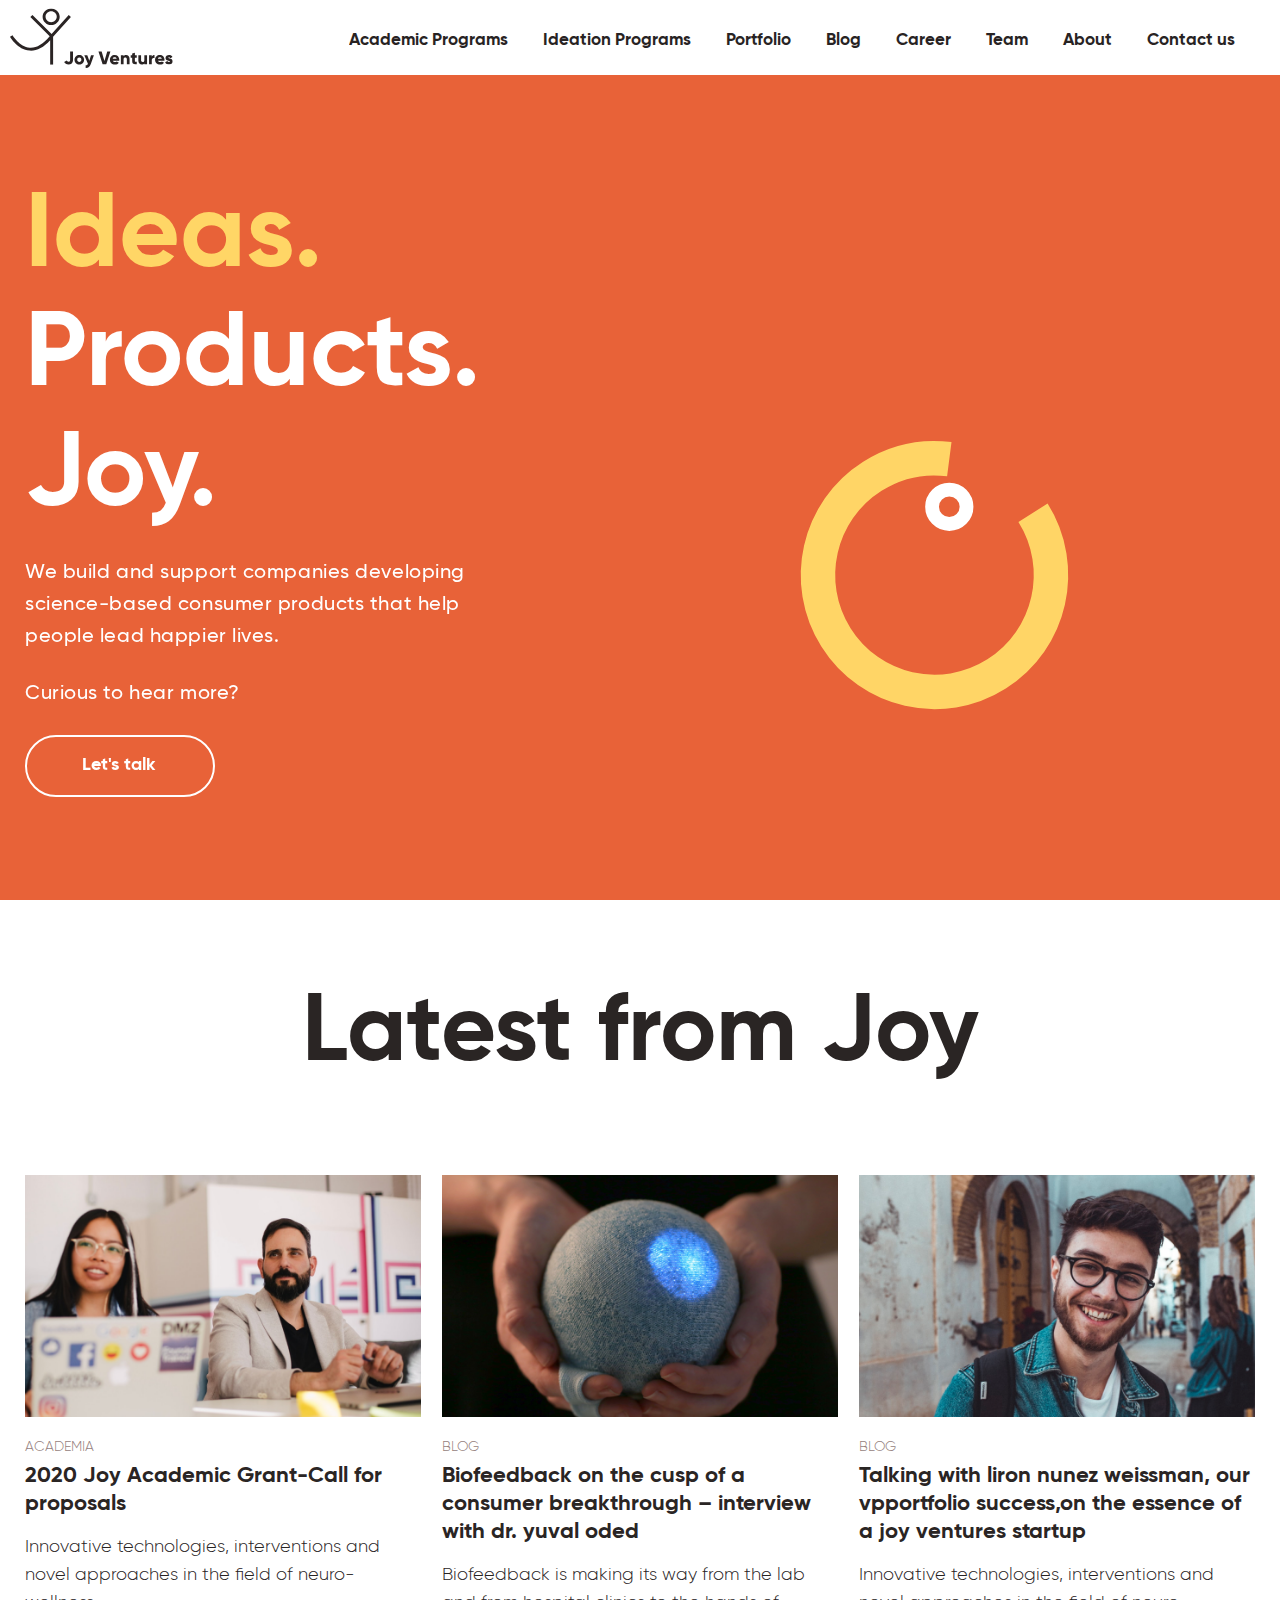
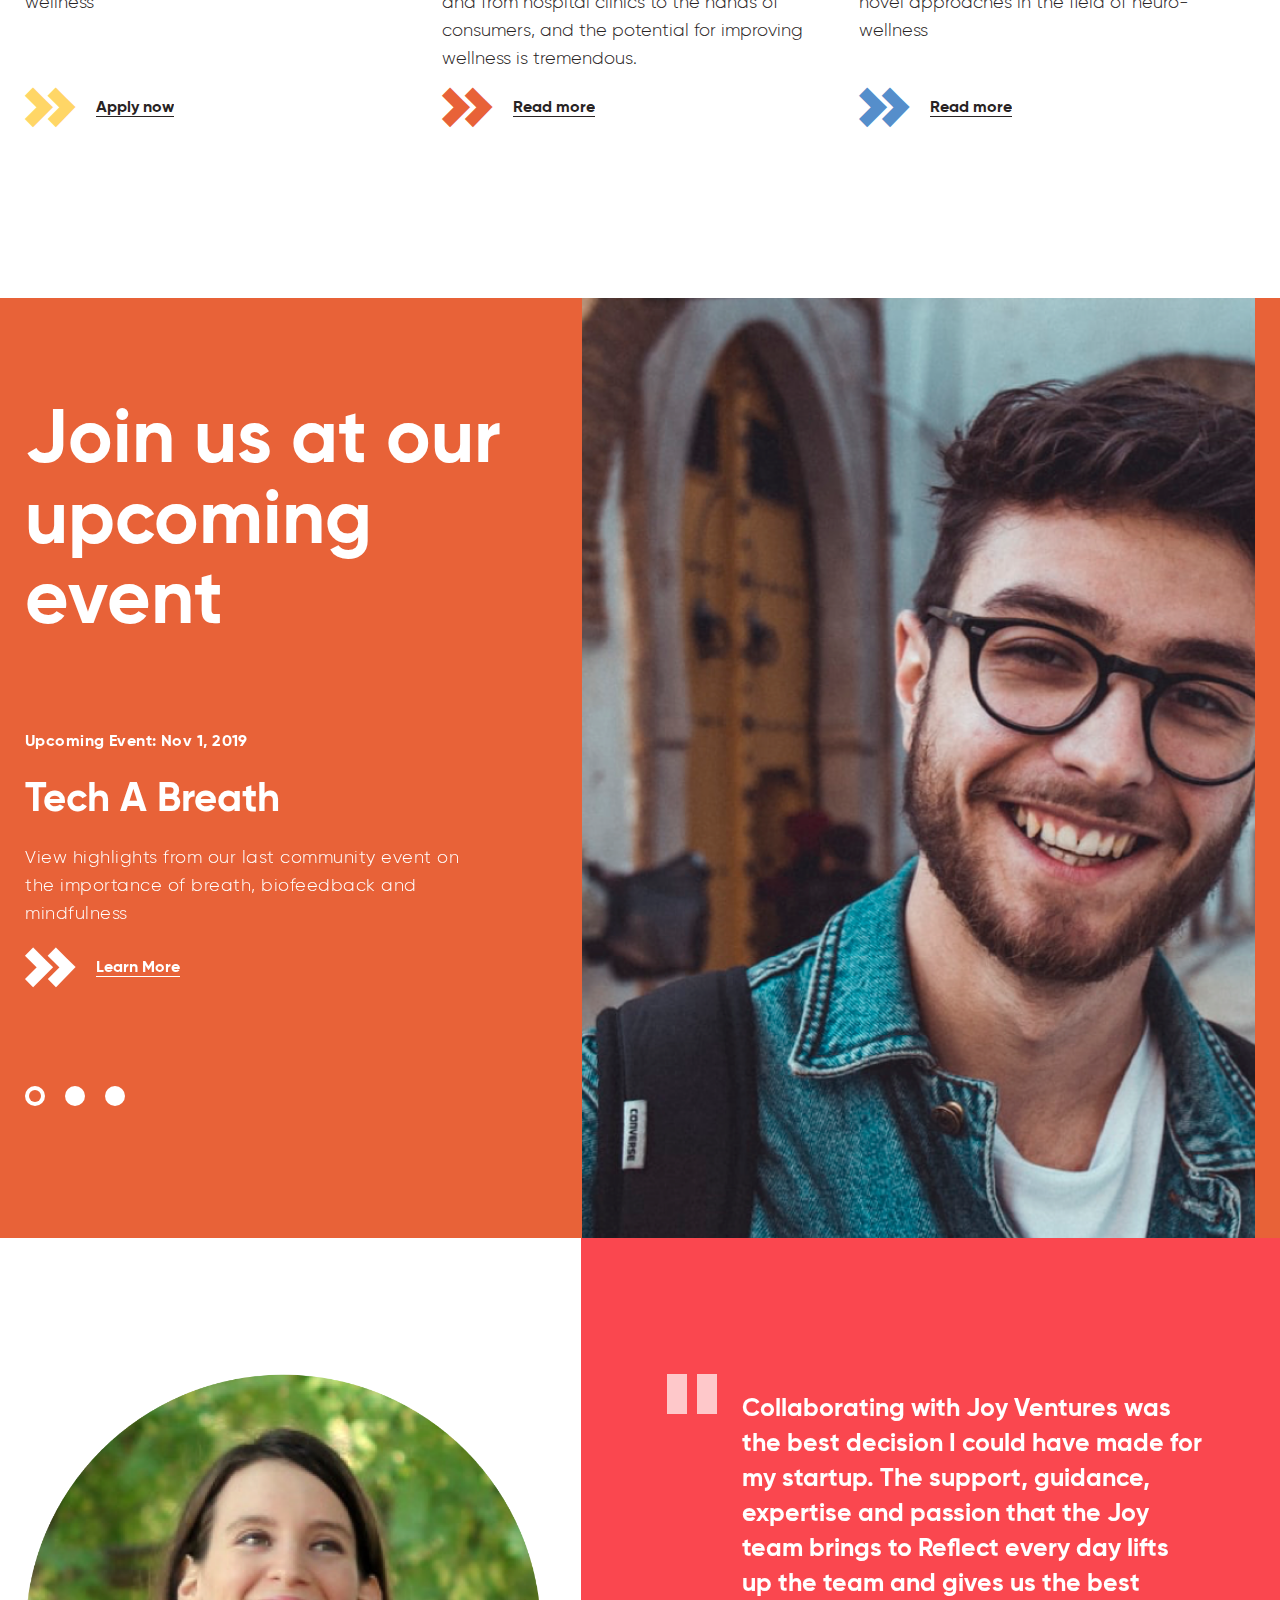
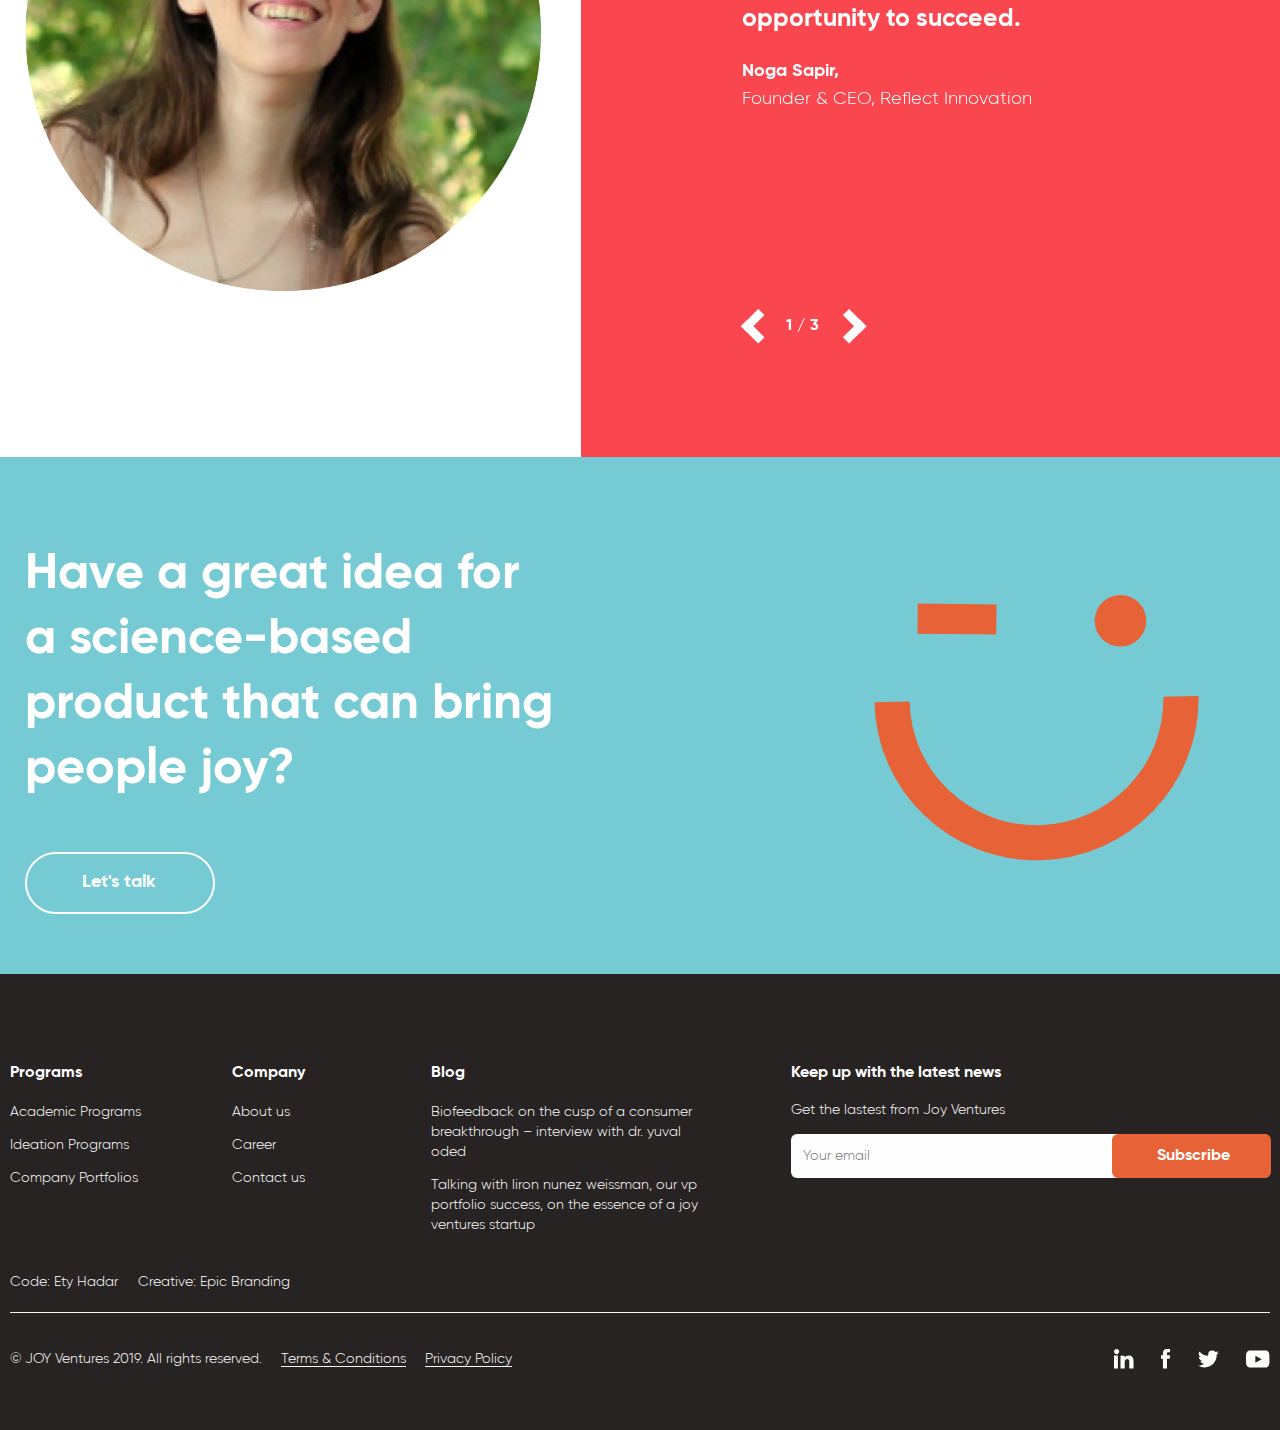
<file: index.html>
<!DOCTYPE html>
<html lang="en">

<head>
    <meta charset="UTF-8">
    <meta name="viewport" content="width=device-width, initial-scale=1.0, maximum-scale=1">
    <meta http-equiv="X-UA-Compatible" content="ie=edge">
    <title>Joy</title>
    <link rel="stylesheet" href="css/main.min.css">
</head>

<body class="home-page">
    <header class="header">
        <section class="layout__wrapper header__box">
            <a class="logo" href="#" title="Logo">
                <img src="images/logo.svg" alt="">
            </a>
            <div class="menu">
                <div class="burger">
                    <span class="burger-item one"></span>
                    <span class="burger-item two"></span>
                    <span class="burger-item three"></span>
                </div>
                <ul class="menu__wrapper">
                    <li class="menu__item parrent">
                        <a href="" class="menu__link">Academic Programs
                            <svg xmlns="http://www.w3.org/2000/svg" xmlns:xlink="http://www.w3.org/1999/xlink" width="13" height="8" viewBox="0 0 13 8">
                                <defs>
                                    <path id="a" d="M10-.59L8.59-2l-6 6 6 6L10 8.59 5.42 4z"/>
                                </defs>
                                <use fill-rule="nonzero" transform="rotate(-90 6.5 3.795)" xlink:href="#a"/>
                            </svg>
                        </a>
                        <ul class="menu__inner">
                            <li><a href="#">Academic grant 2019</a></li>
                            <li><a href="#">Past Grantees</a></li>
                        </ul>
                    </li>
                    <li class="menu__item"><a href="#" class="menu__link">Ideation Programs</a></li>
                    <li class="menu__item"><a href="#" class="menu__link">Portfolio</a></li>
                    <li class="menu__item"><a href="#" class="menu__link">Blog</a></li>
                    <li class="menu__item"><a href="#" class="menu__link">Career</a></li>
                    <li class="menu__item"><a href="#" class="menu__link">Team</a></li>
                    <li class="menu__item"><a href="#" class="menu__link">About</a></li>
                    <li class="menu__item"><a href="#" class="menu__link">Contact us</a></li>
                </ul>
            </div>
        </section>
    </header>
    <main class="main">
        <section class="top-banner home-animation">
            <div class="layout__wrapper animation-scroll">
                <div class="animations" id="lottie-scroll"></div>
            </div>
            <div class="swiper-container">
                <div class="layout__wrapper swiper-wrapper">
                    <div class="top-banner__box slide-1 swiper-slide">
                        <div class="top-banner__info">
                            <h1 class="top-banner__tagline">
                                <span class="anim-tag first-item">Ideas.</span>
                                <span class="anim-tag second-item">Products.</span>
                                <span class="anim-tag third-item">Joy.</span>
                            </h1>
                            <p>We build and support companies developing science-based consumer products that help people lead happier lives.</p>
                            <p>Curious to hear more? </p>
                            <a href="#" title="" class="btn">Let's talk</a>
                        </div>
                        <div class="top-banner__image" id="lottie"></div>
                    </div>
                    <div class="top-banner__box slide-2 swiper-slide">
                        <div class="top-banner__info">
                            <h3 class="top-banner__tagline">
                                <span>Science &</span> 
                                <span>Academia</span>
                            </h3>
                            <p>We initiate and fund research in the fields of resilience, mood and emotion regulation, which have the potential to impact the emotional wellbeing of healthy individuals.</p>
                            <a href="#" class="link white">
                                <i class="icon-arrow"></i>
                                <span>Joy Grant 2020 – Call for Proposals</span>
                            </a>
                            <a href="#" title="" class="btn">Academic Programs</a>
                        </div>
                    </div>
                    <div class="top-banner__box slide-3 swiper-slide">
                        <div class="top-banner__info">
                            <h3 class="top-banner__tagline">
                                <span>Ideation &</span> 
                                <span>Venture</span>
                                <span>Creation</span>
                            </h3>
                            <p>We run programs dedicated to sparking ideas and launching companies that will develop joyful consumer products. </p>
                            <a href="#" class="link white">
                                <i class="icon-arrow"></i>
                                <span>Entrepreneur in Residence Program</span>
                            </a>
                            <a href="#" title="" class="btn">Ideation Programs</a>
                        </div>
                    </div>
                    <div class="top-banner__box slide-4 swiper-slide">
                        <div class="top-banner__info">
                            <h3 class="top-banner__tagline">
                                <span>Investment &</span> 
                                <span>Incubation</span>
                            </h3>
                            <p>We invest in passionate entrepreneurs and startup teams, and provide them with customized guidance and funding throughout their product development journey.</p>
                            <a href="#" class="link white">
                                <i class="icon-arrow"></i>
                                <span>See how we do it</span>
                            </a>
                            <a href="#" title="" class="btn">Portfolio Companies</a>
                            
                        </div>
                    </div>
                </div>
            </div>
        </section>
        <div class="layout__wrapper">
            <section class="promotion-posts">
                <h2 class="title">Latest from Joy</h2>
                <ul class="promotion-posts__box">
                    <li class="promotion-posts__post">
                        <a href="#" class="promotion-posts__image">
                            <picture>
                                <source srcset="images/academia-1@2x.png" media="(min-width: 768px)">
                                <img src="images/academia-1@2x.png" alt="">
                            </picture>
                        </a>
                        <a href="#" class="promotion-posts__cat">ACADEMIA</a>
                        <a href="#" class="promotion-posts__name">
                            <h2>2020 Joy Academic Grant-Call for proposals</h2>
                        </a>
                        <p class="promotion-posts__desc">Innovative technologies, interventions and novel approaches in the field of neuro-wellness</p>
                        <a href="#" class="promotion-posts__link link">
                            <i class="icon-arrow"></i>
                            <span>Apply now</span>
                        </a>
                    </li>
                    <li class="promotion-posts__post">
                        <a href="#" class="promotion-posts__image">
                            <picture>
                                <source srcset="images/blog-1@2x.png" media="(min-width: 768px)">
                                <img src="images/blog-1@2x.png" alt="">
                            </picture>
                        </a>
                        <a href="#" class="promotion-posts__cat">BLOG</a>
                        <a href="#" class="promotion-posts__name">
                            <h2>Biofeedback on the cusp of a consumer breakthrough – interview with dr. yuval oded</h2>
                        </a>
                        <p class="promotion-posts__desc">Biofeedback is making its way from the lab and from hospital clinics to the hands of consumers, and the potential for improving wellness is tremendous.</p>
                        <a href="#" class="promotion-posts__link link">
                            <i class="icon-arrow"></i>
                            <span>Read more</span>
                        </a>
                    </li>
                    <li class="promotion-posts__post">
                        <a href="#" class="promotion-posts__image">
                            <picture>
                                <source srcset="images/img-blog-2@2x.png" media="(min-width: 768px)">
                                <img src="images/img-blog-2@2x.png" alt="">
                            </picture>
                        </a>
                        <a href="#" class="promotion-posts__cat">BLOG</a>
                        <a href="#" class="promotion-posts__name">
                            <h2>Talking with liron nunez weissman, our vpportfolio success,on the essence of a joy ventures startup</h2>
                        </a>
                        <p class="promotion-posts__desc">Innovative technologies, interventions and novel approaches in the field of neuro-wellness</p>
                        <a href="#" class="link promotion-posts__link">
                            <i class="icon-arrow"></i>
                            <span>Read more</span>
                        </a>
                    </li>
                </ul>
            </section>
        </div>
        <section class="promotion-slider">
            <div class="layout__wrapper">
                <div class="promotion-slider__box swiper-container">
                    <div class="swiper-wrapper">
                        <div class="promotion-slider__slide swiper-slide">
                            <div class="promotion-slider__slide-info">
                                <h4 class="promotion-slider__slide-title">Join us at our upcoming event</h4>
                                <span class="promotion-slider__slide-date">Upcoming Event: Nov 1, 2019</span>
                                <h6 class="promotion-slider__slide-tagline">Tech A Breath</h6>
                                <p class="promotion-slider__slide-desc">View highlights from our last community event on the importance of breath, biofeedback and mindfulness</p>
                                <a href="#" class="promotion-slider__slide-link link white">
                                    <i class="icon-arrow"></i>
                                    <span>Learn More</span>
                                </a>
                            </div>
                            <div class="promotion-slider__slide-img">
                                <picture>
                                    <source srcset="images/slider-img.png" media="(min-width: 768px)">
                                    <img src="images/slider-img.png" alt="">
                                </picture>
                            </div>
                        </div>
                        <div class="promotion-slider__slide swiper-slide">
                            <div class="promotion-slider__slide-info">
                                <h4 class="promotion-slider__slide-title">Join us at our upcoming event</h4>
                                <span class="promotion-slider__slide-date">Upcoming Event: Nov 1, 2019</span>
                                <h6 class="promotion-slider__slide-tagline">Tech A Breath</h6>
                                <p class="promotion-slider__slide-desc">View highlights from our last community event on the importance of breath, biofeedback and mindfulness</p>
                                <a href="#" class="promotion-slider__slide-link link white">
                                    <i class="icon-arrow"></i>
                                    <span>Learn More</span>
                                </a>
                            </div>
                            <div class="promotion-slider__slide-img">
                                <picture>
                                    <source srcset="images/slider-img.png" media="(min-width: 768px)">
                                    <img src="images/slider-img.png" alt="">
                                </picture>
                            </div>
                        </div>
                        <div class="promotion-slider__slide swiper-slide">
                            <div class="promotion-slider__slide-info">
                                <h4 class="promotion-slider__slide-title">Join us at our upcoming event</h4>
                                <span class="promotion-slider__slide-date">Upcoming Event: Nov 1, 2019</span>
                                <h6 class="promotion-slider__slide-tagline">Tech A Breath</h6>
                                <p class="promotion-slider__slide-desc">View highlights from our last community event on the importance of breath, biofeedback and mindfulness</p>
                                <a href="#" class="promotion-slider__slide-link link white">
                                    <i class="icon-arrow"></i>
                                    <span>Learn More</span>
                                </a>
                            </div>
                            <div class="promotion-slider__slide-img">
                                <picture>
                                    <source srcset="images/slider-img.png" media="(min-width: 768px)">
                                    <img src="images/slider-img.png" alt="">
                                </picture>
                            </div>
                        </div>
                    </div>
                    <div class="swiper-pagination"></div>
                </div>
            </div>
        </section>
        <section class="testimonials">
            
            <div class="layout__wrapper">
                <div class="testimonials__back"></div>
                <div class="testimonials__box swiper-container">
                    <div class="swiper-wrapper">
                        <div class="testimonials__slide swiper-slide">
                            <div class="testimonials__image">
                                <picture>
                                    <source srcset="images/img-testamonials@2x.png" media="(min-width: 768px)">
                                    <img src="images/img-testamonials@2x.png" alt="">
                                </picture>
                            </div>
                            <div class="testimonials__info">
                                <blockquote>
                                    Collaborating with Joy Ventures was the best decision I could have made for my startup.  The support, guidance, expertise and passion that the Joy team brings to Reflect every day lifts up the team and gives us the best opportunity to succeed.
                                </blockquote>
                                <span class="testimonials__info-name">Noga Sapir,</span>
                                <span class="testimonials__info-position">Founder & CEO, Reflect Innovation</span>
                            </div>
                        </div>
                        <div class="testimonials__slide swiper-slide">
                            <div class="testimonials__image">
                                <picture>
                                    <source srcset="images/academia-1@2x.png" media="(min-width: 768px)">
                                    <img src="images/academia-1@2x.png" alt="">
                                </picture>
                            </div>
                            <div class="testimonials__info">
                                <blockquote>
                                    Collaborating with Joy Ventures was the best decision I could have made for my startup.  The support, guidance, expertise and passion that the Joy team brings to Reflect every day lifts up the team and gives us the best opportunity to succeed.
                                </blockquote>
                                <span class="testimonials__info-name">Noga Sapir,</span>
                                <span class="testimonials__info-position">Founder & CEO, Reflect Innovation</span>
                            </div>
                        </div>
                        <div class="testimonials__slide swiper-slide">
                            <div class="testimonials__image">
                                <picture>
                                    <source srcset="images/img-testamonials@2x.png" media="(min-width: 768px)">
                                    <img src="images/img-testamonials@2x.png" alt="">
                                </picture>
                            </div>
                            <div class="testimonials__info">
                                <blockquote>
                                    Collaborating with Joy Ventures was the best decision I could have made for my startup.  The support, guidance, expertise and passion that the Joy team brings to Reflect every day lifts up the team and gives us the best opportunity to succeed.
                                </blockquote>
                                <span class="testimonials__info-name">Noga Sapir,</span>
                                <span class="testimonials__info-position">Founder & CEO, Reflect Innovation</span>
                            </div>
                        </div>
                    </div>
                </div>
                <div class="testimonials__nav">
                    <div class="swiper-button-prev testimonials__arr">
                        <svg xmlns="http://www.w3.org/2000/svg" width="25" height="36" viewBox="0 0 25 36">
                            <g fill="none" fill-rule="evenodd">
                                <path class="fill" d="M21.355 4L4 21.355"/>
                                <path class="stroke" stroke-width="8.807" d="M21.355 4L4 21.355"/>
                                <path class="fill" d="M21.355 32.48L4 15.125"/>
                                <path class="stroke" stroke-width="8.807" d="M21.355 32.48L4 15.125"/>
                            </g>
                        </svg>
                    </div>
                    <div class="swiper-pagination"></div>
                    <div class="swiper-button-next testimonials__arr">
                        <svg xmlns="http://www.w3.org/2000/svg" width="25" height="36" viewBox="0 0 25 36">
                            <g fill="none" fill-rule="evenodd">
                                <path class="fill" d="M4 4l17.355 17.355"/>
                                <path class="stroke" stroke-width="8.807" d="M4 4l17.355 17.355"/>
                                <path class="fill" d="M4 32.48l17.355-17.355"/>
                                <path class="stroke" stroke-width="8.807" d="M4 32.48l17.355-17.355"/>
                            </g>
                        </svg>
                    </div>
                </div>
            </div>
        </section>
        <section class="lets-talk">
            <div class="layout__wrapper">
                <div class="lets-talk__box">
                    <div class="lets-talk__info">
                        <h4>
                            Have a great idea for a science-based product that can bring people joy?  
                        </h4>
                        <a href="#" title="" class="btn">Let's talk</a>
                    </div>
                    <div class="lets-talk__image">
                        <svg xmlns="http://www.w3.org/2000/svg" viewBox="0 0 324 265">
                            <g fill="none" fill-rule="evenodd" stroke="#E86238" transform="translate(-29 10)">
                                <ellipse cx="274.689" cy="15.694" fill="#E86238" stroke-width="20" rx="15.698" ry="15.694"/>
                                <path stroke-linecap="square" stroke-width="30" d="M136 14.25l-48.5-.5"/>
                                <path stroke-width="35" d="M334.972 91c1.546 79.078-61.666 144.435-141.182 145.972C114.264 238.51 48.55 175.645 47 96.564"/>
                            </g>
                        </svg>
                    </div>
                </div>
            </div>
        </section>
    </main>
    <footer class="footer">
        <section class="layout__wrapper footer__box">
            <div class="footer__info">
                <div class="footer__menu">
                    <ul class="footer__menu-column">
                        <li class="footer__heading">
                            <a href="#">Programs</a>
                        </li>
                        <li class="footer__menu-link">
                            <a href="#">Academic Programs</a>
                        </li>
                        <li class="footer__menu-link">
                            <a href="#">Ideation Programs</a>
                        </li>
                        <li class="footer__menu-link">
                            <a href="#">Company Portfolios</a>
                        </li>
                    </ul>
                    <ul class="footer__menu-column">
                        <li class="footer__heading">
                            <a href="#">Company</a>
                        </li>
                        <li class="footer__menu-link">
                            <a href="#">About us</a>
                        </li>
                        <li class="footer__menu-link">
                            <a href="#">Career</a>
                        </li>
                        <li class="footer__menu-link">
                            <a href="#">Contact us</a>
                        </li>
                    </ul>
                    <ul class="footer__menu-column footer__blog">
                        <li class="footer__heading">
                            <a href="#">Blog</a>
                        </li>
                        <li class="footer__menu-link">
                            <a href="#">Biofeedback on the cusp of a consumer breakthrough – interview with dr. yuval oded</a>
                        </li>
                        <li class="footer__menu-link">
                            <a href="#">Talking with liron nunez weissman, our vp portfolio success, on the essence of a joy ventures startup</a>
                        </li>
                    </ul>
                </div>
                <div class="footer__subscribe">
                    <div class="footer__subscribe-heading">Keep up with the latest news</div>
                    <div class="footer__subscribe-desc">Get the lastest from Joy Ventures</div>
                    <form action="#" class="footer__subscribe-form">
                        <input type="text" placeholder="Your email" class="footer__subscribe-input">
                        <button class="footer__subscribe-button">Subscribe</button>
                    </form>
                </div>
            </div>
            <div class="footer__copyright">
                <div class="footer__developer">
                    <span>Code: Ety Hadar</span>
                    <span>Creative: Epic Branding</span>
                </div>
                <div class="footer__copy">
                    <span>© JOY Ventures 2019<span class="in-block">. All rights reserved.</span></span>
                    <a href="#">Terms<span class="in-block"> & Conditions</span></a>
                    <a href="#">Privacy Policy</a>
                </div>
                <div class="footer__social">
                    <a href="#" class="footer__social-link linkid">
                        <svg xmlns="http://www.w3.org/2000/svg" width="20" height="20" viewBox="0 0 20 20">
                            <path fill-rule="evenodd" d="M19.5 19.5h-4.213v-6.906c0-2.038-.916-2.666-2.099-2.666-1.25 0-2.475.889-2.475 2.717V19.5H6.5V6.855h4.051v1.752h.054c.408-.778 1.83-2.107 4.004-2.107 2.35 0 4.891 1.317 4.891 5.18v7.82zM2.6 5.2C1.164 5.2 0 4.103 0 2.6 0 1.1 1.164 0 2.6 0c1.436 0 2.6 1.099 2.6 2.6 0 1.503-1.164 2.6-2.6 2.6zM0 19.5h3.9v-13H0v13z"/>
                        </svg>
                    </a>
                    <a href="#" class="footer__social-link facebook">
                        <svg xmlns="http://www.w3.org/2000/svg" width="10" height="20" viewBox="0 0 10 20">
                            <path fill-rule="evenodd" d="M8.743 9.756H6V19.5H1.934V9.756H0v-3.44h1.934v-2.23C1.934 2.491 2.694 0 6.038 0l3.01.012v3.341H6.863c-.357 0-.862.178-.862.936v2.027h3.1l-.357 3.44z"/>
                        </svg>
                    </a>
                    <a href="#" class="footer__social-link twitter">
                        <svg xmlns="http://www.w3.org/2000/svg" width="21" height="18" viewBox="0 0 21 18">
                            <path fill-rule="evenodd" d="M14.29.6a4.265 4.265 0 0 0-4.155 4.265c0 .334.036.66.109.973A12.117 12.117 0 0 1 1.448 1.38a4.263 4.263 0 0 0 1.321 5.696 4.26 4.26 0 0 1-1.934-.534v.055a4.269 4.269 0 0 0 3.424 4.182 4.292 4.292 0 0 1-1.927.073 4.27 4.27 0 0 0 3.984 2.963 8.555 8.555 0 0 1-5.297 1.826c-.344 0-.685-.018-1.019-.058A12.075 12.075 0 0 0 6.54 17.5c7.85 0 12.143-6.501 12.143-12.14 0-.184-.004-.37-.012-.553A8.642 8.642 0 0 0 20.8 2.599a8.49 8.49 0 0 1-2.45.672 4.275 4.275 0 0 0 1.876-2.36 8.548 8.548 0 0 1-2.71 1.036A4.262 4.262 0 0 0 14.4.6h-.11z"/>
                        </svg>
                    </a>
                    <a href="#" class="footer__social-link youtube">
                        <svg xmlns="http://www.w3.org/2000/svg" width="24" height="18" viewBox="0 0 24 18">
                            <path fill-rule="evenodd" d="M9.355 12.634V5.747l6.374 3.444-6.374 3.443zM19.568.6H4.146C1.197.6 0 3.074 0 6.127v5.846C0 15.026 1.323 17.5 4.272 17.5h15.172c2.947 0 3.956-2.474 3.956-5.527V6.127C23.4 3.074 22.517.6 19.568.6z"/>
                        </svg>
                    </a>
                </div>
            </div>
        </section>
    </footer>
    <script src="js/jquery-3.4.1.min.js"></script>
    <script src="js/swiper.min.js"></script>
    <script src="js/main.js"></script>
    <script src="js/lottie.js"></script>
</body>

</html>
</file>
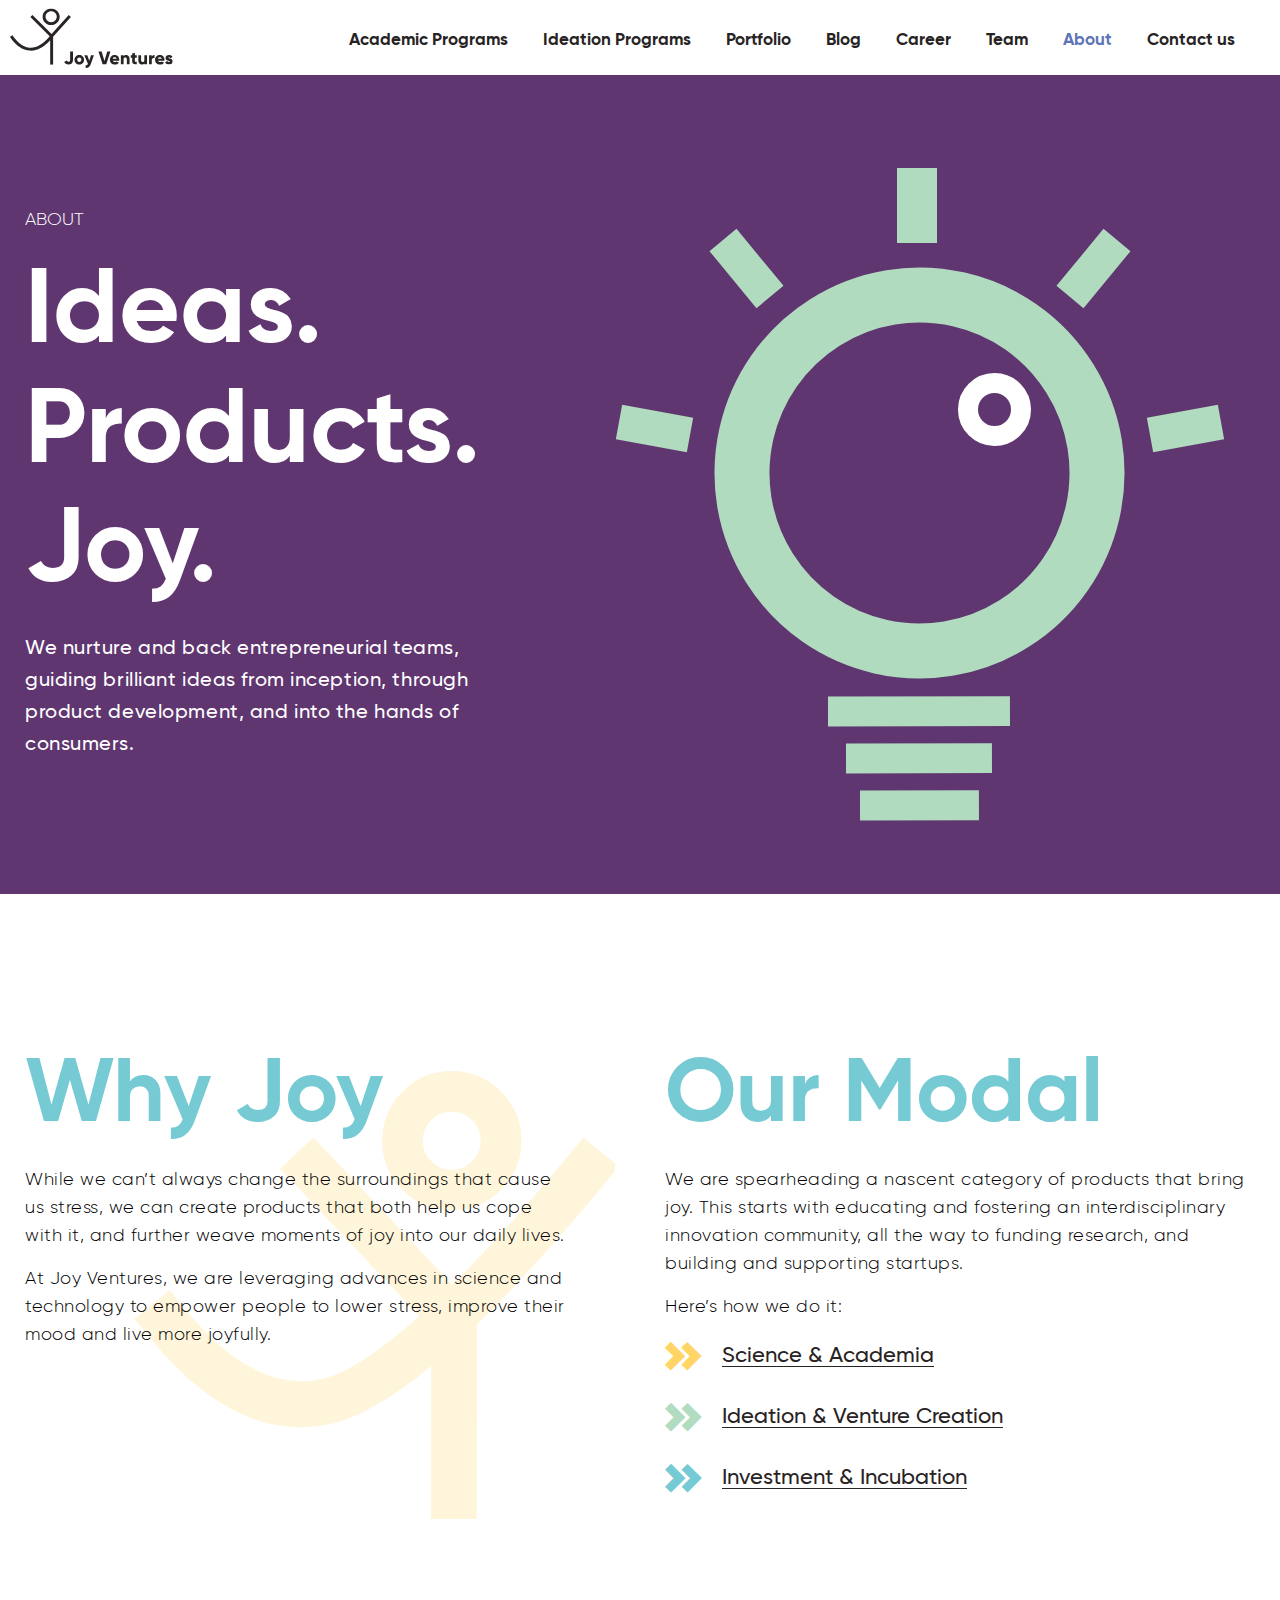
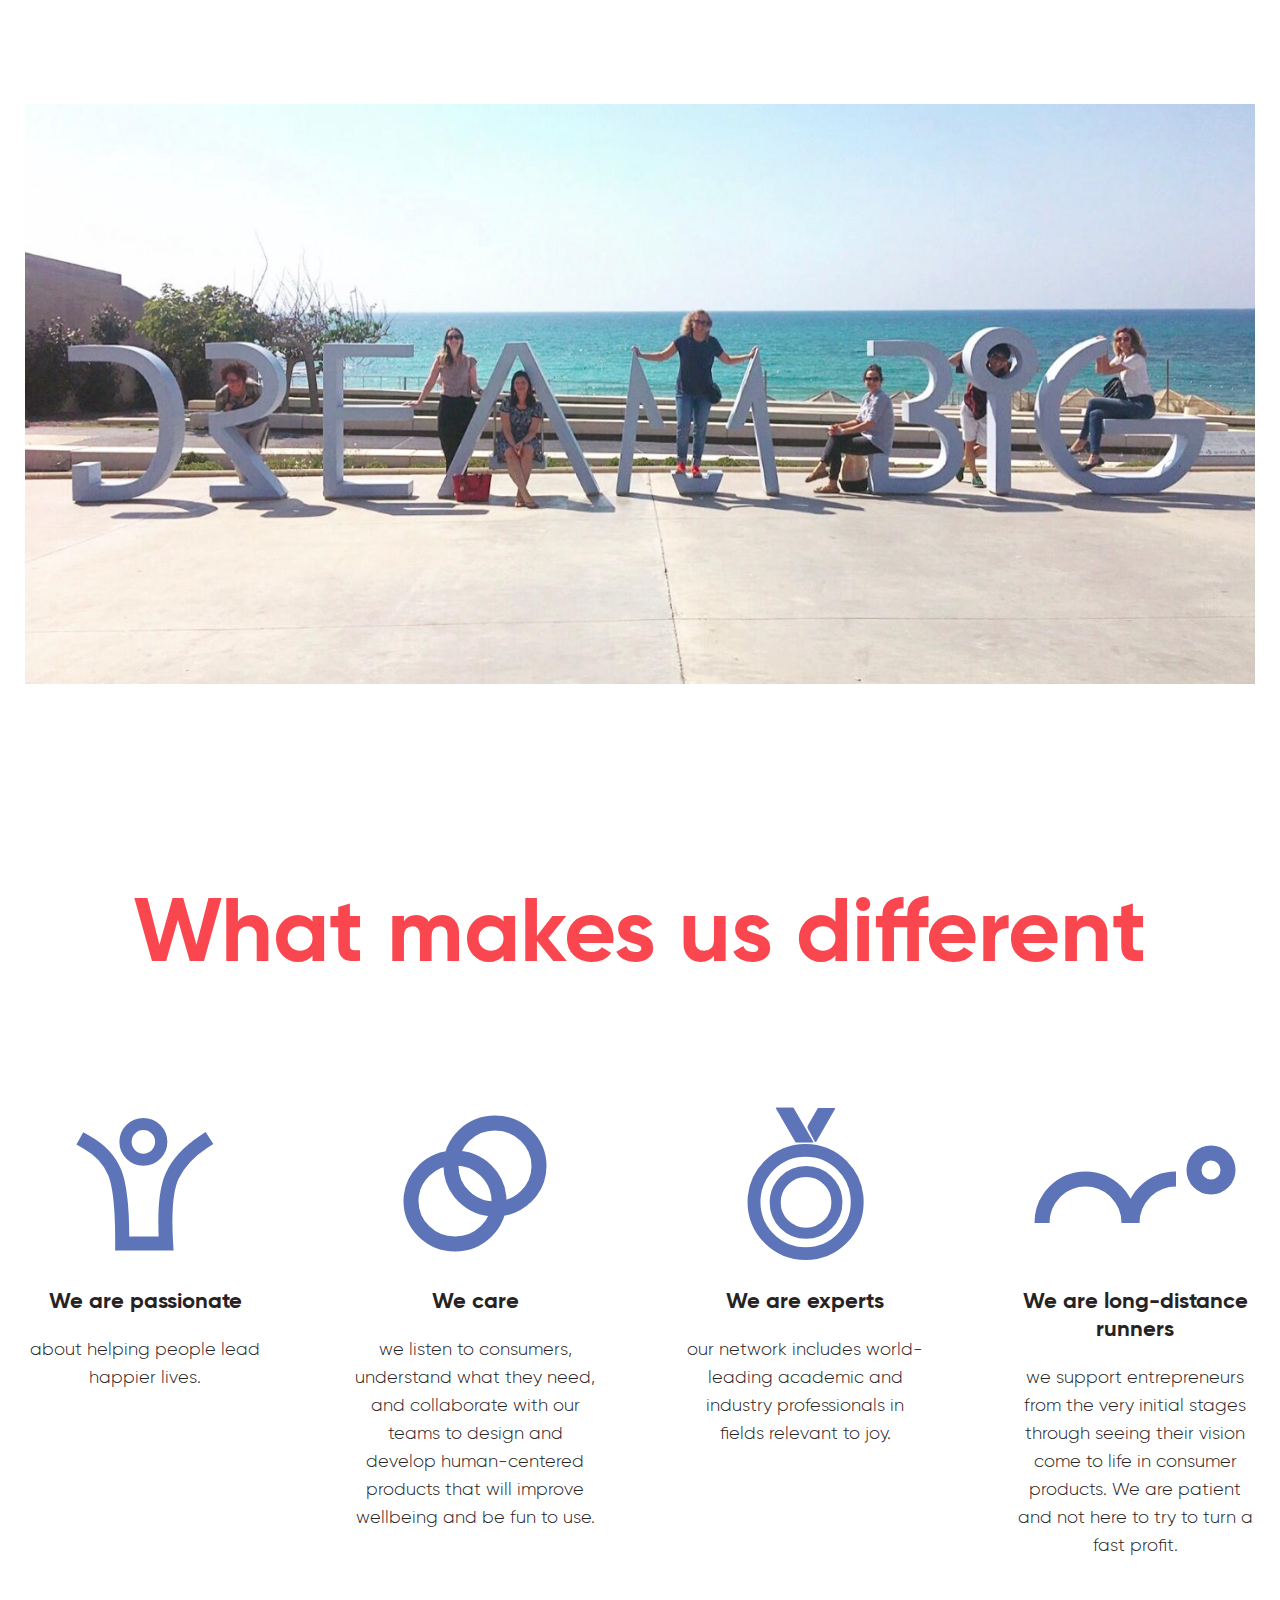
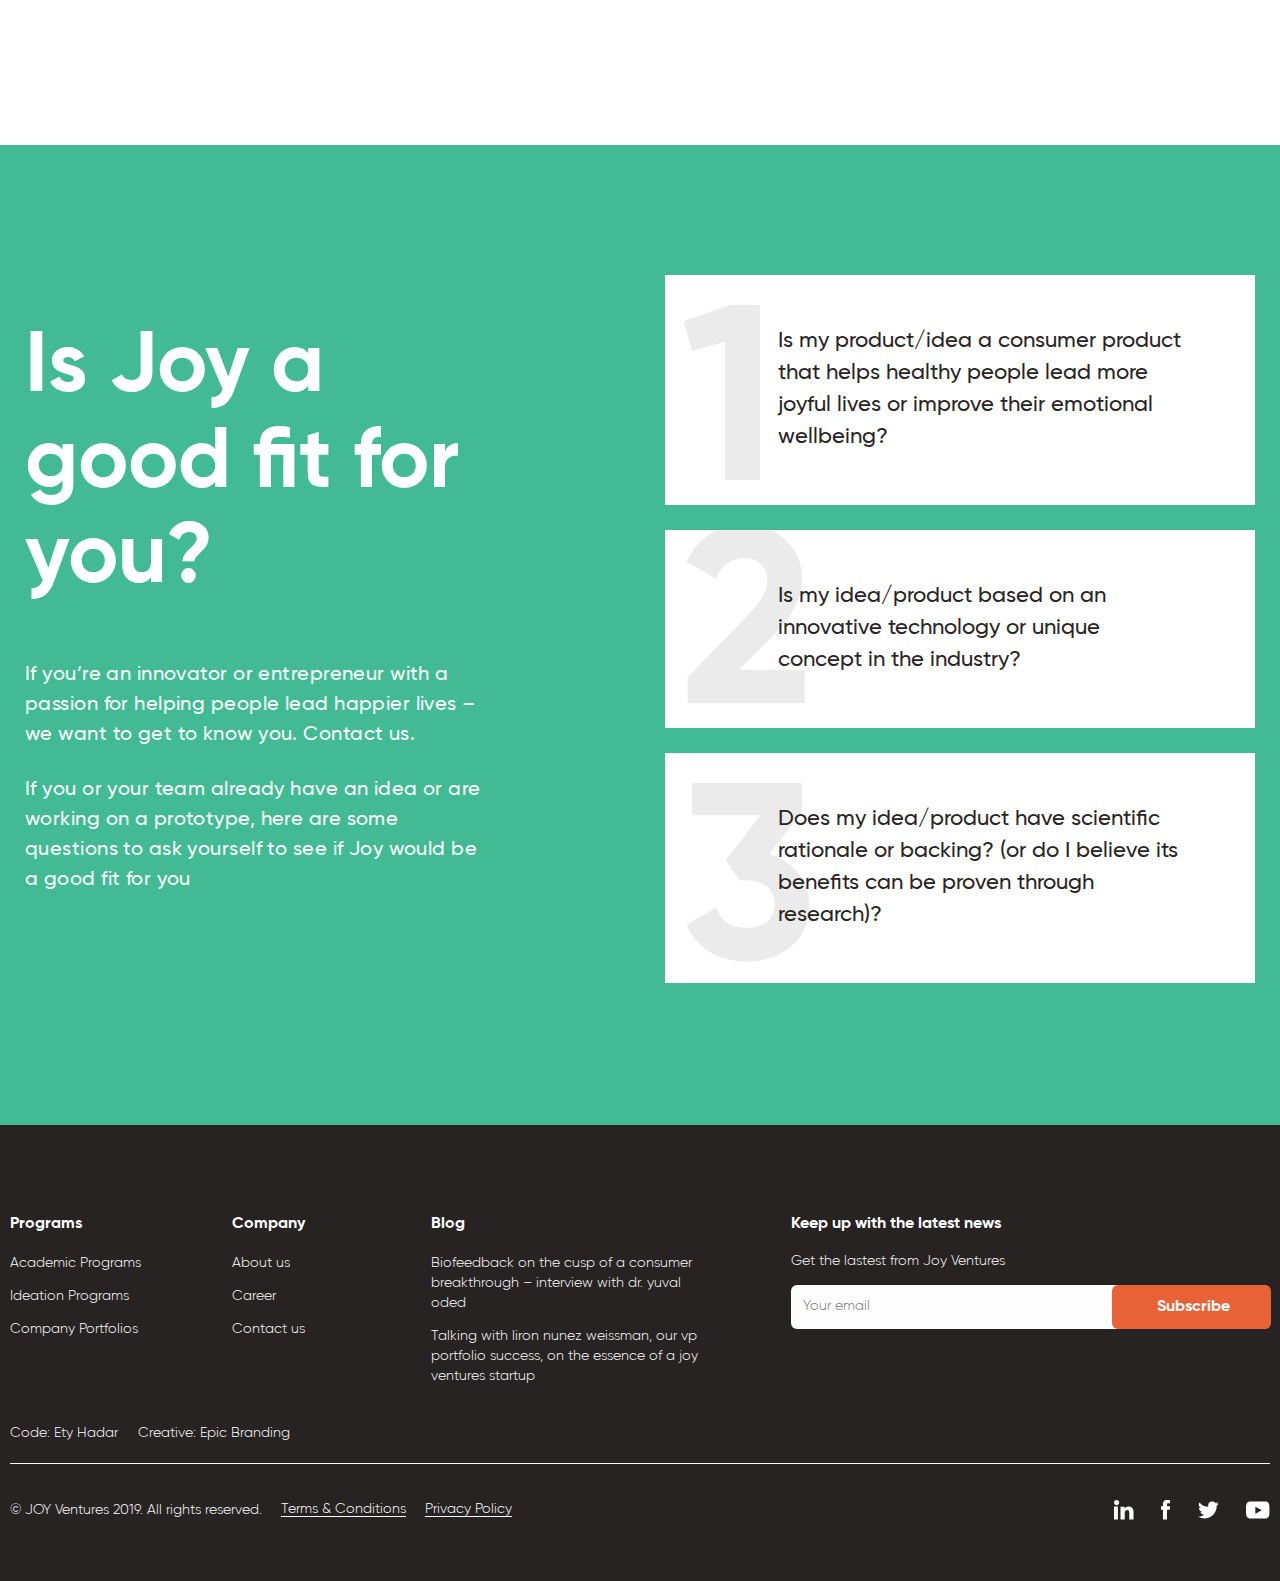
<file: index_about.html>
<!DOCTYPE html>
<html lang="en">

<head>
    <meta charset="UTF-8">
    <meta name="viewport" content="width=device-width, initial-scale=1.0, maximum-scale=1">
    <meta http-equiv="X-UA-Compatible" content="ie=edge">
    <title>Joy</title>
    <link rel="stylesheet" href="css/main.min.css">
</head>

<body class="about-page">
    <header class="header">
        <section class="layout__wrapper header__box">
            <a class="logo" href="#" title="Logo">
                <img src="images/logo.svg" alt="">
            </a>
            <div class="menu">
                <div class="burger">
                    <span class="burger-item one"></span>
                    <span class="burger-item two"></span>
                    <span class="burger-item three"></span>
                </div>
                <ul class="menu__wrapper">
                    <li class="menu__item parrent">
                        <a href="" class="menu__link">Academic Programs
                            <svg xmlns="http://www.w3.org/2000/svg" xmlns:xlink="http://www.w3.org/1999/xlink" width="13" height="8" viewBox="0 0 13 8">
                                <defs>
                                    <path id="a" d="M10-.59L8.59-2l-6 6 6 6L10 8.59 5.42 4z"/>
                                </defs>
                                <use fill-rule="nonzero" transform="rotate(-90 6.5 3.795)" xlink:href="#a"/>
                            </svg>
                        </a>
                        <ul class="menu__inner">
                            <li><a href="#">Academic grant 2019</a></li>
                            <li><a href="#">Past Grantees</a></li>
                        </ul>
                    </li>
                    <li class="menu__item"><a href="#" class="menu__link">Ideation Programs</a></li>
                    <li class="menu__item"><a href="#" class="menu__link">Portfolio</a></li>
                    <li class="menu__item"><a href="#" class="menu__link">Blog</a></li>
                    <li class="menu__item"><a href="#" class="menu__link">Career</a></li>
                    <li class="menu__item"><a href="#" class="menu__link">Team</a></li>
                    <li class="menu__item current"><a href="#" class="menu__link">About</a></li>
                    <li class="menu__item"><a href="#" class="menu__link">Contact us</a></li>
                </ul>
            </div>
        </section>
    </header>
    <main class="main">
        <section class="top-banner">
            <div class="layout__wrapper">
                <div class="top-banner__box">
                    <div class="top-banner__info">
                        <h1>About</h1>
                        <h2 class="top-banner__tagline">
                            <span>Ideas.</span>
                            <span>Products.</span>
                            <span>Joy.</span>
                        </h2>
                        <p>We nurture and back entrepreneurial teams, guiding brilliant ideas from inception, through product development, and into the hands of consumers.</p>
                    </div>
                    <div class="top-banner__image">
                        <img src="images/icon-about.svg" alt="">
                    </div>
                </div>
            </div>
        </section>
        <section class="j-two-columns layout__wrapper">
            <div class="j-column">
                <h2>Why Joy</h2>
                <p>While we can’t always change the surroundings that cause us stress, we can create products that both help us cope with it, and further weave moments of joy into our daily lives.</p>
                <p>At Joy Ventures, we are leveraging advances in science and technology to empower people to lower stress, improve their mood and live more joyfully.</p>
            </div>
            <div class="j-column">
                <h2>Our Modal</h2>
                <p>We are spearheading a nascent category of products that bring joy. This starts with educating and fostering an interdisciplinary innovation community, all the way to funding research, and building and supporting startups.</p>
                <p>Here’s how we do it:</p>
                <ul>
                    <li>
                        <i class="icon-arrow"></i>
                        <a href="#">Science & Academia</a>
                    </li>
                    <li>
                        <i class="icon-arrow"></i>
                        <a href="#">Ideation & Venture Creation</a>
                    </li>
                    <li>
                        <i class="icon-arrow"></i>
                        <a href="#">Investment & Incubation</a>
                    </li>
                </ul>
            </div>
        </section>
        <picture class="big-image-block layout__wrapper">
            <source srcset="images/img-dream.jpg" media="(min-width: 768px)">
            <img src="images/img-dream.jpg" alt="">
        </picture>
        <h3 class="custom-title">What makes us different</h3>
        <section class="j-four-columns layout__wrapper">
            <div class="j-four-column">
                <figure>
                    <img src="images/icon-passionate.svg" alt="">
                </figure>
                <p>We are passionate</p>
                <p>about helping people lead happier lives.</p>
            </div>
            <div class="j-four-column">
                <figure>
                    <img src="images/icon-care.svg" alt="">
                </figure>
                <p>We care</p>
                <p>we listen to consumers, understand what they need, and collaborate with our teams to design and develop human-centered products that will improve wellbeing and be fun to use.</p>
            </div>
            <div class="j-four-column">
                <figure>
                    <img src="images/icon-expert.svg" alt="">
                </figure>
                <p>We are experts</p>
                <p>  our network includes world-leading academic and industry professionals in fields relevant to joy.</p>
            </div>
            <div class="j-four-column">
                <figure>
                    <img src="images/icon-long.svg" alt="">
                </figure>
                <p>We are long-distance runners</p>
                <p>we support entrepreneurs from the very initial stages through seeing their vision come to life in consumer products.  We are patient and not here to try to turn a fast profit.</p>
            </div>
        </section>
        <section class="bottom-two-columns">
            <div class="layout__wrapper j-two-columns">
                <div class="j-column">
                    <h2>Is Joy a good fit for you?</h2>
                    <p>If you’re an innovator or entrepreneur with a passion for helping people lead happier lives – we want to get to know you.  Contact us.</p>
                    <p>If you or your team already have an idea or are working on a prototype, here are some questions to ask yourself to see if Joy would be a good fit for you</p>
                </div>
                <div class="j-column">
                    <p>Is my product/idea a consumer product that helps healthy people lead more joyful lives or improve their emotional wellbeing?</p>
                    <p>Is my idea/product based on an innovative technology or unique concept in the industry?</p>
                    <p>Does my idea/product have scientific rationale or backing? (or do I believe its benefits can be proven through research)?</p>
                </div>
            </div>
        </section>
    </main>
    <footer class="footer">
        <section class="layout__wrapper footer__box">
            <div class="footer__info">
                <div class="footer__menu">
                    <ul class="footer__menu-column">
                        <li class="footer__heading">
                            <a href="#">Programs</a>
                        </li>
                        <li class="footer__menu-link">
                            <a href="#">Academic Programs</a>
                        </li>
                        <li class="footer__menu-link">
                            <a href="#">Ideation Programs</a>
                        </li>
                        <li class="footer__menu-link">
                            <a href="#">Company Portfolios</a>
                        </li>
                    </ul>
                    <ul class="footer__menu-column">
                        <li class="footer__heading">
                            <a href="#">Company</a>
                        </li>
                        <li class="footer__menu-link">
                            <a href="#">About us</a>
                        </li>
                        <li class="footer__menu-link">
                            <a href="#">Career</a>
                        </li>
                        <li class="footer__menu-link">
                            <a href="#">Contact us</a>
                        </li>
                    </ul>
                    <ul class="footer__menu-column footer__blog">
                        <li class="footer__heading">
                            <a href="#">Blog</a>
                        </li>
                        <li class="footer__menu-link">
                            <a href="#">Biofeedback on the cusp of a consumer breakthrough – interview with dr. yuval oded</a>
                        </li>
                        <li class="footer__menu-link">
                            <a href="#">Talking with liron nunez weissman, our vp portfolio success, on the essence of a joy ventures startup</a>
                        </li>
                    </ul>
                </div>
                <div class="footer__subscribe">
                    <div class="footer__subscribe-heading">Keep up with the latest news</div>
                    <div class="footer__subscribe-desc">Get the lastest from Joy Ventures</div>
                    <form action="#" class="footer__subscribe-form">
                        <input type="text" placeholder="Your email" class="footer__subscribe-input">
                        <button class="footer__subscribe-button">Subscribe</button>
                    </form>
                </div>
            </div>
            <div class="footer__copyright">
                <div class="footer__developer">
                    <span>Code: Ety Hadar</span>
                    <span>Creative: Epic Branding</span>
                </div>
                <div class="footer__copy">
                    <span>© JOY Ventures 2019<span class="in-block">. All rights reserved.</span></span>
                    <a href="#">Terms<span class="in-block"> & Conditions</span></a>
                    <a href="#">Privacy Policy</a>
                </div>
                <div class="footer__social">
                    <a href="#" class="footer__social-link linkid">
                        <svg xmlns="http://www.w3.org/2000/svg" width="20" height="20" viewBox="0 0 20 20">
                            <path fill-rule="evenodd" d="M19.5 19.5h-4.213v-6.906c0-2.038-.916-2.666-2.099-2.666-1.25 0-2.475.889-2.475 2.717V19.5H6.5V6.855h4.051v1.752h.054c.408-.778 1.83-2.107 4.004-2.107 2.35 0 4.891 1.317 4.891 5.18v7.82zM2.6 5.2C1.164 5.2 0 4.103 0 2.6 0 1.1 1.164 0 2.6 0c1.436 0 2.6 1.099 2.6 2.6 0 1.503-1.164 2.6-2.6 2.6zM0 19.5h3.9v-13H0v13z"/>
                        </svg>
                    </a>
                    <a href="#" class="footer__social-link facebook">
                        <svg xmlns="http://www.w3.org/2000/svg" width="10" height="20" viewBox="0 0 10 20">
                            <path fill-rule="evenodd" d="M8.743 9.756H6V19.5H1.934V9.756H0v-3.44h1.934v-2.23C1.934 2.491 2.694 0 6.038 0l3.01.012v3.341H6.863c-.357 0-.862.178-.862.936v2.027h3.1l-.357 3.44z"/>
                        </svg>
                    </a>
                    <a href="#" class="footer__social-link twitter">
                        <svg xmlns="http://www.w3.org/2000/svg" width="21" height="18" viewBox="0 0 21 18">
                            <path fill-rule="evenodd" d="M14.29.6a4.265 4.265 0 0 0-4.155 4.265c0 .334.036.66.109.973A12.117 12.117 0 0 1 1.448 1.38a4.263 4.263 0 0 0 1.321 5.696 4.26 4.26 0 0 1-1.934-.534v.055a4.269 4.269 0 0 0 3.424 4.182 4.292 4.292 0 0 1-1.927.073 4.27 4.27 0 0 0 3.984 2.963 8.555 8.555 0 0 1-5.297 1.826c-.344 0-.685-.018-1.019-.058A12.075 12.075 0 0 0 6.54 17.5c7.85 0 12.143-6.501 12.143-12.14 0-.184-.004-.37-.012-.553A8.642 8.642 0 0 0 20.8 2.599a8.49 8.49 0 0 1-2.45.672 4.275 4.275 0 0 0 1.876-2.36 8.548 8.548 0 0 1-2.71 1.036A4.262 4.262 0 0 0 14.4.6h-.11z"/>
                        </svg>
                    </a>
                    <a href="#" class="footer__social-link youtube">
                        <svg xmlns="http://www.w3.org/2000/svg" width="24" height="18" viewBox="0 0 24 18">
                            <path fill-rule="evenodd" d="M9.355 12.634V5.747l6.374 3.444-6.374 3.443zM19.568.6H4.146C1.197.6 0 3.074 0 6.127v5.846C0 15.026 1.323 17.5 4.272 17.5h15.172c2.947 0 3.956-2.474 3.956-5.527V6.127C23.4 3.074 22.517.6 19.568.6z"/>
                        </svg>
                    </a>
                </div>
            </div>
        </section>
    </footer>
    <script src="js/jquery-3.4.1.min.js"></script>
    <script src="js/swiper.min.js"></script>
    <script src="js/main.js"></script>
</body>

</html>
</file>
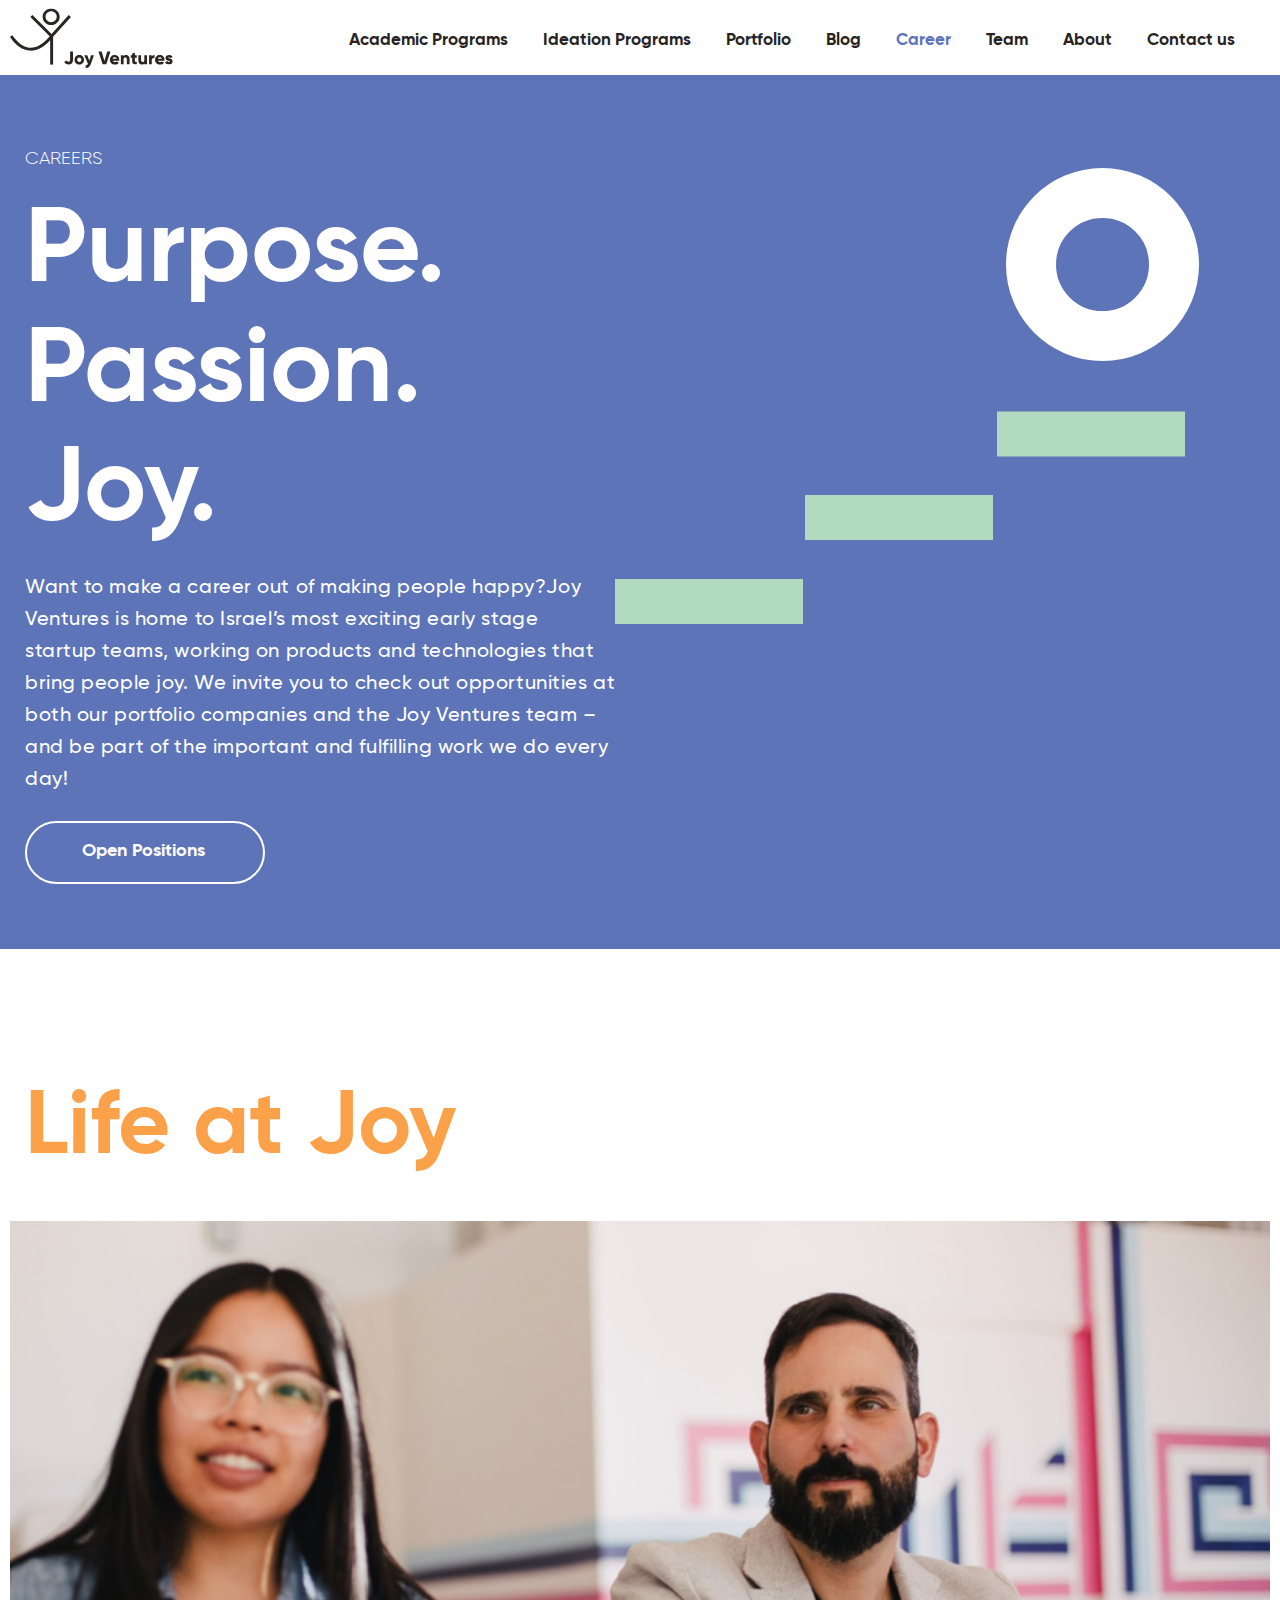
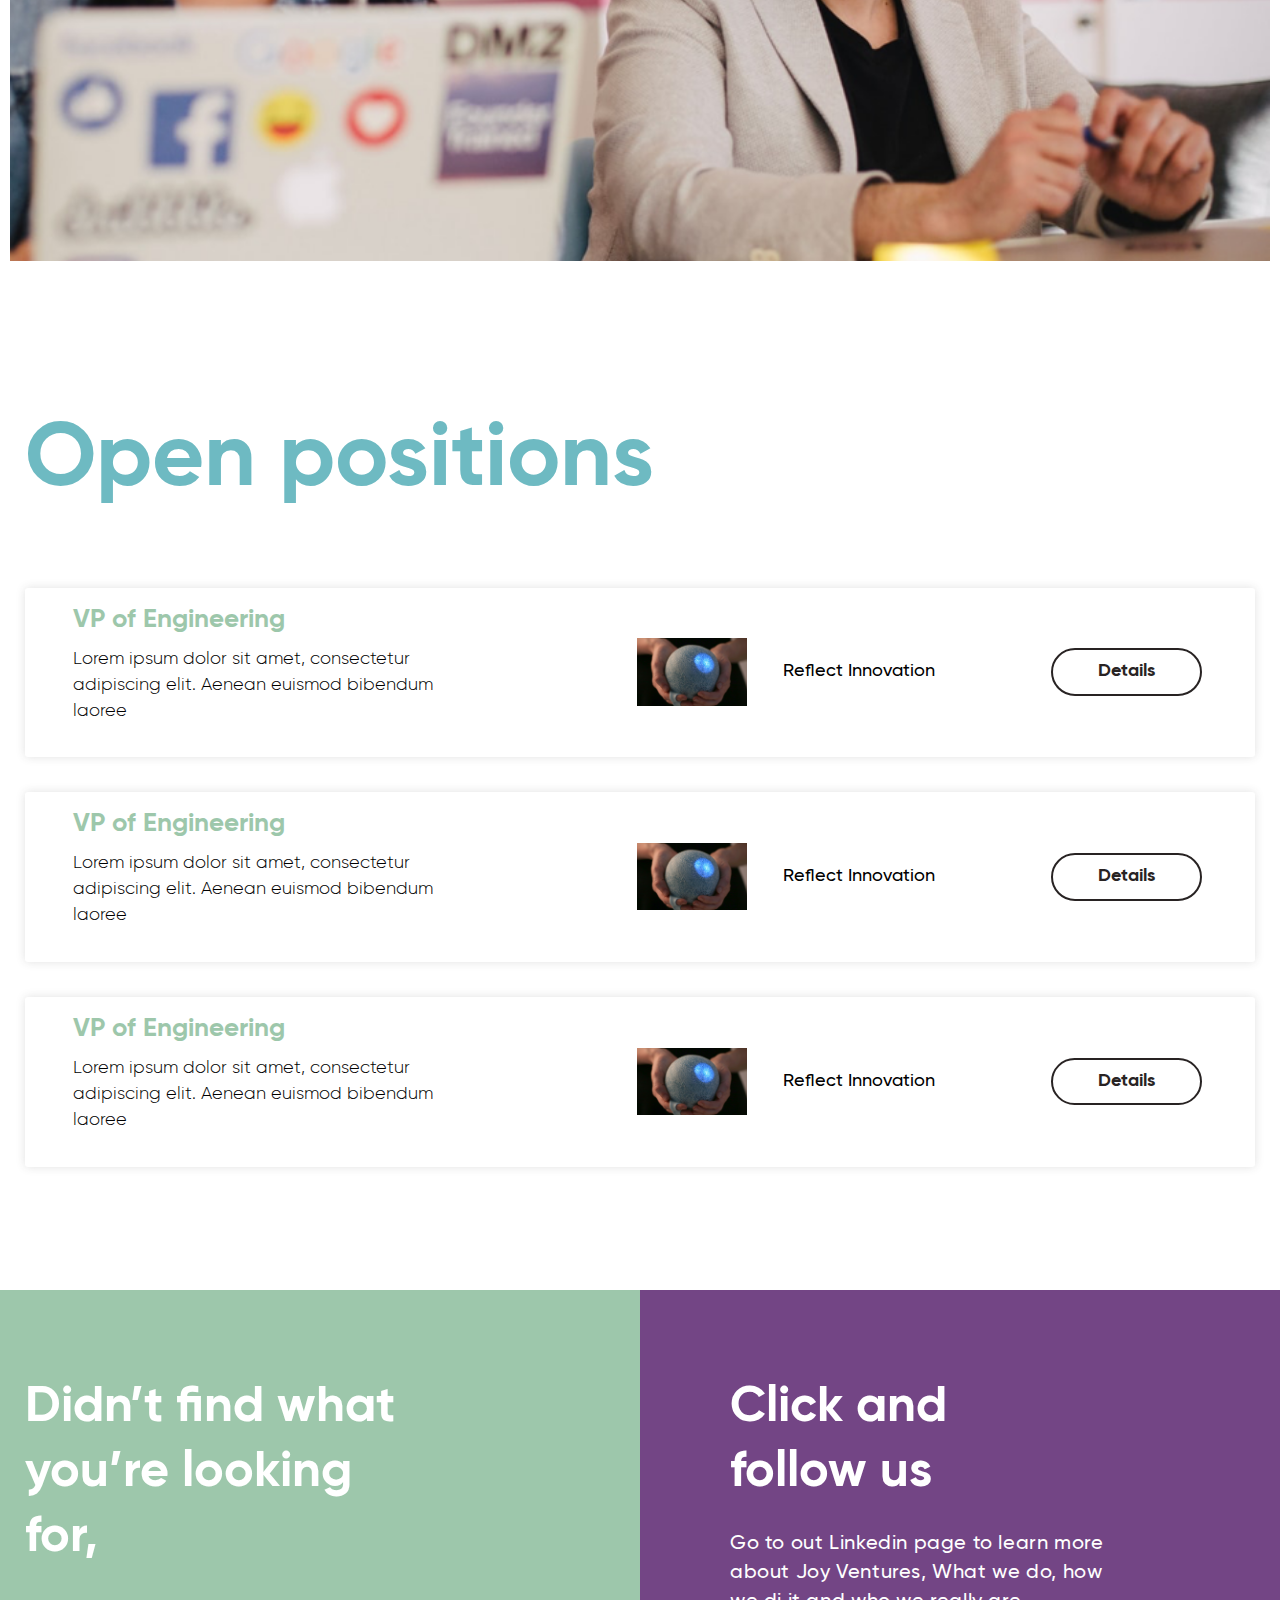
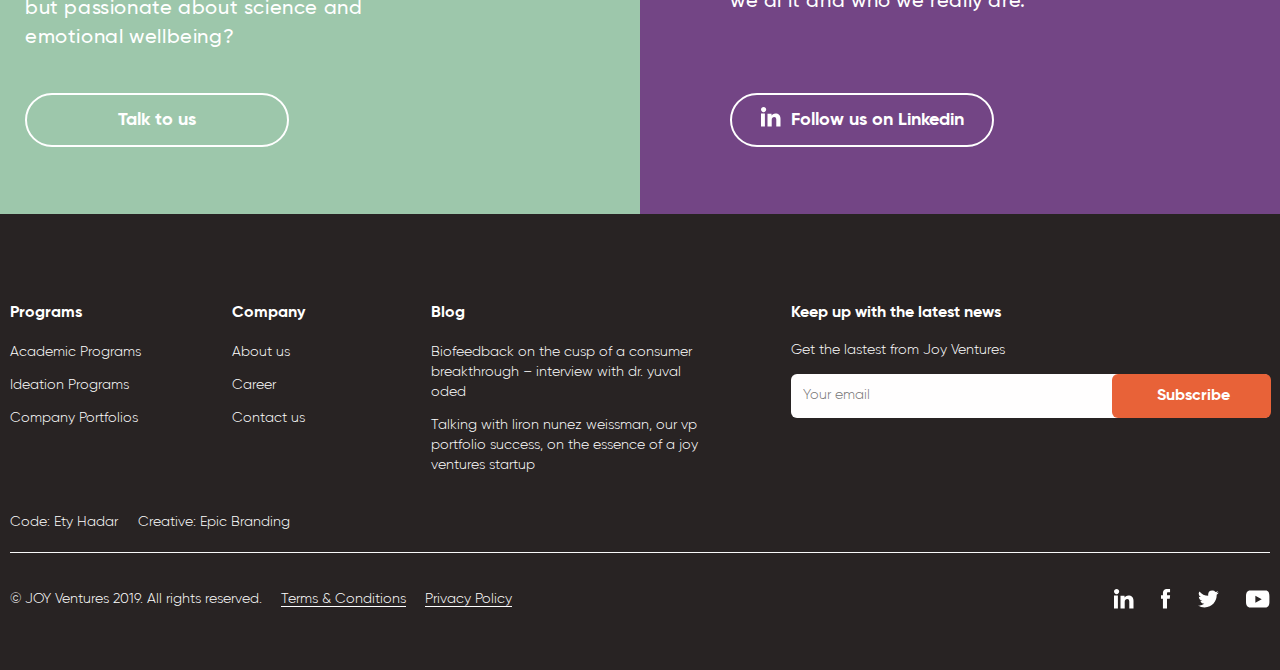
<file: index_career.html>
<!DOCTYPE html>
<html lang="en">

<head>
    <meta charset="UTF-8">
    <meta name="viewport" content="width=device-width, initial-scale=1.0, maximum-scale=1">
    <meta http-equiv="X-UA-Compatible" content="ie=edge">
    <title>Joy Career</title>
    <link rel="stylesheet" href="css/main.min.css">
</head>

<body class="career-page">
    <header class="header">
        <section class="layout__wrapper header__box">
            <a class="logo" href="#" title="Logo">
                <img src="images/logo.svg" alt="">
            </a>
            <div class="menu">
                <div class="burger">
                    <span class="burger-item one"></span>
                    <span class="burger-item two"></span>
                    <span class="burger-item three"></span>
                </div>
                <ul class="menu__wrapper">
                    <li class="menu__item parrent">
                        <a href="" class="menu__link">Academic Programs
                            <svg xmlns="http://www.w3.org/2000/svg" xmlns:xlink="http://www.w3.org/1999/xlink" width="13" height="8" viewBox="0 0 13 8">
                                <defs>
                                    <path id="a" d="M10-.59L8.59-2l-6 6 6 6L10 8.59 5.42 4z"/>
                                </defs>
                                <use fill-rule="nonzero" transform="rotate(-90 6.5 3.795)" xlink:href="#a"/>
                            </svg>
                        </a>
                        <ul class="menu__inner">
                            <li><a href="#">Academic grant 2019</a></li>
                            <li><a href="#">Past Grantees</a></li>
                        </ul>
                    </li>
                    <li class="menu__item"><a href="#" class="menu__link">Ideation Programs</a></li>
                    <li class="menu__item"><a href="#" class="menu__link">Portfolio</a></li>
                    <li class="menu__item"><a href="#" class="menu__link">Blog</a></li>
                    <li class="menu__item current"><a href="#" class="menu__link">Career</a></li>
                    <li class="menu__item"><a href="#" class="menu__link">Team</a></li>
                    <li class="menu__item"><a href="#" class="menu__link">About</a></li>
                    <li class="menu__item"><a href="#" class="menu__link">Contact us</a></li>
                </ul>
            </div>
        </section>
    </header>
    <main class="main">
        <section class="top-banner">
            <div class="layout__wrapper">
                <div class="top-banner__box">
                    <div class="top-banner__info">
                        <h1>CAREERS</h1>
                        <h2 class="top-banner__tagline">
                            <span>Purpose.</span>
                            <span>Passion.</span>
                            <span>Joy.</span>
                        </h2>
                        <p>Want to make a career out of making people happy?Joy Ventures is home to Israel’s most exciting early stage startup teams, working on products and technologies that bring people joy.  We invite you to check out opportunities at both our portfolio companies and the Joy Ventures team – and be part of the important and fulfilling work we do every day!</p>
                        <a href="#" title="" class="btn">Open Positions</a>
                    </div>
                    <div class="top-banner__image">
                        <img src="images/icon-careers.svg" alt="">
                    </div>
                </div>
            </div>
        </section>

        <h3 class="custom-title layout__wrapper">Life at Joy</h3>
        <figure class="career__image layout__wrapper">
            <img src="images/academia-1@2x.png" alt="">
        </figure>
        <h3 class="custom-title second layout__wrapper">Open positions</h3>
        <section class="career__list layout__wrapper">
            <div class="career__item">
                <div class="career__item-job">
                    <div class="career__title">
                        <h3>VP of Engineering</h3>
                        <p>Lorem ipsum dolor sit amet, consectetur adipiscing elit. Aenean euismod bibendum laoree</p>
                    </div>
                    <div class="career__company">
                        <span class="career__logo"><img src="images/blog-1@2x.png" alt=""></span>
                        <span class="career__name">Reflect Innovation</span>
                    </div>
                    <span class="career__btn btn">Details</span>
                </div>
                <div class="career__item-detail">
                    <h4>Job description</h4>
                    <p>We’re looking for an experienced and passionate senior software developer with experience in leading complex multi-disciplinary projects and in embedded systems for the position of VP of Engineering. You will lead all technological aspects of the product development, which includes diverse hardware, software and mechanical challenges. You will be joining us at an exciting time to help us develop the next prototype and prepare for the product phase and market launch, as well as have a chance to lead and define the company and its culture.</p>
                    <p>You would need to have a broad knowledge of software, hardware and algorithms. Your responsibilities will include:</p>
                    <ul>
                        <li>Delivering excellent products efficiently</li>
                        <li>Leading all technical and technological aspects of the product, including implementation where needed.</li>
                        <li>Developing and improving algorithms</li>
                        <li>Conducting data acquisition and analysis</li>
                        <li>Managing interfaces to all subsystems (embedded software, mobile app, database)</li>
                        <li>Managing and integrating between SW, HW, manufacturing sub-contractors</li>
                        <li>Reporting to the CEO on ongoing development status across all channels</li>
                    </ul>
                    <h4>Qualifications and Experience:</h4>
                    <ul>
                        <li>Relevant degree – BSc. In Computer Science or Electrical/Biomedical/Mechanical Engineering</li>
                        <li>5+ years experience in embedded software development using C</li>
                        <li>Experience with data analytics tools (i.e. Matlab, Python)</li>
                        <li>Experience in multidisciplinary project management including hardware</li>
                        <li>Experience with physiological sensors (advantage)</li>
                        <li>Experience in consumer products / medical device /digital health company (advantage)</li>
                        <li>Out of the box maker - experienced in creating multi-disciplinary systems (advantage)</li>
                        <li>Previous experience in a start-up (advantage)</li>
                        <li>Entrepreneurial thinking</li>
                        <li>Professional, independent, highly motivated team player</li>
                        <li>Passionate about impacting the world by helping people feel better</li>
                    </ul>
                    <h4>About Reflect Innovation</h4>
                    <p>Reflect Innovation is  developing a physical consumer product that integrates science principals with beautiful design, to bring calm and relaxation to our hectic and over-stimulating every day life.</p>
                    <a href="mailto:" class="btn">Aplly</a>
                    <span class="close">close</span>
                </div>
            </div>
            <div class="career__item">
                <div class="career__item-job">
                    <div class="career__title">
                        <h3>VP of Engineering</h3>
                        <p>Lorem ipsum dolor sit amet, consectetur adipiscing elit. Aenean euismod bibendum laoree</p>
                    </div>
                    <div class="career__company">
                        <span class="career__logo"><img src="images/blog-1@2x.png" alt=""></span>
                        <span class="career__name">Reflect Innovation</span>
                    </div>
                    <span class="career__btn btn">Details</span>
                </div>
                <div class="career__item-detail">
                    <h4>Job description</h4>
                    <p>We’re looking for an experienced and passionate senior software developer with experience in leading complex multi-disciplinary projects and in embedded systems for the position of VP of Engineering. You will lead all technological aspects of the product development, which includes diverse hardware, software and mechanical challenges. You will be joining us at an exciting time to help us develop the next prototype and prepare for the product phase and market launch, as well as have a chance to lead and define the company and its culture.</p>
                    <p>You would need to have a broad knowledge of software, hardware and algorithms. Your responsibilities will include:</p>
                    <ul>
                        <li>Delivering excellent products efficiently</li>
                        <li>Leading all technical and technological aspects of the product, including implementation where needed.</li>
                        <li>Developing and improving algorithms</li>
                        <li>Conducting data acquisition and analysis</li>
                        <li>Managing interfaces to all subsystems (embedded software, mobile app, database)</li>
                        <li>Managing and integrating between SW, HW, manufacturing sub-contractors</li>
                        <li>Reporting to the CEO on ongoing development status across all channels</li>
                    </ul>
                    <h4>Qualifications and Experience:</h4>
                    <ul>
                        <li>Relevant degree – BSc. In Computer Science or Electrical/Biomedical/Mechanical Engineering</li>
                        <li>5+ years experience in embedded software development using C</li>
                        <li>Experience with data analytics tools (i.e. Matlab, Python)</li>
                        <li>Experience in multidisciplinary project management including hardware</li>
                        <li>Experience with physiological sensors (advantage)</li>
                        <li>Experience in consumer products / medical device /digital health company (advantage)</li>
                        <li>Out of the box maker - experienced in creating multi-disciplinary systems (advantage)</li>
                        <li>Previous experience in a start-up (advantage)</li>
                        <li>Entrepreneurial thinking</li>
                        <li>Professional, independent, highly motivated team player</li>
                        <li>Passionate about impacting the world by helping people feel better</li>
                    </ul>
                    <h4>About Reflect Innovation</h4>
                    <p>Reflect Innovation is  developing a physical consumer product that integrates science principals with beautiful design, to bring calm and relaxation to our hectic and over-stimulating every day life.</p>
                    <a href="mailto:" class="btn">Aplly</a>
                    <span class="close">close</span>
                </div>
            </div>
            <div class="career__item">
                <div class="career__item-job">
                    <div class="career__title">
                        <h3>VP of Engineering</h3>
                        <p>Lorem ipsum dolor sit amet, consectetur adipiscing elit. Aenean euismod bibendum laoree</p>
                    </div>
                    <div class="career__company">
                        <span class="career__logo"><img src="images/blog-1@2x.png" alt=""></span>
                        <span class="career__name">Reflect Innovation</span>
                    </div>
                    <span class="career__btn btn">Details</span>
                </div>
                <div class="career__item-detail">
                    <h4>Job description</h4>
                    <p>We’re looking for an experienced and passionate senior software developer with experience in leading complex multi-disciplinary projects and in embedded systems for the position of VP of Engineering. You will lead all technological aspects of the product development, which includes diverse hardware, software and mechanical challenges. You will be joining us at an exciting time to help us develop the next prototype and prepare for the product phase and market launch, as well as have a chance to lead and define the company and its culture.</p>
                    <p>You would need to have a broad knowledge of software, hardware and algorithms. Your responsibilities will include:</p>
                    <ul>
                        <li>Delivering excellent products efficiently</li>
                        <li>Leading all technical and technological aspects of the product, including implementation where needed.</li>
                        <li>Developing and improving algorithms</li>
                        <li>Conducting data acquisition and analysis</li>
                        <li>Managing interfaces to all subsystems (embedded software, mobile app, database)</li>
                        <li>Managing and integrating between SW, HW, manufacturing sub-contractors</li>
                        <li>Reporting to the CEO on ongoing development status across all channels</li>
                    </ul>
                    <h4>Qualifications and Experience:</h4>
                    <ul>
                        <li>Relevant degree – BSc. In Computer Science or Electrical/Biomedical/Mechanical Engineering</li>
                        <li>5+ years experience in embedded software development using C</li>
                        <li>Experience with data analytics tools (i.e. Matlab, Python)</li>
                        <li>Experience in multidisciplinary project management including hardware</li>
                        <li>Experience with physiological sensors (advantage)</li>
                        <li>Experience in consumer products / medical device /digital health company (advantage)</li>
                        <li>Out of the box maker - experienced in creating multi-disciplinary systems (advantage)</li>
                        <li>Previous experience in a start-up (advantage)</li>
                        <li>Entrepreneurial thinking</li>
                        <li>Professional, independent, highly motivated team player</li>
                        <li>Passionate about impacting the world by helping people feel better</li>
                    </ul>
                    <h4>About Reflect Innovation</h4>
                    <p>Reflect Innovation is  developing a physical consumer product that integrates science principals with beautiful design, to bring calm and relaxation to our hectic and over-stimulating every day life.</p>
                    <a href="mailto:" class="btn">Aplly</a>
                    <span class="close">close</span>
                </div>
            </div>
        </section>
        <section class="career__forms">
            <div class="layout__wrapper">
                <div class="career__forms-block">
                    <h2>Didn’t find what you’re looking for,</h2>
                    <p>but passionate about science and emotional wellbeing?</p>
                    <a href="#" class="btn">Talk to us</a>
                </div>
                <div class="career__forms-block">
                    <h2>Click and follow us</h2>
                    <p>Go to out Linkedin page to learn more about Joy Ventures, What we do, how we di it and who we really are.</p>
                    <a href="#" class="btn">
                        <svg xmlns="http://www.w3.org/2000/svg" width="20" height="20" viewBox="0 0 20 20">
                            <path fill-rule="evenodd" d="M19.5 19.5h-4.213v-6.906c0-2.038-.916-2.666-2.099-2.666-1.25 0-2.475.889-2.475 2.717V19.5H6.5V6.855h4.051v1.752h.054c.408-.778 1.83-2.107 4.004-2.107 2.35 0 4.891 1.317 4.891 5.18v7.82zM2.6 5.2C1.164 5.2 0 4.103 0 2.6 0 1.1 1.164 0 2.6 0c1.436 0 2.6 1.099 2.6 2.6 0 1.503-1.164 2.6-2.6 2.6zM0 19.5h3.9v-13H0v13z"/>
                        </svg>
                        Follow us on Linkedin
                    </a>
                </div>
            </div>
        </section>
    </main>
    <footer class="footer">
        <section class="layout__wrapper footer__box">
            <div class="footer__info">
                <div class="footer__menu">
                    <ul class="footer__menu-column">
                        <li class="footer__heading">
                            <a href="#">Programs</a>
                        </li>
                        <li class="footer__menu-link">
                            <a href="#">Academic Programs</a>
                        </li>
                        <li class="footer__menu-link">
                            <a href="#">Ideation Programs</a>
                        </li>
                        <li class="footer__menu-link">
                            <a href="#">Company Portfolios</a>
                        </li>
                    </ul>
                    <ul class="footer__menu-column">
                        <li class="footer__heading">
                            <a href="#">Company</a>
                        </li>
                        <li class="footer__menu-link">
                            <a href="#">About us</a>
                        </li>
                        <li class="footer__menu-link">
                            <a href="#">Career</a>
                        </li>
                        <li class="footer__menu-link">
                            <a href="#">Contact us</a>
                        </li>
                    </ul>
                    <ul class="footer__menu-column footer__blog">
                        <li class="footer__heading">
                            <a href="#">Blog</a>
                        </li>
                        <li class="footer__menu-link">
                            <a href="#">Biofeedback on the cusp of a consumer breakthrough – interview with dr. yuval oded</a>
                        </li>
                        <li class="footer__menu-link">
                            <a href="#">Talking with liron nunez weissman, our vp portfolio success, on the essence of a joy ventures startup</a>
                        </li>
                    </ul>
                </div>
                <div class="footer__subscribe">
                    <div class="footer__subscribe-heading">Keep up with the latest news</div>
                    <div class="footer__subscribe-desc">Get the lastest from Joy Ventures</div>
                    <form action="#" class="footer__subscribe-form">
                        <input type="text" placeholder="Your email" class="footer__subscribe-input">
                        <button class="footer__subscribe-button">Subscribe</button>
                    </form>
                </div>
            </div>
            <div class="footer__copyright">
                <div class="footer__developer">
                    <span>Code: Ety Hadar</span>
                    <span>Creative: Epic Branding</span>
                </div>
                <div class="footer__copy">
                    <span>© JOY Ventures 2019<span class="in-block">. All rights reserved.</span></span>
                    <a href="#">Terms<span class="in-block"> & Conditions</span></a>
                    <a href="#">Privacy Policy</a>
                </div>
                <div class="footer__social">
                    <a href="#" class="footer__social-link linkid">
                        <svg xmlns="http://www.w3.org/2000/svg" width="20" height="20" viewBox="0 0 20 20">
                            <path fill-rule="evenodd" d="M19.5 19.5h-4.213v-6.906c0-2.038-.916-2.666-2.099-2.666-1.25 0-2.475.889-2.475 2.717V19.5H6.5V6.855h4.051v1.752h.054c.408-.778 1.83-2.107 4.004-2.107 2.35 0 4.891 1.317 4.891 5.18v7.82zM2.6 5.2C1.164 5.2 0 4.103 0 2.6 0 1.1 1.164 0 2.6 0c1.436 0 2.6 1.099 2.6 2.6 0 1.503-1.164 2.6-2.6 2.6zM0 19.5h3.9v-13H0v13z"/>
                        </svg>
                    </a>
                    <a href="#" class="footer__social-link facebook">
                        <svg xmlns="http://www.w3.org/2000/svg" width="10" height="20" viewBox="0 0 10 20">
                            <path fill-rule="evenodd" d="M8.743 9.756H6V19.5H1.934V9.756H0v-3.44h1.934v-2.23C1.934 2.491 2.694 0 6.038 0l3.01.012v3.341H6.863c-.357 0-.862.178-.862.936v2.027h3.1l-.357 3.44z"/>
                        </svg>
                    </a>
                    <a href="#" class="footer__social-link twitter">
                        <svg xmlns="http://www.w3.org/2000/svg" width="21" height="18" viewBox="0 0 21 18">
                            <path fill-rule="evenodd" d="M14.29.6a4.265 4.265 0 0 0-4.155 4.265c0 .334.036.66.109.973A12.117 12.117 0 0 1 1.448 1.38a4.263 4.263 0 0 0 1.321 5.696 4.26 4.26 0 0 1-1.934-.534v.055a4.269 4.269 0 0 0 3.424 4.182 4.292 4.292 0 0 1-1.927.073 4.27 4.27 0 0 0 3.984 2.963 8.555 8.555 0 0 1-5.297 1.826c-.344 0-.685-.018-1.019-.058A12.075 12.075 0 0 0 6.54 17.5c7.85 0 12.143-6.501 12.143-12.14 0-.184-.004-.37-.012-.553A8.642 8.642 0 0 0 20.8 2.599a8.49 8.49 0 0 1-2.45.672 4.275 4.275 0 0 0 1.876-2.36 8.548 8.548 0 0 1-2.71 1.036A4.262 4.262 0 0 0 14.4.6h-.11z"/>
                        </svg>
                    </a>
                    <a href="#" class="footer__social-link youtube">
                        <svg xmlns="http://www.w3.org/2000/svg" width="24" height="18" viewBox="0 0 24 18">
                            <path fill-rule="evenodd" d="M9.355 12.634V5.747l6.374 3.444-6.374 3.443zM19.568.6H4.146C1.197.6 0 3.074 0 6.127v5.846C0 15.026 1.323 17.5 4.272 17.5h15.172c2.947 0 3.956-2.474 3.956-5.527V6.127C23.4 3.074 22.517.6 19.568.6z"/>
                        </svg>
                    </a>
                </div>
            </div>
        </section>
    </footer>
    <script src="js/jquery-3.4.1.min.js"></script>
    <script src="js/swiper.min.js"></script>
    <script src="js/main.js"></script>
</body>

</html>
</file>
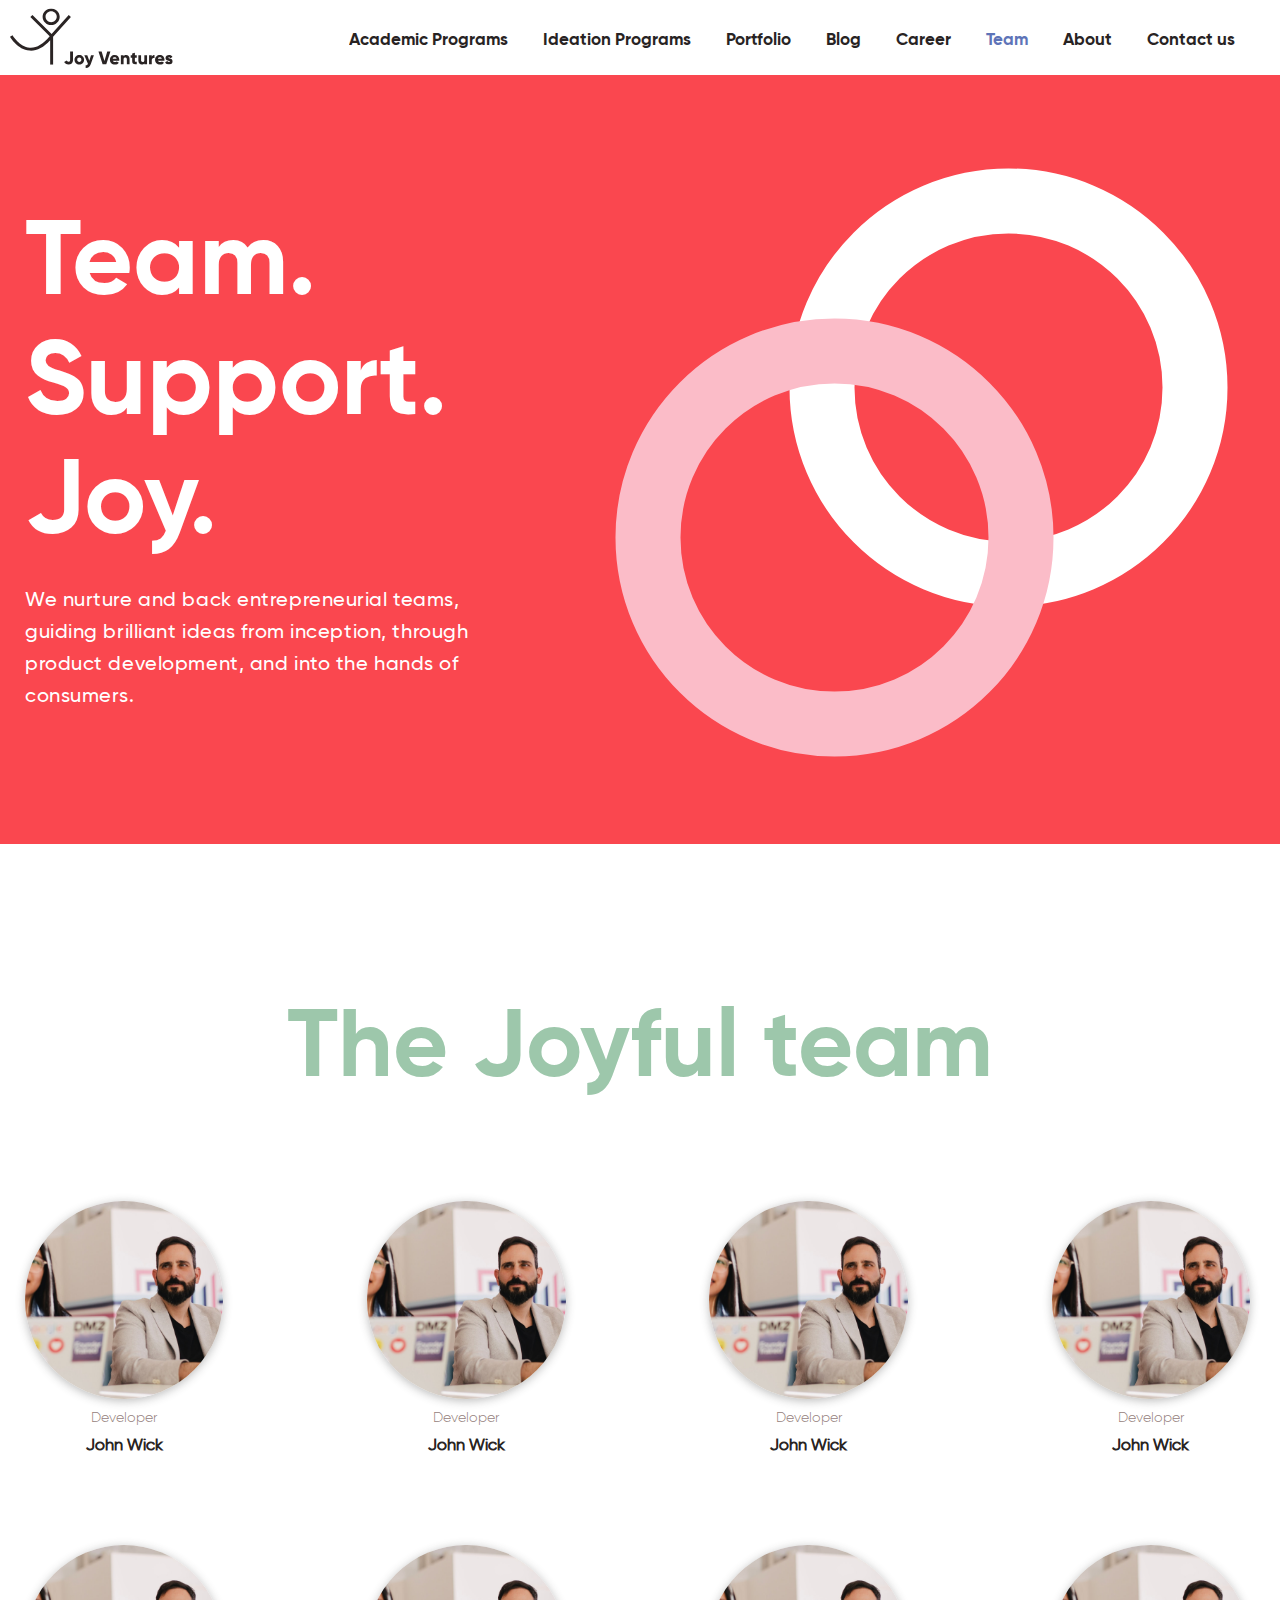
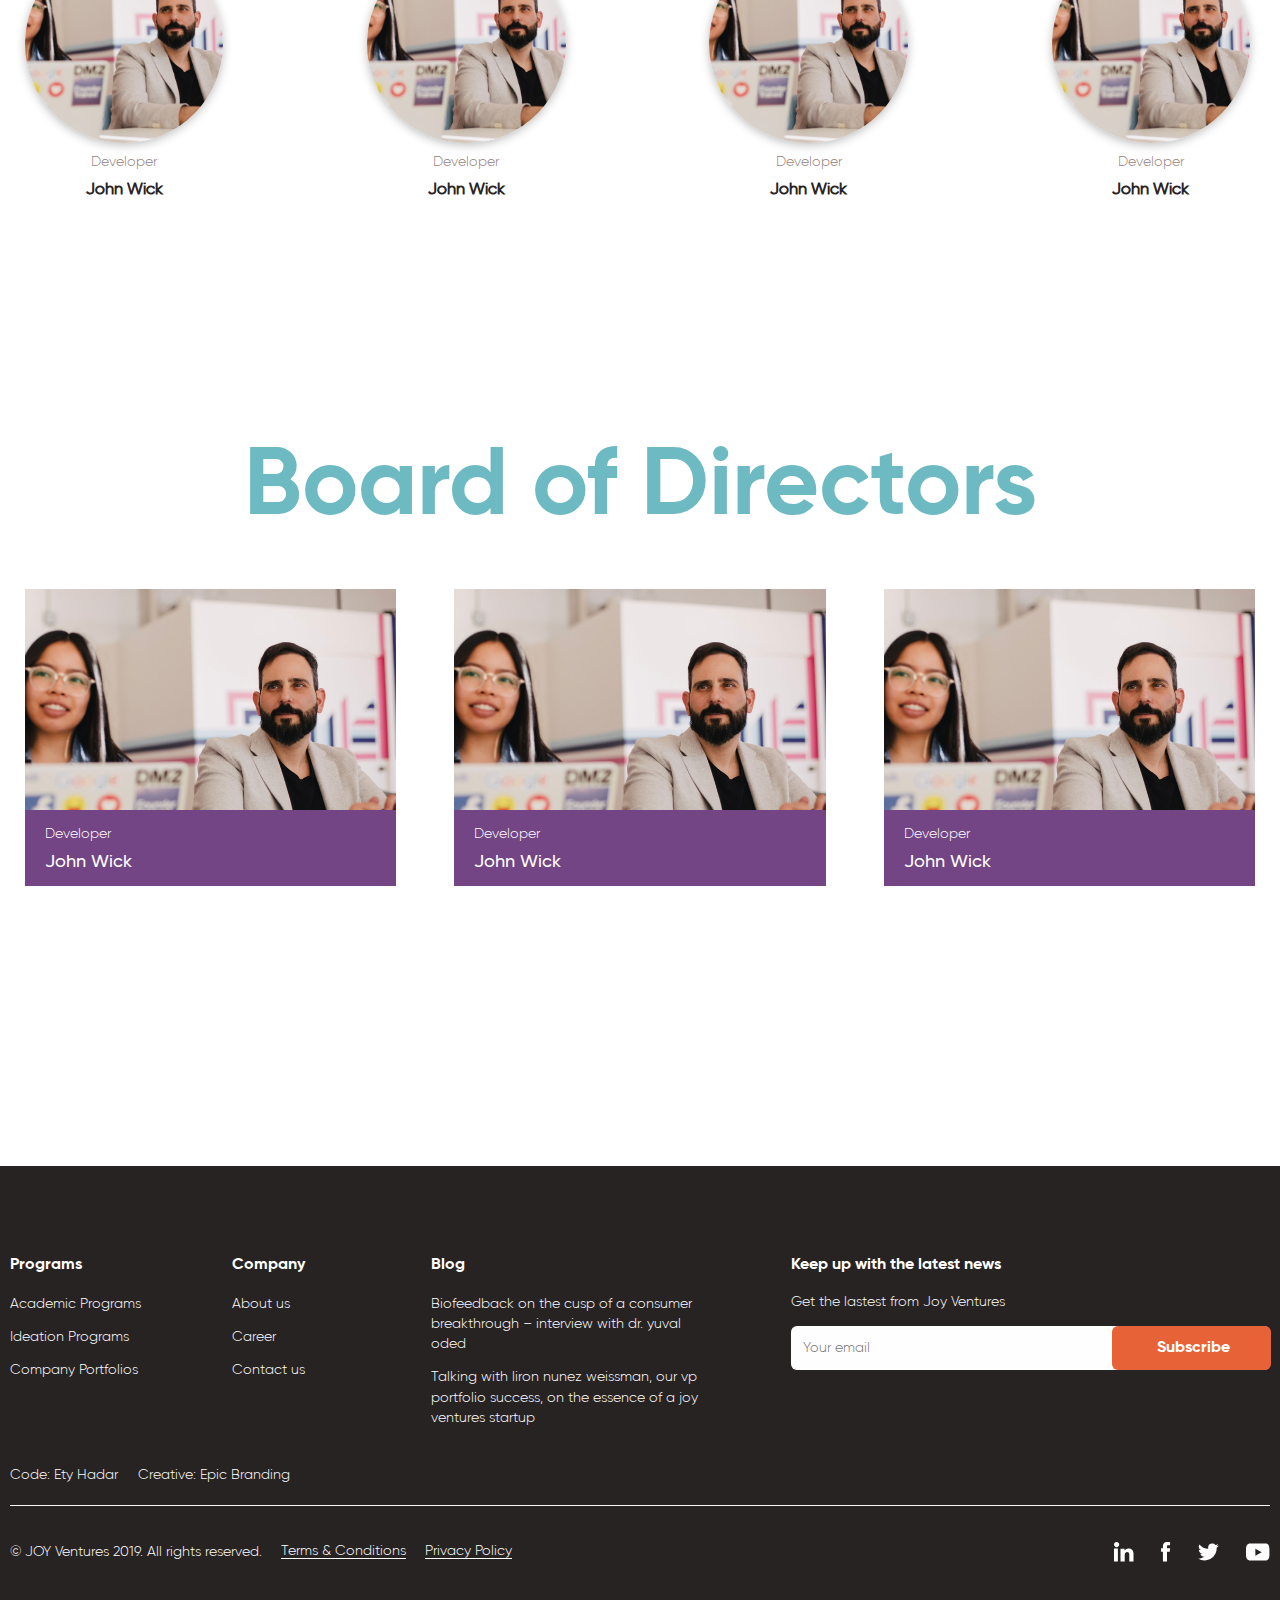
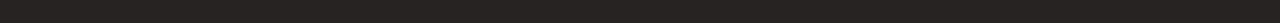
<file: index_team.html>
<!DOCTYPE html>
<html lang="en">

<head>
    <meta charset="UTF-8">
    <meta name="viewport" content="width=device-width, initial-scale=1.0, maximum-scale=1">
    <meta http-equiv="X-UA-Compatible" content="ie=edge">
    <title>Joy</title>
    <link rel="stylesheet" href="css/main.min.css">
</head>

<body class="team-page">
    <header class="header">
        <section class="layout__wrapper header__box">
            <a class="logo" href="#" title="Logo">
                <img src="images/logo.svg" alt="">
            </a>
            <div class="menu">
                <div class="burger">
                    <span class="burger-item one"></span>
                    <span class="burger-item two"></span>
                    <span class="burger-item three"></span>
                </div>
                <ul class="menu__wrapper">
                    <li class="menu__item parrent">
                        <a href="" class="menu__link">Academic Programs
                            <svg xmlns="http://www.w3.org/2000/svg" xmlns:xlink="http://www.w3.org/1999/xlink" width="13" height="8" viewBox="0 0 13 8">
                                <defs>
                                    <path id="a" d="M10-.59L8.59-2l-6 6 6 6L10 8.59 5.42 4z"/>
                                </defs>
                                <use fill-rule="nonzero" transform="rotate(-90 6.5 3.795)" xlink:href="#a"/>
                            </svg>
                        </a>
                        <ul class="menu__inner">
                            <li><a href="#">Academic grant 2019</a></li>
                            <li><a href="#">Past Grantees</a></li>
                        </ul>
                    </li>
                    <li class="menu__item"><a href="#" class="menu__link">Ideation Programs</a></li>
                    <li class="menu__item"><a href="#" class="menu__link">Portfolio</a></li>
                    <li class="menu__item"><a href="#" class="menu__link">Blog</a></li>
                    <li class="menu__item"><a href="#" class="menu__link">Career</a></li>
                    <li class="menu__item current"><a href="#" class="menu__link">Team</a></li>
                    <li class="menu__item"><a href="#" class="menu__link">About</a></li>
                    <li class="menu__item"><a href="#" class="menu__link">Contact us</a></li>
                </ul>
            </div>
        </section>
    </header>
    <main class="main">
        <section class="top-banner">
            <div class="layout__wrapper">
                <div class="top-banner__box">
                    <div class="top-banner__info">
                        <h1 class="top-banner__tagline">
                            <span>Team.</span>
                            <span>Support.</span>
                            <span>Joy.</span>
                        </h1>
                        <p>We nurture and back entrepreneurial teams, guiding brilliant ideas from inception, through product development, and into the hands of consumers.</p>
                    </div>
                    <div class="top-banner__image">
                        <img src="images/icon-team.svg" alt="">
                    </div>
                </div>
            </div>
        </section>

        <h3 class="custom-title">The Joyful team</h3>
        <div class="j-four-columns layout__wrapper">
            <div class="j-four-column">
                <div class="team-image">
                    <img src="images/academia-1@2x.png" alt="">
                </div>
                <span class="team-position">Developer</span>
                <span class="team-name">John Wick</span>
            </div>
            <div class="j-four-column">
                <div class="team-image">
                    <img src="images/academia-1@2x.png" alt="">
                </div>
                <span class="team-position">Developer</span>
                <span class="team-name">John Wick</span>
                <div class="team-popap">
                    <div class="team-popap__wrapper">
                        <div class="team-popap__container">
                            <div class="team-popap__image-block">
                                <div class="team-popap__image">
                                    <img src="images/academia-1@2x.png" alt="">
                                </div>
                                <span class="team-position">Position</span>
                                <span class="team-name">Name Developer</span>
                            </div>
                            <div class="team-popap__info">
                                <p>Gilad has 25 years of experience in life sciences management, including blue chip corporate pharma business development, the launching of innovative start-ups, and venture capital / private equity portfolio management.</p>
                                <p>Gilad is a Co-Founder and Managing General Partner at Corundum Open Innovation Fund and a Co-Founder of Joy Ventures.</p>
                                <p>From 2008 (foundation), up to late 2015, Gilad was C.O.O at Rainbow Medical Ltd., an operational investment company, with over a dozen fully owned subsidiaries, tens of pipeline projects, and over $200M in investments. Earlier on in 2006, Gilad was CEO in residence at Glenrock Israel private equity family office, and from 2002, CEO at NanoCyte Inc., leading the company from idea to clinical proof of concept. In year 1999, Gilad was VP at Reico Venture Capital managing the med tech portfolio, and thereafter was Co-Founder of Oncosurge technology. Between 1993 and 1999, Gilad was with Teva Pharmaceutical Industries (TEVA, NYSE), initially as Finance Manager at Teva R&D division, and thereafter Business Development Director at Teva headquarters, dealing with several key M&A transactions. Gilad holds a Bachelor’s degree in Economics and Political Science from the Hebrew University of Jerusalem, Israel, and an MBA from the University of Hartford, Connecticut, USA.</p>
                                <div class="team-popap__share">
                                    <a href="#" class="team-popap__share-link linkid">
                                        <svg xmlns="http://www.w3.org/2000/svg" width="20" height="20" viewBox="0 0 20 20">
                                            <path fill-rule="evenodd" d="M19.5 19.5h-4.213v-6.906c0-2.038-.916-2.666-2.099-2.666-1.25 0-2.475.889-2.475 2.717V19.5H6.5V6.855h4.051v1.752h.054c.408-.778 1.83-2.107 4.004-2.107 2.35 0 4.891 1.317 4.891 5.18v7.82zM2.6 5.2C1.164 5.2 0 4.103 0 2.6 0 1.1 1.164 0 2.6 0c1.436 0 2.6 1.099 2.6 2.6 0 1.503-1.164 2.6-2.6 2.6zM0 19.5h3.9v-13H0v13z"/>
                                        </svg>
                                    </a>
                                    <a href="#" class="team-popap__share-link email">
                                        <svg xmlns="http://www.w3.org/2000/svg" width="22" height="18" viewBox="0 0 22 18" style="enable-background:new 0 0 22 18;" xml:space="preserve">
                                            <path d="M19.7,0.3H2.3c-1.2,0-2.2,1-2.2,2.2l0,13c0,1.2,1,2.2,2.2,2.2h17.3c1.2,0,2.2-1,2.2-2.2v-13C21.8,1.3,20.9,0.3,19.7,0.3z
                                                 M19.7,4.7L11,10.1L2.3,4.7V2.5L11,7.9l8.7-5.4C19.7,2.5,19.7,4.7,19.7,4.7z"/>
                                            <path class="st0" d="M-2-4h26v26H-2V-4z"/>
                                        </svg>
                                    </a>              
                                </div>
                            </div>
                            <span class="team-popap__close"></span>
                            <span class="team-popap__close bot-btn">Close</span>
                        </div>
                    </div>
                </div>
            </div>
            <div class="j-four-column">
                <div class="team-image">
                    <img src="images/academia-1@2x.png" alt="">
                </div>
                <span class="team-position">Developer</span>
                <span class="team-name">John Wick</span>
            </div>
            <div class="j-four-column">
                <div class="team-image">
                    <img src="images/academia-1@2x.png" alt="">
                </div>
                <span class="team-position">Developer</span>
                <span class="team-name">John Wick</span>
            </div>
            <div class="j-four-column">
                <div class="team-image">
                    <img src="images/academia-1@2x.png" alt="">
                </div>
                <span class="team-position">Developer</span>
                <span class="team-name">John Wick</span>
            </div>
            <div class="j-four-column">
                <div class="team-image">
                    <img src="images/academia-1@2x.png" alt="">
                </div>
                <span class="team-position">Developer</span>
                <span class="team-name">John Wick</span>
            </div>
            <div class="j-four-column">
                <div class="team-image">
                    <img src="images/academia-1@2x.png" alt="">
                </div>
                <span class="team-position">Developer</span>
                <span class="team-name">John Wick</span>
            </div>
            <div class="j-four-column">
                <div class="team-image">
                    <img src="images/academia-1@2x.png" alt="">
                </div>
                <span class="team-position">Developer</span>
                <span class="team-name">John Wick</span>
            </div>
        </div>
        <h3 class="custom-title second">Board of Directors</h3>
        <div class="j-three-columns layout__wrapper">
            <div class="j-three-column">
                <div class="directors-image">
                    <img src="images/academia-1@2x.png" alt="">
                </div>
                <div class="directors-block">
                    <span class="directors-position">Developer</span>
                    <span class="directors-name">John Wick</span>
                </div>
            </div>
            <div class="j-three-column">
                <div class="directors-image">
                    <img src="images/academia-1@2x.png" alt="">
                </div>
                <div class="directors-block">
                    <span class="directors-position">Developer</span>
                    <span class="directors-name">John Wick</span>
                </div>
            </div>
            <div class="j-three-column">
                <div class="directors-image">
                    <img src="images/academia-1@2x.png" alt="">
                </div>
                <div class="directors-block">
                    <span class="directors-position">Developer</span>
                    <span class="directors-name">John Wick</span>
                </div>
            </div>
        </div>
    </main>
    <footer class="footer">
        <section class="layout__wrapper footer__box">
            <div class="footer__info">
                <div class="footer__menu">
                    <ul class="footer__menu-column">
                        <li class="footer__heading">
                            <a href="#">Programs</a>
                        </li>
                        <li class="footer__menu-link">
                            <a href="#">Academic Programs</a>
                        </li>
                        <li class="footer__menu-link">
                            <a href="#">Ideation Programs</a>
                        </li>
                        <li class="footer__menu-link">
                            <a href="#">Company Portfolios</a>
                        </li>
                    </ul>
                    <ul class="footer__menu-column">
                        <li class="footer__heading">
                            <a href="#">Company</a>
                        </li>
                        <li class="footer__menu-link">
                            <a href="#">About us</a>
                        </li>
                        <li class="footer__menu-link">
                            <a href="#">Career</a>
                        </li>
                        <li class="footer__menu-link">
                            <a href="#">Contact us</a>
                        </li>
                    </ul>
                    <ul class="footer__menu-column footer__blog">
                        <li class="footer__heading">
                            <a href="#">Blog</a>
                        </li>
                        <li class="footer__menu-link">
                            <a href="#">Biofeedback on the cusp of a consumer breakthrough – interview with dr. yuval oded</a>
                        </li>
                        <li class="footer__menu-link">
                            <a href="#">Talking with liron nunez weissman, our vp portfolio success, on the essence of a joy ventures startup</a>
                        </li>
                    </ul>
                </div>
                <div class="footer__subscribe">
                    <div class="footer__subscribe-heading">Keep up with the latest news</div>
                    <div class="footer__subscribe-desc">Get the lastest from Joy Ventures</div>
                    <form action="#" class="footer__subscribe-form">
                        <input type="text" placeholder="Your email" class="footer__subscribe-input">
                        <button class="footer__subscribe-button">Subscribe</button>
                    </form>
                </div>
            </div>
            <div class="footer__copyright">
                <div class="footer__developer">
                    <span>Code: Ety Hadar</span>
                    <span>Creative: Epic Branding</span>
                </div>
                <div class="footer__copy">
                    <span>© JOY Ventures 2019<span class="in-block">. All rights reserved.</span></span>
                    <a href="#">Terms<span class="in-block"> & Conditions</span></a>
                    <a href="#">Privacy Policy</a>
                </div>
                <div class="footer__social">
                    <a href="#" class="footer__social-link linkid">
                        <svg xmlns="http://www.w3.org/2000/svg" width="20" height="20" viewBox="0 0 20 20">
                            <path fill-rule="evenodd" d="M19.5 19.5h-4.213v-6.906c0-2.038-.916-2.666-2.099-2.666-1.25 0-2.475.889-2.475 2.717V19.5H6.5V6.855h4.051v1.752h.054c.408-.778 1.83-2.107 4.004-2.107 2.35 0 4.891 1.317 4.891 5.18v7.82zM2.6 5.2C1.164 5.2 0 4.103 0 2.6 0 1.1 1.164 0 2.6 0c1.436 0 2.6 1.099 2.6 2.6 0 1.503-1.164 2.6-2.6 2.6zM0 19.5h3.9v-13H0v13z"/>
                        </svg>
                    </a>
                    <a href="#" class="footer__social-link facebook">
                        <svg xmlns="http://www.w3.org/2000/svg" width="10" height="20" viewBox="0 0 10 20">
                            <path fill-rule="evenodd" d="M8.743 9.756H6V19.5H1.934V9.756H0v-3.44h1.934v-2.23C1.934 2.491 2.694 0 6.038 0l3.01.012v3.341H6.863c-.357 0-.862.178-.862.936v2.027h3.1l-.357 3.44z"/>
                        </svg>
                    </a>
                    <a href="#" class="footer__social-link twitter">
                        <svg xmlns="http://www.w3.org/2000/svg" width="21" height="18" viewBox="0 0 21 18">
                            <path fill-rule="evenodd" d="M14.29.6a4.265 4.265 0 0 0-4.155 4.265c0 .334.036.66.109.973A12.117 12.117 0 0 1 1.448 1.38a4.263 4.263 0 0 0 1.321 5.696 4.26 4.26 0 0 1-1.934-.534v.055a4.269 4.269 0 0 0 3.424 4.182 4.292 4.292 0 0 1-1.927.073 4.27 4.27 0 0 0 3.984 2.963 8.555 8.555 0 0 1-5.297 1.826c-.344 0-.685-.018-1.019-.058A12.075 12.075 0 0 0 6.54 17.5c7.85 0 12.143-6.501 12.143-12.14 0-.184-.004-.37-.012-.553A8.642 8.642 0 0 0 20.8 2.599a8.49 8.49 0 0 1-2.45.672 4.275 4.275 0 0 0 1.876-2.36 8.548 8.548 0 0 1-2.71 1.036A4.262 4.262 0 0 0 14.4.6h-.11z"/>
                        </svg>
                    </a>
                    <a href="#" class="footer__social-link youtube">
                        <svg xmlns="http://www.w3.org/2000/svg" width="24" height="18" viewBox="0 0 24 18">
                            <path fill-rule="evenodd" d="M9.355 12.634V5.747l6.374 3.444-6.374 3.443zM19.568.6H4.146C1.197.6 0 3.074 0 6.127v5.846C0 15.026 1.323 17.5 4.272 17.5h15.172c2.947 0 3.956-2.474 3.956-5.527V6.127C23.4 3.074 22.517.6 19.568.6z"/>
                        </svg>
                    </a>
                </div>
            </div>
        </section>
    </footer>
    <script src="js/jquery-3.4.1.min.js"></script>
    <script src="js/swiper.min.js"></script>
    <script src="js/main.js"></script>
</body>

</html>
</file>
<file: css/main.min.css>
@charset "UTF-8";/*!
 * Bootstrap v4.4.1 (https://getbootstrap.com/)
 * Copyright 2011-2019 The Bootstrap Authors
 * Copyright 2011-2019 Twitter, Inc.
 * Licensed under MIT (https://github.com/twbs/bootstrap/blob/master/LICENSE)
 */@import url(http://hello.myfonts.net/count/3ac566);:root{--blue:#007bff;--indigo:#6610f2;--purple:#6f42c1;--pink:#e83e8c;--red:#dc3545;--orange:#fd7e14;--yellow:#ffc107;--green:#28a745;--teal:#20c997;--cyan:#17a2b8;--white:#fff;--gray:#6c757d;--gray-dark:#343a40;--primary:#007bff;--secondary:#6c757d;--success:#28a745;--info:#17a2b8;--warning:#ffc107;--danger:#dc3545;--light:#f8f9fa;--dark:#343a40;--breakpoint-xs:0;--breakpoint-sm:576px;--breakpoint-md:768px;--breakpoint-lg:992px;--breakpoint-xl:1200px;--breakpoint-xxl:1440px;--font-family-sans-serif:-apple-system,BlinkMacSystemFont,"Segoe UI",Roboto,"Helvetica Neue",Arial,"Noto Sans",sans-serif,"Apple Color Emoji","Segoe UI Emoji","Segoe UI Symbol","Noto Color Emoji";--font-family-monospace:SFMono-Regular,Menlo,Monaco,Consolas,"Liberation Mono","Courier New",monospace}*,::after,::before{-webkit-box-sizing:border-box;box-sizing:border-box}html{font-family:sans-serif;line-height:1.15;-webkit-text-size-adjust:100%;-webkit-tap-highlight-color:transparent}article,aside,figcaption,figure,footer,header,hgroup,main,nav,section{display:block}body{margin:0;font-family:-apple-system,BlinkMacSystemFont,"Segoe UI",Roboto,"Helvetica Neue",Arial,"Noto Sans",sans-serif,"Apple Color Emoji","Segoe UI Emoji","Segoe UI Symbol","Noto Color Emoji";font-size:1rem;font-weight:400;line-height:1.5;color:#212529;text-align:left;background-color:#fff}[tabindex="-1"]:focus:not(:focus-visible){outline:0!important}hr{-webkit-box-sizing:content-box;box-sizing:content-box;height:0;overflow:visible}h1,h2,h3,h4,h5,h6{margin-top:0;margin-bottom:.5rem}p{margin-top:0;margin-bottom:1rem}abbr[data-original-title],abbr[title]{text-decoration:underline;-webkit-text-decoration:underline dotted;text-decoration:underline dotted;cursor:help;border-bottom:0;text-decoration-skip-ink:none}address{margin-bottom:1rem;font-style:normal;line-height:inherit}dl,ol,ul{margin-top:0;margin-bottom:1rem}ol ol,ol ul,ul ol,ul ul{margin-bottom:0}dt{font-weight:700}dd{margin-bottom:.5rem;margin-left:0}blockquote{margin:0 0 1rem}b,strong{font-weight:bolder}small{font-size:80%}sub,sup{position:relative;font-size:75%;line-height:0;vertical-align:baseline}sub{bottom:-.25em}sup{top:-.5em}a{color:#007bff;text-decoration:none;background-color:transparent}a:hover{color:#0056b3;text-decoration:underline}a:not([href]){color:inherit;text-decoration:none}a:not([href]):hover{color:inherit;text-decoration:none}code,kbd,pre,samp{font-family:SFMono-Regular,Menlo,Monaco,Consolas,"Liberation Mono","Courier New",monospace;font-size:1em}pre{margin-top:0;margin-bottom:1rem;overflow:auto}figure{margin:0 0 1rem}img{vertical-align:middle;border-style:none}svg{overflow:hidden;vertical-align:middle}table{border-collapse:collapse}caption{padding-top:.75rem;padding-bottom:.75rem;color:#6c757d;text-align:left;caption-side:bottom}th{text-align:inherit}label{display:inline-block;margin-bottom:.5rem}button{-webkit-border-radius:0;border-radius:0}button:focus{outline:1px dotted;outline:5px auto -webkit-focus-ring-color}button,input,optgroup,select,textarea{margin:0;font-family:inherit;font-size:inherit;line-height:inherit}button,input{overflow:visible}button,select{text-transform:none}select{word-wrap:normal}[type=button],[type=reset],[type=submit],button{-webkit-appearance:button}[type=button]:not(:disabled),[type=reset]:not(:disabled),[type=submit]:not(:disabled),button:not(:disabled){cursor:pointer}[type=button]::-moz-focus-inner,[type=reset]::-moz-focus-inner,[type=submit]::-moz-focus-inner,button::-moz-focus-inner{padding:0;border-style:none}input[type=checkbox],input[type=radio]{-webkit-box-sizing:border-box;box-sizing:border-box;padding:0}input[type=date],input[type=datetime-local],input[type=month],input[type=time]{-webkit-appearance:listbox}textarea{overflow:auto;resize:vertical}fieldset{min-width:0;padding:0;margin:0;border:0}legend{display:block;width:100%;max-width:100%;padding:0;margin-bottom:.5rem;font-size:1.5rem;line-height:inherit;color:inherit;white-space:normal}progress{vertical-align:baseline}[type=number]::-webkit-inner-spin-button,[type=number]::-webkit-outer-spin-button{height:auto}[type=search]{outline-offset:-2px;-webkit-appearance:none}[type=search]::-webkit-search-decoration{-webkit-appearance:none}::-webkit-file-upload-button{font:inherit;-webkit-appearance:button}output{display:inline-block}summary{display:list-item;cursor:pointer}template{display:none}[hidden]{display:none!important}@font-face{font-family:Gilroy;src:url(../fonts/3AC566_0_0.eot);src:url(../fonts/3AC566_0_0.eot?#iefix) format("embedded-opentype"),url(../fonts/3AC566_0_0.woff2) format("woff2"),url(../fonts/3AC566_0_0.woff) format("woff"),url(../fonts/3AC566_0_0.ttf) format("truetype");font-weight:500}@font-face{font-family:Gilroy;src:url(../fonts/3AC566_1_0.eot);src:url(../fonts/3AC566_1_0.eot?#iefix) format("embedded-opentype"),url(../fonts/3AC566_1_0.woff2) format("woff2"),url(../fonts/3AC566_1_0.woff) format("woff"),url(../fonts/3AC566_1_0.ttf) format("truetype");font-weight:300}@font-face{font-family:Gilroy;src:url(../fonts/3AC566_2_0.eot);src:url(../fonts/3AC566_2_0.eot?#iefix) format("embedded-opentype"),url(../fonts/3AC566_2_0.woff2) format("woff2"),url(../fonts/3AC566_2_0.woff) format("woff"),url(../fonts/3AC566_2_0.ttf) format("truetype");font-weight:600}@font-face{font-family:icomoon;src:url(../fonts/icomoon.eot?uu6lmo);src:url(../fonts/icomoon.eot?uu6lmo#iefix) format("embedded-opentype"),url(../fonts/icomoon.ttf?uu6lmo) format("truetype"),url(../fonts/icomoon.woff?uu6lmo) format("woff"),url(../fonts/icomoon.svg?uu6lmo#icomoon) format("svg");font-weight:400;font-style:normal;font-display:block}[class*=" icon-"],[class^=icon-]{font-family:icomoon!important;speak:none;font-style:normal;font-weight:400;font-variant:normal;text-transform:none;line-height:1;-webkit-font-smoothing:antialiased;-moz-osx-font-smoothing:grayscale}.icon-arrow:before{content:"\e900"}html{height:100%}body{display:-webkit-box;display:-webkit-flex;display:-ms-flexbox;display:flex;-webkit-box-orient:vertical;-webkit-box-direction:normal;-webkit-flex-direction:column;-ms-flex-direction:column;flex-direction:column;min-height:100%;font:300 normal 1.15rem/1.2 Gilroy;letter-spacing:normal;color:#282323;padding-top:75px}body::-webkit-scrollbar{width:6px}body::-webkit-scrollbar-track{-webkit-box-shadow:inset 0 0 5px #95817d;box-shadow:inset 0 0 5px #95817d}body::-webkit-scrollbar-thumb{background:#292424}body.overflow{position:fixed;left:0;right:0;top:0;bottom:0;overflow:hidden}dl,ol,ul{margin:0;padding:0;list-style-type:none}img{max-width:100%;display:block}a{color:#282323;-webkit-transition:color .2s ease-in-out,border-color .2s ease-in-out;-o-transition:color .2s ease-in-out,border-color .2s ease-in-out;transition:color .2s ease-in-out,border-color .2s ease-in-out}a:hover{color:#5e74b8;text-decoration:none}button,input,select,textarea{-webkit-appearance:none;-moz-appearance:none;appearance:none;border:0;text-shadow:none;-webkit-box-shadow:none;box-shadow:none}button:active,button:focus,input:active,input:focus,select:active,select:focus,textarea:active,textarea:focus{outline:0}h1{font-size:6.5625rem;font-weight:600;line-height:1.14}h2{font-size:5.9375rem;font-weight:600;line-height:1.05;color:#2a2524}h3{font-size:1.375rem;font-weight:600;line-height:1.27;color:#2a2524}.custom-title{text-align:center;font-weight:600}blockquote{position:relative;display:block;font-weight:600}blockquote:after,blockquote:before{content:'';position:absolute;top:0;left:0}figure,picture{display:block}.main{-webkit-box-flex:1;-webkit-flex:1 0 auto;-ms-flex:1 0 auto;flex:1 0 auto}@media (max-width:767.98px){body{padding-top:65px}h1{font-size:3.4375rem}h2{font-size:3.125rem;line-height:1.14;text-align:left}h3{font-size:1.25rem;font-weight:600;line-height:1.27;color:#2a2524}blockquote{font-size:1rem;line-height:1.63;text-indent:2rem;text-align:center;font-weight:300}blockquote:after,blockquote:before{top:-15px;width:12px;height:25px;background-color:rgba(250,71,79,.4)}blockquote::before{left:20px}.custom-title{font-size:3.4375rem;line-height:1.09;margin-bottom:20px;text-align:left;padding:0 25px}}@media (min-width:768px){blockquote{padding:18px 0 0 75px;font-size:1.5625rem;line-height:1.4}blockquote:after,blockquote:before{background-color:rgba(255,255,255,.7);width:20px;height:40px}blockquote:after{left:0}blockquote::before{left:30px}.custom-title{font-size:5.625rem;line-height:1.5;margin-bottom:100px}}.swiper-container .swiper-notification{position:absolute;left:0;top:0;pointer-events:none;opacity:0;z-index:-1000}.swiper-container{margin-left:auto;margin-right:auto;position:relative;overflow:hidden;list-style:none;padding:0;z-index:1}.swiper-container-vertical>.swiper-wrapper{-webkit-box-orient:vertical;-webkit-box-direction:normal;-webkit-flex-direction:column;-ms-flex-direction:column;flex-direction:column}.swiper-wrapper{position:relative;width:100%;height:100%;z-index:1;display:-webkit-box;display:-webkit-flex;display:-ms-flexbox;display:flex;-webkit-transition-property:-webkit-transform;transition-property:-webkit-transform;-o-transition-property:transform;transition-property:transform;transition-property:transform, -webkit-transform;-webkit-box-sizing:content-box;box-sizing:content-box}.swiper-container-android .swiper-slide,.swiper-wrapper{-webkit-transform:translate3d(0,0,0);transform:translate3d(0,0,0)}.swiper-container-multirow>.swiper-wrapper{-webkit-flex-wrap:wrap;-ms-flex-wrap:wrap;flex-wrap:wrap}.swiper-container-multirow-column>.swiper-wrapper{-webkit-flex-wrap:wrap;-ms-flex-wrap:wrap;flex-wrap:wrap;-webkit-box-orient:vertical;-webkit-box-direction:normal;-webkit-flex-direction:column;-ms-flex-direction:column;flex-direction:column}.swiper-container-free-mode>.swiper-wrapper{-webkit-transition-timing-function:ease-out;-o-transition-timing-function:ease-out;transition-timing-function:ease-out;margin:0 auto}.swiper-slide{-webkit-flex-shrink:0;-ms-flex-negative:0;flex-shrink:0;width:100%;height:100%;position:relative;-webkit-transition-property:-webkit-transform;transition-property:-webkit-transform;-o-transition-property:transform;transition-property:transform;transition-property:transform, -webkit-transform}.swiper-slide-invisible-blank{visibility:hidden}.swiper-container-autoheight,.swiper-container-autoheight .swiper-slide{height:auto}.swiper-container-autoheight .swiper-wrapper{-webkit-box-align:start;-webkit-align-items:flex-start;-ms-flex-align:start;align-items:flex-start;-webkit-transition-property:height,-webkit-transform;transition-property:height,-webkit-transform;-o-transition-property:transform,height;transition-property:transform,height;transition-property:transform,height,-webkit-transform}.swiper-container-3d{-webkit-perspective:1200px;perspective:1200px}.swiper-container-3d .swiper-cube-shadow,.swiper-container-3d .swiper-slide,.swiper-container-3d .swiper-slide-shadow-bottom,.swiper-container-3d .swiper-slide-shadow-left,.swiper-container-3d .swiper-slide-shadow-right,.swiper-container-3d .swiper-slide-shadow-top,.swiper-container-3d .swiper-wrapper{-webkit-transform-style:preserve-3d;transform-style:preserve-3d}.swiper-container-3d .swiper-slide-shadow-bottom,.swiper-container-3d .swiper-slide-shadow-left,.swiper-container-3d .swiper-slide-shadow-right,.swiper-container-3d .swiper-slide-shadow-top{position:absolute;left:0;top:0;width:100%;height:100%;pointer-events:none;z-index:10}.swiper-container-3d .swiper-slide-shadow-left{background-image:-webkit-gradient(linear,right top, left top,from(rgba(0,0,0,.5)),to(rgba(0,0,0,0)));background-image:-webkit-linear-gradient(right,rgba(0,0,0,.5),rgba(0,0,0,0));background-image:-o-linear-gradient(right,rgba(0,0,0,.5),rgba(0,0,0,0));background-image:linear-gradient(to left,rgba(0,0,0,.5),rgba(0,0,0,0))}.swiper-container-3d .swiper-slide-shadow-right{background-image:-webkit-gradient(linear,left top, right top,from(rgba(0,0,0,.5)),to(rgba(0,0,0,0)));background-image:-webkit-linear-gradient(left,rgba(0,0,0,.5),rgba(0,0,0,0));background-image:-o-linear-gradient(left,rgba(0,0,0,.5),rgba(0,0,0,0));background-image:linear-gradient(to right,rgba(0,0,0,.5),rgba(0,0,0,0))}.swiper-container-3d .swiper-slide-shadow-top{background-image:-webkit-gradient(linear,left bottom, left top,from(rgba(0,0,0,.5)),to(rgba(0,0,0,0)));background-image:-webkit-linear-gradient(bottom,rgba(0,0,0,.5),rgba(0,0,0,0));background-image:-o-linear-gradient(bottom,rgba(0,0,0,.5),rgba(0,0,0,0));background-image:linear-gradient(to top,rgba(0,0,0,.5),rgba(0,0,0,0))}.swiper-container-3d .swiper-slide-shadow-bottom{background-image:-webkit-gradient(linear,left top, left bottom,from(rgba(0,0,0,.5)),to(rgba(0,0,0,0)));background-image:-webkit-linear-gradient(top,rgba(0,0,0,.5),rgba(0,0,0,0));background-image:-o-linear-gradient(top,rgba(0,0,0,.5),rgba(0,0,0,0));background-image:linear-gradient(to bottom,rgba(0,0,0,.5),rgba(0,0,0,0))}.swiper-container-css-mode>.swiper-wrapper{overflow:auto;scrollbar-width:none;-ms-overflow-style:none}.swiper-container-css-mode>.swiper-wrapper::-webkit-scrollbar{display:none}.swiper-container-css-mode>.swiper-wrapper>.swiper-slide{scroll-snap-align:start start}.swiper-container-horizontal.swiper-container-css-mode>.swiper-wrapper{-webkit-scroll-snap-type:x mandatory;-ms-scroll-snap-type:x mandatory;scroll-snap-type:x mandatory}.swiper-container-vertical.swiper-container-css-mode>.swiper-wrapper{-webkit-scroll-snap-type:y mandatory;-ms-scroll-snap-type:y mandatory;scroll-snap-type:y mandatory}.swiper-container-fade.swiper-container-free-mode .swiper-slide{-webkit-transition-timing-function:ease-out;-o-transition-timing-function:ease-out;transition-timing-function:ease-out}.swiper-container-fade .swiper-slide{pointer-events:none;-webkit-transition-property:opacity;-o-transition-property:opacity;transition-property:opacity}.swiper-container-fade .swiper-slide .swiper-slide{pointer-events:none}.swiper-container-fade .swiper-slide-active,.swiper-container-fade .swiper-slide-active .swiper-slide-active{pointer-events:auto}.link{display:-webkit-box;display:-webkit-flex;display:-ms-flexbox;display:flex;-webkit-box-align:center;-webkit-align-items:center;-ms-flex-align:center;align-items:center;line-height:1.75;font-size:1rem;-webkit-transition:color .2s ease-in-out;-o-transition:color .2s ease-in-out;transition:color .2s ease-in-out;color:#282323;font-weight:600}.link span{position:relative;overflow:hidden}.link span:after{content:'';position:absolute;left:0;bottom:5px;width:100%;height:1px;background-color:#282323;-webkit-transition:-webkit-transform .2s ease-in-out;transition:-webkit-transform .2s ease-in-out;-o-transition:transform .2s ease-in-out;transition:transform .2s ease-in-out;transition:transform .2s ease-in-out, -webkit-transform .2s ease-in-out}.link i{margin-right:20px;font-size:2.5rem;-webkit-transition:color .2s ease-in-out;-o-transition:color .2s ease-in-out;transition:color .2s ease-in-out}.link:hover{color:#282323}.link:hover span::after{-webkit-transform:translateX(-110%);-ms-transform:translateX(-110%);transform:translateX(-110%)}.link:hover i{color:#282323!important}.link.white{color:#fff}.link.white:hover{color:#fff}.link.white:hover i{color:#fff!important}.link.white span::after{background-color:#fff}.btn{display:inline-block;padding:18px 58px 19px 55px;font-size:1.125rem;border:2px solid #fff;font-weight:700;text-align:center;color:#fff;-webkit-border-radius:50px;border-radius:50px;-webkit-transition:color .2s ease-in-out,background-color .2s ease-in-out;-o-transition:color .2s ease-in-out,background-color .2s ease-in-out;transition:color .2s ease-in-out,background-color .2s ease-in-out;cursor:pointer}.btn:hover{color:#000;background-color:#fff}@media (max-width:767.98px){.link{font-size:1rem}.link i{font-size:1.5rem;margin-right:10px}.btn{font-size:1rem;padding:14px 53px 15px 52px}}.layout__wrapper{width:100%;max-width:100%;padding:0 10px;margin:0 auto}@media (max-width:991.98px){.layout__wrapper{max-width:100%;padding:0 25px}}@media (min-width:1200px){.layout__wrapper{max-width:1440px;padding:0 25px}}@media (min-width:1440px){.layout__wrapper{padding:0 10px}}.header{position:fixed;top:0;right:0;left:0;z-index:10;-webkit-transition:-webkit-box-shadow .2s ease-in-out;transition:-webkit-box-shadow .2s ease-in-out;-o-transition:box-shadow .2s ease-in-out;transition:box-shadow .2s ease-in-out;transition:box-shadow .2s ease-in-out, -webkit-box-shadow .2s ease-in-out;background-color:#fff}.header.scroll{-webkit-box-shadow:0 2px 4px 0 rgba(0,0,0,.11);box-shadow:0 2px 4px 0 rgba(0,0,0,.11)}.header__box{display:-webkit-box;display:-webkit-flex;display:-ms-flexbox;display:flex;-webkit-box-align:center;-webkit-align-items:center;-ms-flex-align:center;align-items:center;-webkit-box-pack:justify;-webkit-justify-content:space-between;-ms-flex-pack:justify;justify-content:space-between}.logo{position:relative;z-index:9;display:-webkit-box;display:-webkit-flex;display:-ms-flexbox;display:flex;-webkit-box-align:center;-webkit-align-items:center;-ms-flex-align:center;align-items:center;-webkit-box-pack:center;-webkit-justify-content:center;-ms-flex-pack:center;justify-content:center;height:60px;width:163px}.menu__wrapper{display:-webkit-box;display:-webkit-flex;display:-ms-flexbox;display:flex;-webkit-box-align:center;-webkit-align-items:center;-ms-flex-align:center;align-items:center;-webkit-box-pack:end;-webkit-justify-content:flex-end;-ms-flex-pack:end;justify-content:flex-end;list-style-type:none}.menu__inner{list-style:none}.menu__link{z-index:2;position:relative;display:block;font-weight:600;line-height:1;background:#fff;-webkit-transition:color .2s ease-in-out;-o-transition:color .2s ease-in-out;transition:color .2s ease-in-out}.menu__link:hover{color:#5e74b8;text-decoration:none}.menu__link svg{display:none}.burger{display:none}@media (max-width:991.98px){.header{height:61px}.header__box{padding:8px 25px 11px;height:100%}.logo{height:48px;width:122px;-webkit-box-flex:0;-webkit-flex:0 0 auto;-ms-flex:0 0 auto;flex:0 0 auto}.menu{position:relative;width:100%;height:100%;overflow:hidden}.menu.active .burger-item{height:2px;width:16px}.menu.active .burger-item.one{top:8px;-webkit-transform:rotate(45deg);-ms-transform:rotate(45deg);transform:rotate(45deg)}.menu.active .burger-item.two{-webkit-transform:translateX(200%);-ms-transform:translateX(200%);transform:translateX(200%)}.menu.active .burger-item.three{bottom:7px;-webkit-transform:rotate(-45deg);-ms-transform:rotate(-45deg);transform:rotate(-45deg)}.menu.active .menu__wrapper{-webkit-transform:translateX(0);-ms-transform:translateX(0);transform:translateX(0);opacity:1;pointer-events:inherit}.burger{position:absolute;top:15px;right:0;display:-webkit-box;display:-webkit-flex;display:-ms-flexbox;display:flex;-webkit-box-orient:vertical;-webkit-box-direction:normal;-webkit-flex-direction:column;-ms-flex-direction:column;flex-direction:column;-webkit-box-align:center;-webkit-align-items:center;-ms-flex-align:center;align-items:center;width:26px;height:17px;cursor:pointer;overflow:hidden;z-index:3}.burger-item{position:absolute;left:0;width:100%;height:3px;background-color:#292424;-webkit-transition:all .2s ease-in-out;-o-transition:all .2s ease-in-out;transition:all .2s ease-in-out}.burger-item.one{top:0}.burger-item.two{top:7px}.burger-item.three{bottom:0}.menu__wrapper{position:fixed;top:0;right:0;z-index:2;width:100%;height:100%;max-width:375px;-webkit-box-orient:vertical;-webkit-box-direction:normal;-webkit-flex-direction:column;-ms-flex-direction:column;flex-direction:column;padding:65px 15px;-webkit-box-align:start;-webkit-align-items:flex-start;-ms-flex-align:start;align-items:flex-start;-webkit-box-pack:start;-webkit-justify-content:flex-start;-ms-flex-pack:start;justify-content:flex-start;background:#fff;overflow-y:auto;-webkit-box-shadow:0 2px 4px 0 #d8d8d8;box-shadow:0 2px 4px 0 #d8d8d8;-webkit-transition:opacity .2s ease-in-out,-webkit-transform .2s ease-in-out;transition:opacity .2s ease-in-out,-webkit-transform .2s ease-in-out;-o-transition:transform .2s ease-in-out,opacity .2s ease-in-out;transition:transform .2s ease-in-out,opacity .2s ease-in-out;transition:transform .2s ease-in-out,opacity .2s ease-in-out,-webkit-transform .2s ease-in-out;-webkit-transform:translateX(100%);-ms-transform:translateX(100%);transform:translateX(100%);opacity:0;pointer-events:none}.menu__wrapper::after{content:'';position:fixed;top:0;right:0;height:65px;width:-webkit-calc(100% - 30px);width:calc(100% - 30px);background:#fff;z-index:13;max-width:375px}.menu__inner{display:none}.menu__item{width:-webkit-calc(100% - 30px);width:calc(100% - 30px);margin:0 15px;border-bottom:solid 1px #d8d8d8}.menu__item:last-child{border-bottom:none}.menu__item.active .menu__link{padding-bottom:0;color:#5e74b8}.menu__item.active .menu__link svg{-webkit-transform:rotate(0);-ms-transform:rotate(0);transform:rotate(0);fill:#5e74b8}.menu__inner{padding-left:30px}.menu__inner li a{display:block;font-size:1rem;color:#292424;line-height:2.19}.menu__link{display:-webkit-box;display:-webkit-flex;display:-ms-flexbox;display:flex;-webkit-box-align:center;-webkit-align-items:center;-ms-flex-align:center;align-items:center;padding:21px 0 20px;font-size:1.0625rem}.menu__link svg{margin-left:5px;display:block;-webkit-transition:-webkit-transform .2s ease-in-out;transition:-webkit-transform .2s ease-in-out;-o-transition:transform .2s ease-in-out;transition:transform .2s ease-in-out;transition:transform .2s ease-in-out, -webkit-transform .2s ease-in-out;-webkit-transform:rotate(-90deg);-ms-transform:rotate(-90deg);transform:rotate(-90deg)}}@media (min-width:992px){.header{height:75px}.header__box{padding:8px 10px 7px}.menu__item{position:relative}.menu__item:hover .menu__inner{opacity:1;-webkit-transform:translateY(0);-ms-transform:translateY(0);transform:translateY(0);pointer-events:inherit}.menu__item.current .menu__link{color:#5e74b8}.menu__link{padding:23px 25px 19px 0;font-size:.9375rem}.menu__inner{position:absolute;left:0;top:59px;z-index:1;width:220px;display:-webkit-box;display:-webkit-flex;display:-ms-flexbox;display:flex;-webkit-box-orient:vertical;-webkit-box-direction:normal;-webkit-flex-direction:column;-ms-flex-direction:column;flex-direction:column;-webkit-border-radius:3px;border-radius:3px;-webkit-box-shadow:0 2px 4px 0 rgba(0,0,0,.5);box-shadow:0 2px 4px 0 rgba(0,0,0,.5);background-color:#fff;opacity:0;-webkit-transform:translateY(-30px);-ms-transform:translateY(-30px);transform:translateY(-30px);pointer-events:none;-webkit-transition:opacity .2s ease-in-out,-webkit-transform .2s ease-in-out;transition:opacity .2s ease-in-out,-webkit-transform .2s ease-in-out;-o-transition:opacity .2s ease-in-out,transform .2s ease-in-out;transition:opacity .2s ease-in-out,transform .2s ease-in-out;transition:opacity .2s ease-in-out,transform .2s ease-in-out,-webkit-transform .2s ease-in-out}.menu__inner li{display:-webkit-box;display:-webkit-flex;display:-ms-flexbox;display:flex}.menu__inner li a{width:100%;padding:16px 16px 11px;color:#292424;border:solid 1px #ddd;font-size:1rem}.menu__inner li a:hover{color:#5e74b8}}@media (min-width:1200px){.menu__link{padding:23px 35px 19px 0;font-size:1.0625rem}}@media (min-width:1440px){.menu__link{padding:23px 45px 19px 0;font-size:1.125rem}}.footer{-webkit-flex-shrink:0;-ms-flex-negative:0;flex-shrink:0;background-color:#282323}.footer__box{padding:85px 10px 61px;color:#fff}.footer__info{display:-webkit-box;display:-webkit-flex;display:-ms-flexbox;display:flex;-webkit-box-align:start;-webkit-align-items:flex-start;-ms-flex-align:start;align-items:flex-start;margin-bottom:35px}.footer__menu{display:-webkit-box;display:-webkit-flex;display:-ms-flexbox;display:flex;width:100%;-webkit-box-flex:1;-webkit-flex:1 1 auto;-ms-flex:1 1 auto;flex:1 1 auto}.footer__menu-column{display:-webkit-box;display:-webkit-flex;display:-ms-flexbox;display:flex;-webkit-box-orient:vertical;-webkit-box-direction:normal;-webkit-flex-direction:column;-ms-flex-direction:column;flex-direction:column;list-style-type:none}.footer__heading a{display:block;margin-bottom:15px;font-size:1rem;line-height:1.75;font-weight:600;color:#fff}.footer__menu-link{margin-bottom:13px}.footer__menu-link:last-child{margin-bottom:0}.footer__menu-link a{display:block;font-size:.875rem;line-height:1.43;font-weight:300;color:#fff}.footer__menu-link a:hover{color:#e86238}.footer__subscribe{display:-webkit-box;display:-webkit-flex;display:-ms-flexbox;display:flex;-webkit-box-orient:vertical;-webkit-box-direction:normal;-webkit-flex-direction:column;-ms-flex-direction:column;flex-direction:column;-webkit-box-flex:0;-webkit-flex:0 0 auto;-ms-flex:0 0 auto;flex:0 0 auto}.footer__subscribe-heading{margin-bottom:13px;font-size:1rem;line-height:1.75;font-weight:600;color:#fff}.footer__subscribe-desc{font-size:.875rem;line-height:1.43;font-weight:300;color:#fff;margin-bottom:14px}.footer__subscribe-form{display:block;position:relative;width:100%;-webkit-border-radius:6px;border-radius:6px}.footer__subscribe-input{height:44px;width:100%;-webkit-border-radius:6px;border-radius:6px;padding:0 170px 0 12px;color:#2a2524;font-size:.875rem;line-height:1.43;font-weight:300;background-color:#fffefe}.footer__subscribe-button{position:absolute;right:-1px;top:0;z-index:1;display:-webkit-box;display:-webkit-flex;display:-ms-flexbox;display:flex;-webkit-box-align:center;-webkit-align-items:center;-ms-flex-align:center;align-items:center;-webkit-box-pack:center;-webkit-justify-content:center;-ms-flex-pack:center;justify-content:center;height:44px;padding:0 41px 0 45px;line-height:1.25;font-size:1rem;font-weight:600;color:#fff;-webkit-border-radius:6px;border-radius:6px;background-color:#e86238;-webkit-transition:color .2s ease-in-out,background-color .2s ease-in-out;-o-transition:color .2s ease-in-out,background-color .2s ease-in-out;transition:color .2s ease-in-out,background-color .2s ease-in-out}.footer__subscribe-button:hover{color:#282323;background-color:#fff}.footer__copyright{display:-webkit-box;display:-webkit-flex;display:-ms-flexbox;display:flex;-webkit-flex-wrap:wrap;-ms-flex-wrap:wrap;flex-wrap:wrap;-webkit-box-pack:justify;-webkit-justify-content:space-between;-ms-flex-pack:justify;justify-content:space-between}.footer__developer{width:100%;border-bottom:1px solid #f9f9f9;padding-bottom:20px;margin-bottom:36px}.footer__developer span{font-size:.875rem;line-height:1.43;font-weight:300;margin-right:15px}.footer__copy{display:-webkit-box;display:-webkit-flex;display:-ms-flexbox;display:flex;-webkit-box-align:center;-webkit-align-items:center;-ms-flex-align:center;align-items:center}.footer__copy a,.footer__copy span{font-size:.875rem;line-height:1.43;font-weight:300;margin-right:19px;color:#fff}.footer__copy .in-block{margin-right:0;line-height:1;-webkit-transition:color .2s ease-in-out;-o-transition:color .2s ease-in-out;transition:color .2s ease-in-out}.footer__copy a{line-height:1;border-bottom:1px solid #fff}.footer__copy a:hover{border-color:#e86238;color:#e86238}.footer__copy a:hover .in-block{color:#e86238}.footer__social{display:-webkit-box;display:-webkit-flex;display:-ms-flexbox;display:flex;-webkit-box-align:center;-webkit-align-items:center;-ms-flex-align:center;align-items:center;-webkit-box-pack:end;-webkit-justify-content:flex-end;-ms-flex-pack:end;justify-content:flex-end}.footer__social a{display:-webkit-box;display:-webkit-flex;display:-ms-flexbox;display:flex;-webkit-box-align:center;-webkit-align-items:center;-ms-flex-align:center;align-items:center;-webkit-box-pack:center;-webkit-justify-content:center;-ms-flex-pack:center;justify-content:center;margin-left:27px}.footer__social a svg{-webkit-transition:fill .2s ease-in-out;-o-transition:fill .2s ease-in-out;transition:fill .2s ease-in-out;fill:#fff}.footer__social a:hover svg{fill:#e86238}@media (max-width:991.98px){.footer__box{padding:60px 25px 31px}.footer__info{-webkit-flex-wrap:wrap;-ms-flex-wrap:wrap;flex-wrap:wrap;margin-bottom:52px}.footer__menu{-webkit-flex-wrap:wrap;-ms-flex-wrap:wrap;flex-wrap:wrap}.footer__menu-column{width:50%}.footer__menu-column:nth-child(2){padding-left:25px}.footer__blog{width:100%;margin:55px 0}.footer__subscribe{width:100%;max-width:460px}.footer__copyright{-webkit-box-orient:vertical;-webkit-box-direction:normal;-webkit-flex-direction:column;-ms-flex-direction:column;flex-direction:column;-webkit-box-align:center;-webkit-align-items:center;-ms-flex-align:center;align-items:center}.footer__developer{-webkit-box-ordinal-group:2;-webkit-order:1;-ms-flex-order:1;order:1}.footer__copy{-webkit-box-ordinal-group:4;-webkit-order:3;-ms-flex-order:3;order:3}.footer__social{-webkit-box-ordinal-group:3;-webkit-order:2;-ms-flex-order:2;order:2;margin-bottom:28px}.footer__social a{margin:0 13px}}@media (max-width:575.98px){.footer__subscribe-button{font-size:.875rem;padding:0 12px 0 22px}}@media (max-width:767.98px){.footer__developer{padding:0;margin-bottom:44px}.footer__developer span{display:none}.in-block{display:none}}@media (min-width:992px){.footer__menu-column:nth-child(1){width:152px;margin-right:20px}.footer__menu-column:nth-child(2){width:129px;margin-right:20px}.footer__menu-column:nth-child(3){width:288px}.footer__subscribe{width:360px}}@media (min-width:1200px){.footer__menu-column:nth-child(1){margin-right:70px}.footer__menu-column:nth-child(2){margin-right:70px}.footer__subscribe{width:38%}}@media (min-width:1440px){.footer__menu-column:nth-child(1){margin-right:101px}.footer__menu-column:nth-child(2){margin-right:96px}.footer__subscribe{width:460px}}.promotion-posts{padding:85px 0 170px}.promotion-posts h2{margin-bottom:90px;text-align:center}.promotion-posts__box{display:-webkit-box;display:-webkit-flex;display:-ms-flexbox;display:flex;-webkit-box-align:stretch;-webkit-align-items:stretch;-ms-flex-align:stretch;align-items:stretch;-webkit-box-pack:justify;-webkit-justify-content:space-between;-ms-flex-pack:justify;justify-content:space-between}.promotion-posts__post{display:-webkit-box;display:-webkit-flex;display:-ms-flexbox;display:flex;-webkit-box-orient:vertical;-webkit-box-direction:normal;-webkit-flex-direction:column;-ms-flex-direction:column;flex-direction:column}.promotion-posts__post:nth-child(1) .promotion-posts__link i{color:#ffd666}.promotion-posts__post:nth-child(2) .promotion-posts__link i{color:#e86238}.promotion-posts__post:nth-child(3) .promotion-posts__link i{color:#558ecb}.promotion-posts__image{position:relative;padding-bottom:61%;margin-bottom:8px}.promotion-posts__image img{position:absolute;left:0;top:0;-o-object-fit:cover;object-fit:cover}.promotion-posts__cat{margin-bottom:2px;font-size:.875rem;color:#95817d;line-height:2;text-transform:uppercase}.promotion-posts__name h2{text-align:left;font-size:1.375rem;font-weight:600;line-height:1.27;color:#2a2524;margin-bottom:14px}.promotion-posts__desc{font-size:1.125rem;line-height:1.56;color:#282323;margin-bottom:15px}.promotion-posts__link{margin-top:auto}.promotion-posts__link .fill{fill:#282323}@media (max-width:767.98px){.promotion-posts{padding:37px 0 65px}.promotion-posts h2.title{max-width:256px;margin-bottom:30px;text-align:left}.promotion-posts__box{-webkit-flex-wrap:wrap;-ms-flex-wrap:wrap;flex-wrap:wrap}.promotion-posts__post{width:100%;margin-bottom:47px}.promotion-posts__post:last-child{margin-bottom:0}.promotion-posts__image{margin-bottom:4px}.promotion-posts__name h2{font-size:1.25rem;margin-bottom:10px}.promotion-posts__desc{font-size:1rem;line-height:1.5}}@media (min-width:768px){.promotion-posts__post{width:-webkit-calc((100% - 42px)/ 3);width:calc((100% - 42px)/ 3)}.promotion-posts__image{margin-bottom:17px}}.promotion-slider{background-color:#e86238}.promotion-slider .swiper-pagination{position:absolute;left:0;z-index:1;display:-webkit-box;display:-webkit-flex;display:-ms-flexbox;display:flex;-webkit-box-align:center;-webkit-align-items:center;-ms-flex-align:center;align-items:center;-webkit-box-pack:start;-webkit-justify-content:flex-start;-ms-flex-pack:start;justify-content:flex-start}.promotion-slider .swiper-pagination-bullet{position:relative;display:block;width:20px;height:20px;margin-right:20px;background-color:#fff;-webkit-border-radius:50%;border-radius:50%;cursor:pointer}.promotion-slider .swiper-pagination-bullet:after{content:'';position:absolute;top:4px;left:4px;width:12px;height:12px;background-color:#e86238;-webkit-border-radius:50%;border-radius:50%;opacity:0;-webkit-transition:opacity .2s ease-in-out,-webkit-transform .2s ease-in-out;transition:opacity .2s ease-in-out,-webkit-transform .2s ease-in-out;-o-transition:transform .2s ease-in-out,opacity .2s ease-in-out;transition:transform .2s ease-in-out,opacity .2s ease-in-out;transition:transform .2s ease-in-out,opacity .2s ease-in-out,-webkit-transform .2s ease-in-out}.promotion-slider .swiper-pagination-bullet:hover:after{opacity:1;-webkit-transform:scale(1.2);-ms-transform:scale(1.2);transform:scale(1.2)}.promotion-slider .swiper-pagination-bullet.swiper-pagination-bullet-active:after{opacity:1}.promotion-slider .swiper-pagination-bullet.swiper-pagination-bullet-active:hover:after{-webkit-transform:scale(1.2);-ms-transform:scale(1.2);transform:scale(1.2)}.promotion-slider__slide{width:100%;display:-webkit-box;display:-webkit-flex;display:-ms-flexbox;display:flex;-webkit-box-align:stretch;-webkit-align-items:stretch;-ms-flex-align:stretch;align-items:stretch}.promotion-slider__slide-info{display:-webkit-box;display:-webkit-flex;display:-ms-flexbox;display:flex;-webkit-box-orient:vertical;-webkit-box-direction:normal;-webkit-flex-direction:column;-ms-flex-direction:column;flex-direction:column;-webkit-box-align:start;-webkit-align-items:flex-start;-ms-flex-align:start;align-items:flex-start;color:#fff}.promotion-slider__slide-img{position:relative;-webkit-box-flex:0;-webkit-flex:0 0 auto;-ms-flex:0 0 auto;flex:0 0 auto}.promotion-slider__slide-img img{position:absolute;width:100%;height:100%;left:0;top:0;-o-object-position:center;object-position:center;-o-object-fit:cover;object-fit:cover}.promotion-slider__slide-title{line-height:1.07;font-weight:600}.promotion-slider__slide-date{display:block;line-height:1.75;letter-spacing:.44px;font-weight:600}.promotion-slider__slide-tagline{font-weight:600}.promotion-slider__slide-desc{margin-bottom:20px;line-height:1.56;letter-spacing:.5px;font-size:1.125rem;max-width:460px}.promotion-slider__slide-link{margin-bottom:98px}.promotion-slider__slide-link .stroke{stroke:#fff}@media (max-width:767.98px){.promotion-slider .swiper-pagination{padding-bottom:110%;bottom:35px}.promotion-slider .swiper-pagination-bullet{width:12px;height:12px;margin-right:10px}.promotion-slider .swiper-pagination-bullet::after{top:3px;left:3px;width:6px;height:6px}.promotion-slider__box{padding:38px 0 21px}.promotion-slider__slide{-webkit-box-orient:vertical;-webkit-box-direction:normal;-webkit-flex-direction:column;-ms-flex-direction:column;flex-direction:column}.promotion-slider__slide-info{padding-bottom:60px}.promotion-slider__slide-img{padding-bottom:110%}.promotion-slider__slide-title{font-size:2.625rem;line-height:1.19;margin-bottom:42px}.promotion-slider__slide-date{font-size:1rem;margin-bottom:12px}.promotion-slider__slide-tagline{font-size:1.875rem;margin-bottom:8px}.promotion-slider__slide-desc{font-size:1rem;line-height:1.5;letter-spacing:.44px}.promotion-slider__slide-link{display:none}}@media (min-width:768px){.promotion-slider .swiper-pagination{bottom:75px}.promotion-slider__slide-info{width:50%;padding:55px 35px 75px 0}.promotion-slider__slide-img{width:50%}.promotion-slider__slide-title{font-size:2.375rem;margin-bottom:40px}.promotion-slider__slide-date{margin-bottom:15px;font-size:.875rem}.promotion-slider__slide-tagline{margin-bottom:15px;font-size:1.625rem}}@media (min-width:1200px){.promotion-slider .swiper-pagination{bottom:132px}.promotion-slider__slide-info{width:45.3%;padding:104px 67px 152px 0}.promotion-slider__slide-img{width:54.7%}.promotion-slider__slide-title{font-size:4.6875rem;margin-bottom:85px}.promotion-slider__slide-date{margin-bottom:20px;font-size:1rem}.promotion-slider__slide-tagline{margin-bottom:20px;font-size:2.5rem}}.testimonials{position:relative;display:-webkit-box;display:-webkit-flex;display:-ms-flexbox;display:flex;width:100%}.testimonials__back{position:absolute;top:0;right:0;display:none;height:100%;width:0;-webkit-transition:width .2s ease-in-out;-o-transition:width .2s ease-in-out;transition:width .2s ease-in-out;background-color:#fa474f}.testimonials__slide{display:-webkit-box;display:-webkit-flex;display:-ms-flexbox;display:flex;-webkit-box-align:stretch;-webkit-align-items:stretch;-ms-flex-align:stretch;align-items:stretch}.testimonials__image{display:-webkit-box;display:-webkit-flex;display:-ms-flexbox;display:flex;-webkit-box-align:center;-webkit-align-items:center;-ms-flex-align:center;align-items:center;padding:0 67px}.testimonials__image picture{position:relative;-webkit-border-radius:50%;border-radius:50%;overflow:hidden;width:100%;padding-bottom:100%}.testimonials__image picture img{position:absolute;top:0;left:0;height:100%;-o-object-fit:cover;object-fit:cover}.testimonials__info{display:-webkit-box;display:-webkit-flex;display:-ms-flexbox;display:flex;-webkit-box-orient:vertical;-webkit-box-direction:normal;-webkit-flex-direction:column;-ms-flex-direction:column;flex-direction:column}.testimonials__info-name,.testimonials__info-position{line-height:1.56;font-weight:600}.testimonials__info-position{font-weight:300}.testimonials__nav{line-height:1.75;letter-spacing:.44px;font-size:1rem;font-weight:700;color:#fff}.testimonials__arr{outline:0;cursor:pointer}.testimonials__arr .stroke{stroke:#fff}.testimonials__arr:hover .stroke{stroke:#282323}@media (max-width:767.98px){.testimonials__box{padding:101px 0 130px}.testimonials__slide{-webkit-box-orient:vertical;-webkit-box-direction:normal;-webkit-flex-direction:column;-ms-flex-direction:column;flex-direction:column}.testimonials__image{margin-bottom:40px;-webkit-box-pack:center;-webkit-justify-content:center;-ms-flex-pack:center;justify-content:center}.testimonials__info-name,.testimonials__info-position{text-align:center;font-size:1rem;line-height:1.63}.testimonials__arr{position:absolute;top:0;z-index:2;padding-top:50%}.testimonials__arr.swiper-button-prev{left:25px}.testimonials__arr.swiper-button-next{right:25px}.testimonials__arr svg{width:18px;height:24px}.testimonials__nav .stroke{stroke:#fa474f}.testimonials__nav .swiper-pagination{position:absolute;left:0;bottom:100px;z-index:1;display:-webkit-box;display:-webkit-flex;display:-ms-flexbox;display:flex;-webkit-box-align:center;-webkit-align-items:center;-ms-flex-align:center;align-items:center;-webkit-box-pack:center;-webkit-justify-content:center;-ms-flex-pack:center;justify-content:center;-webkit-flex-wrap:wrap;-ms-flex-wrap:wrap;flex-wrap:wrap;width:100%}.testimonials__nav .swiper-pagination-bullet{position:relative;display:block;width:12px;height:12px;margin:5px;background-color:#fa474f;-webkit-border-radius:50%;border-radius:50%;cursor:pointer}.testimonials__nav .swiper-pagination-bullet:after{content:'';position:absolute;top:3px;left:3px;width:6px;height:6px;background-color:#fff;-webkit-border-radius:50%;border-radius:50%;opacity:0;-webkit-transition:opacity .2s ease-in-out,-webkit-transform .2s ease-in-out;transition:opacity .2s ease-in-out,-webkit-transform .2s ease-in-out;-o-transition:transform .2s ease-in-out,opacity .2s ease-in-out;transition:transform .2s ease-in-out,opacity .2s ease-in-out;transition:transform .2s ease-in-out,opacity .2s ease-in-out,-webkit-transform .2s ease-in-out}.testimonials__nav .swiper-pagination-bullet.swiper-pagination-bullet-active:after{opacity:1}.testimonials__nav .swiper-pagination-bullet.swiper-pagination-bullet-active:hover:after{-webkit-transform:scale(1.2);-ms-transform:scale(1.2);transform:scale(1.2)}}@media (min-width:768px){.testimonials__back{display:block}.testimonials__box{padding:100px 0 90px}.testimonials__info{width:50%;padding-left:15px}.testimonials__info blockquote{color:#fff;margin-bottom:20px;font-size:1.125rem}.testimonials__info-name,.testimonials__info-position{padding-left:75px;color:#fff}.testimonials__image{-webkit-box-pack:end;-webkit-justify-content:flex-end;-ms-flex-pack:end;justify-content:flex-end;padding-right:40px;padding-left:40px;width:50%}.testimonials__image picture{width:100%}.testimonials__info-name,.testimonials__info-position{font-size:1rem}.testimonials__nav{position:absolute;bottom:40px;right:0;z-index:2;display:-webkit-box;display:-webkit-flex;display:-ms-flexbox;display:flex;width:50%;padding-left:90px;-webkit-box-align:center;-webkit-align-items:center;-ms-flex-align:center;align-items:center}.testimonials__nav .swiper-button-prev{margin-right:21px}.testimonials__nav .swiper-button-next{margin-left:21px}.testimonials__nav .swiper-pagination{min-width:35px}}@media (min-width:992px){.testimonials__info-name,.testimonials__info-position{font-size:1.125rem}.testimonials__box{padding:136px 0 165px}.testimonials__image{width:45.3%;padding-left:0}.testimonials__info{width:54.7%;padding-left:85px;max-width:620px}.testimonials__info blockquote{font-size:1.5625rem}.testimonials__nav{width:54.7%;padding-left:160px;bottom:113px}}@media (min-width:1440px){.testimonials__image{padding-right:111px}.testimonials__image picture{max-width:449px;padding-bottom:84.3%}.testimonials__nav{width:-webkit-calc(54.7% - 22px);width:calc(54.7% - 22px)}}.lets-talk{background-color:#75cad3}.lets-talk__box{display:-webkit-box;display:-webkit-flex;display:-ms-flexbox;display:flex;-webkit-box-align:stretch;-webkit-align-items:stretch;-ms-flex-align:stretch;align-items:stretch}.lets-talk__info{padding-right:20px}.lets-talk__info h4{color:#fff;line-height:1.3;font-weight:600}.lets-talk__image{display:-webkit-box;display:-webkit-flex;display:-ms-flexbox;display:flex;-webkit-box-align:center;-webkit-align-items:center;-ms-flex-align:center;align-items:center}.lets-talk__image svg{width:100%;height:auto;max-width:325px}@media (max-width:767.98px){.lets-talk__box{-webkit-box-orient:vertical;-webkit-box-direction:reverse;-webkit-flex-direction:column-reverse;-ms-flex-direction:column-reverse;flex-direction:column-reverse;padding:75px 0 65px}.lets-talk__info h4{font-size:1.875rem;line-height:1.33;margin-bottom:36px}.lets-talk__image{margin-bottom:48px;padding:0 80px;-webkit-box-pack:center;-webkit-justify-content:center;-ms-flex-pack:center;justify-content:center}}@media (min-width:768px){.lets-talk__box{padding:85px 0 60px}.lets-talk__info{width:50%}.lets-talk__info h4{font-size:2.5rem;margin-bottom:50px}.lets-talk__image{width:50%;-webkit-box-pack:center;-webkit-justify-content:center;-ms-flex-pack:center;justify-content:center}}@media (min-width:992px){.lets-talk__info{width:45.3%}.lets-talk__image{width:54.7%}}@media (min-width:1200px){.lets-talk__info h4{font-size:3.125rem}.lets-talk__image{-webkit-box-pack:start;-webkit-justify-content:flex-start;-ms-flex-pack:start;justify-content:flex-start}.lets-talk__image svg{margin-left:292px}}.top-banner__box{display:-webkit-box;display:-webkit-flex;display:-ms-flexbox;display:flex;-webkit-box-align:stretch;-webkit-align-items:stretch;-ms-flex-align:stretch;align-items:stretch}.top-banner__info{display:-webkit-box;display:-webkit-flex;display:-ms-flexbox;display:flex;-webkit-box-orient:vertical;-webkit-box-direction:normal;-webkit-flex-direction:column;-ms-flex-direction:column;flex-direction:column;-webkit-box-align:start;-webkit-align-items:flex-start;-ms-flex-align:start;align-items:flex-start}.top-banner__info h1{margin-bottom:20px;font-size:1.125rem;font-weight:300;line-height:1.56;color:#fff}.top-banner__info h1:not(.top-banner__tagline){text-transform:uppercase}.top-banner__info p{max-width:480px;font-size:1.125rem;line-height:1.6;font-weight:500;letter-spacing:.56px;color:#fff;margin-bottom:25px}.top-banner__info p:last-of-type{margin-bottom:0}.top-banner__info .btn{margin-top:25px}.top-banner__tagline,h1.top-banner__tagline{display:-webkit-box;display:-webkit-flex;display:-ms-flexbox;display:flex;-webkit-box-orient:vertical;-webkit-box-direction:normal;-webkit-flex-direction:column;-ms-flex-direction:column;flex-direction:column;max-width:485px;margin-bottom:20px;line-height:1.14;color:#fff;font-weight:600}.top-banner__image{display:-webkit-box;display:-webkit-flex;display:-ms-flexbox;display:flex;-webkit-box-align:start;-webkit-align-items:flex-start;-ms-flex-align:start;align-items:flex-start;-webkit-box-pack:start;-webkit-justify-content:flex-start;-ms-flex-pack:start;justify-content:flex-start}@media (max-width:767.98px){.top-banner__box{-webkit-box-orient:vertical;-webkit-box-direction:reverse;-webkit-flex-direction:column-reverse;-ms-flex-direction:column-reverse;flex-direction:column-reverse;padding:20px 0 54px;min-height:-webkit-calc(100vh - 65px);min-height:calc(100vh - 65px)}.top-banner__image{position:relative;padding:0 59px 80%}.top-banner__image img,.top-banner__image svg{position:absolute;left:0;top:0;height:100%;-o-object-fit:contain;object-fit:contain;width:100%}.top-banner__info h1{font-size:1rem;line-height:1.75;margin-bottom:10px}.top-banner__info p{max-width:330px}.top-banner__tagline,h1.top-banner__tagline{font-size:3.4375rem;line-height:1.13;margin-bottom:10px}}@media (min-width:768px){.top-banner{margin-bottom:100px}.top-banner__image{width:50%;padding:70px 5%}.top-banner__info{padding:70px 0;width:50%}.top-banner__info p{font-size:1.125rem}.top-banner__tagline,h1.top-banner__tagline{font-size:5rem}}@media (min-width:1200px){.top-banner{margin-bottom:157px}.top-banner__image{width:52%;padding:93px 0 73px}.top-banner__info{padding:131px 0;width:48%}.top-banner__info p{font-size:1.25rem}.top-banner__tagline,h1.top-banner__tagline{font-size:6.5625rem}}.j-two-columns{display:-webkit-box;display:-webkit-flex;display:-ms-flexbox;display:flex;-webkit-box-align:stretch;-webkit-align-items:stretch;-ms-flex-align:stretch;align-items:stretch;-webkit-box-pack:justify;-webkit-justify-content:space-between;-ms-flex-pack:justify;justify-content:space-between}.j-two-columns .j-column h2{color:#75cad3}.j-two-columns .j-column p{color:#000;font-size:1.125rem;line-height:1.56;letter-spacing:.5px;margin-bottom:15px}.j-two-columns .j-column:first-child{background-image:url(../images/joy-icon.svg);background-repeat:no-repeat;background-position-x:right;background-position-y:20px;-webkit-background-size:contain;background-size:contain}.j-two-columns .j-column li{display:-webkit-box;display:-webkit-flex;display:-ms-flexbox;display:flex;-webkit-box-align:center;-webkit-align-items:center;-ms-flex-align:center;align-items:center;margin-bottom:21px}.j-two-columns .j-column li i{-webkit-transition:color .2s ease-in-out;-o-transition:color .2s ease-in-out;transition:color .2s ease-in-out;margin-right:20px;font-size:1.8125rem}.j-two-columns .j-column li a{position:relative;overflow:hidden;line-height:1.82;-webkit-transition:color .2s ease-in-out;-o-transition:color .2s ease-in-out;transition:color .2s ease-in-out;color:#282323;font-weight:500}.j-two-columns .j-column li a:after{content:'';position:absolute;left:0;width:100%;height:1px;background-color:#282323;-webkit-transition:-webkit-transform .2s ease-in-out;transition:-webkit-transform .2s ease-in-out;-o-transition:transform .2s ease-in-out;transition:transform .2s ease-in-out;transition:transform .2s ease-in-out, -webkit-transform .2s ease-in-out}.j-two-columns .j-column li:hover a{color:#282323}.j-two-columns .j-column li:hover a::after{-webkit-transform:translateX(-110%);-ms-transform:translateX(-110%);transform:translateX(-110%)}.j-two-columns .j-column li:hover i{color:#282323!important}.j-two-columns .j-column li:nth-child(1n+1) i{color:#ffd666}.j-two-columns .j-column li:nth-child(2n+2) i{color:#b2dcc0}.j-two-columns .j-column li:nth-child(3n+3) i{color:#75cad3}@media (max-width:767.98px){.j-two-columns{-webkit-box-orient:vertical;-webkit-box-direction:normal;-webkit-flex-direction:column;-ms-flex-direction:column;flex-direction:column;margin-top:40px}.j-two-columns.layout__wrapper{padding:0}.j-two-columns .j-column{padding:0 25px 40px}.j-two-columns .j-column h2{font-size:3.4375rem;line-height:1.64;margin-bottom:10px}.j-two-columns .j-column p{font-size:1rem;line-height:1.5;letter-spacing:.44px}.j-two-columns .j-column:first-child{background-position-y:105px;background-position-x:155px}.j-two-columns .j-column:last-child{padding-bottom:0}.j-two-columns .j-column li a{font-size:1.125rem;text-decoration:underline}.j-two-columns .j-column li a:after{display:none}}@media (min-width:768px){.j-two-columns{margin-bottom:185px}.j-two-columns .j-column{width:-webkit-calc((100% - 50px)/ 2);width:calc((100% - 50px)/ 2)}.j-two-columns .j-column h2{font-size:4.375rem;margin-bottom:20px}.j-two-columns .j-column:first-child{padding-right:50px}.j-two-columns .j-column li a{font-size:1.125rem}.j-two-columns .j-column li a:after{bottom:7px}}@media (min-width:992px){.j-two-columns .j-column h2{font-size:5.625rem;line-height:1;margin-bottom:25px}.j-two-columns .j-column li a{font-size:1.375rem}.j-two-columns .j-column li a:after{bottom:9px}}@media (min-width:1440px){.j-two-columns .j-column{width:-webkit-calc((100% - 170px)/ 2);width:calc((100% - 170px)/ 2)}.j-two-columns .j-column:first-child{padding-right:145px}}.j-three-columns{display:-webkit-box;display:-webkit-flex;display:-ms-flexbox;display:flex;-webkit-align-self:flex-start;-ms-flex-item-align:start;align-self:flex-start;-webkit-box-pack:start;-webkit-justify-content:flex-start;-ms-flex-pack:start;justify-content:flex-start}.j-three-columns .j-three-column{position:relative;display:-webkit-box;display:-webkit-flex;display:-ms-flexbox;display:flex;-webkit-box-orient:vertical;-webkit-box-direction:normal;-webkit-flex-direction:column;-ms-flex-direction:column;flex-direction:column}@media (max-width:767.98px){.j-three-columns{margin-bottom:46px;-webkit-box-orient:vertical;-webkit-box-direction:normal;-webkit-flex-direction:column;-ms-flex-direction:column;flex-direction:column}.j-three-columns .j-three-column{width:100%;margin-bottom:42px}}@media (min-width:768px){.j-three-columns{margin-bottom:120px}.j-three-columns .j-three-column{width:-webkit-calc((100% - 9.2%)/ 3);width:calc((100% - 9.2%)/ 3);margin-left:4.7%}.j-three-columns .j-three-column:nth-child(3n+1){margin-left:0}}.j-four-columns{display:-webkit-box;display:-webkit-flex;display:-ms-flexbox;display:flex;-webkit-box-align:start;-webkit-align-items:flex-start;-ms-flex-align:start;align-items:flex-start}.j-four-columns .j-four-column{display:-webkit-box;display:-webkit-flex;display:-ms-flexbox;display:flex;-webkit-box-align:center;-webkit-align-items:center;-ms-flex-align:center;align-items:center}.j-four-columns .j-four-column figure{display:-webkit-box;display:-webkit-flex;display:-ms-flexbox;display:flex;-webkit-box-align:center;-webkit-align-items:center;-ms-flex-align:center;align-items:center;-webkit-box-pack:center;-webkit-justify-content:center;-ms-flex-pack:center;justify-content:center}.j-four-columns .j-four-column>p{line-height:1.5;font-weight:300;font-size:1rem;word-break:break-word;text-align:left}.j-four-columns .j-four-column>p:first-of-type{margin-bottom:10px;line-height:1.4;font-weight:600;font-size:1.25rem}.j-four-columns .j-four-column>p:last-of-type{margin-bottom:0}@media (max-width:767.98px){.j-four-columns{-webkit-box-orient:vertical;-webkit-box-direction:normal;-webkit-flex-direction:column;-ms-flex-direction:column;flex-direction:column;margin-bottom:30px}.j-four-columns .j-four-column{width:100%;-webkit-box-orient:vertical;-webkit-box-direction:normal;-webkit-flex-direction:column;-ms-flex-direction:column;flex-direction:column;-webkit-flex-wrap:wrap;-ms-flex-wrap:wrap;flex-wrap:wrap;-webkit-box-align:end;-webkit-align-items:flex-end;-ms-flex-align:end;align-items:flex-end;position:relative;margin-bottom:40px}.j-four-columns .j-four-column figure{position:absolute;left:0;top:0;width:115px;-webkit-box-flex:0;-webkit-flex:0 0 auto;-ms-flex:0 0 auto;flex:0 0 auto;padding-right:30px;height:100px;max-height:100%}.j-four-columns .j-four-column figure img{max-height:100%}.j-four-columns .j-four-column>p{width:-webkit-calc(100% - 115px);width:calc(100% - 115px);-webkit-box-flex:1;-webkit-flex:1 1 auto;-ms-flex:1 1 auto;flex:1 1 auto}}@media (min-width:768px){.j-four-columns{-webkit-justify-content:space-around;-ms-flex-pack:distribute;justify-content:space-around;-webkit-flex-wrap:wrap;-ms-flex-wrap:wrap;flex-wrap:wrap;margin-bottom:160px}.j-four-columns .j-four-column{-webkit-box-orient:vertical;-webkit-box-direction:normal;-webkit-flex-direction:column;-ms-flex-direction:column;flex-direction:column;-webkit-flex-wrap:nowrap;-ms-flex-wrap:nowrap;flex-wrap:nowrap;width:-webkit-calc((100% - 100px)/ 2);width:calc((100% - 100px)/ 2)}.j-four-columns .j-four-column figure{height:160px;margin-bottom:25px}.j-four-columns .j-four-column>p{line-height:1.56;font-size:1.125rem;text-align:center}.j-four-columns .j-four-column>p:first-of-type{margin-bottom:19px;line-height:1.27;font-size:1.375rem}.j-four-columns .j-four-column>p:last-of-type{margin-bottom:25px}}@media (min-width:1200px){.j-four-columns{-webkit-box-pack:justify;-webkit-justify-content:space-between;-ms-flex-pack:justify;justify-content:space-between}.j-four-columns .j-four-column{width:-webkit-calc((100% - 270px)/ 4);width:calc((100% - 270px)/ 4)}}.bottom-two-columns{background-color:#42ba94}.bottom-two-columns .j-two-columns{margin-bottom:0}.bottom-two-columns .j-two-columns .j-column{background-image:none;padding-right:0}.bottom-two-columns .j-two-columns .j-column:first-child h2{max-width:460px;line-height:1.12;color:#fff}.bottom-two-columns .j-two-columns .j-column:first-child p{max-width:460px;font-size:1.25rem;letter-spacing:inherit;line-height:1.5;font-weight:500;margin-bottom:25px;color:#fff}.bottom-two-columns .j-two-columns .j-column:last-child p{position:relative;z-index:1;min-height:198px;display:-webkit-box;display:-webkit-flex;display:-ms-flexbox;display:flex;-webkit-box-align:center;-webkit-align-items:center;-ms-flex-align:center;align-items:center;margin-bottom:25px;line-height:1.67;font-weight:500;font-size:1.125rem;background-color:#fff;color:#292424;letter-spacing:inherit;overflow:hidden}.bottom-two-columns .j-two-columns .j-column:last-child p:before{content:'';position:absolute;left:16px;bottom:0;font-size:15.625rem;font-weight:600;color:#ebebeb;line-height:.74;z-index:-1}.bottom-two-columns .j-two-columns .j-column:last-child p:last-child{margin-bottom:0}.bottom-two-columns .j-two-columns .j-column:last-child p:nth-child(1):before{content:'1'}.bottom-two-columns .j-two-columns .j-column:last-child p:nth-child(2):before{content:'2'}.bottom-two-columns .j-two-columns .j-column:last-child p:nth-child(3):before{content:'3'}@media (max-width:767.98px){.bottom-two-columns .j-two-columns{-webkit-box-orient:vertical;-webkit-box-direction:normal;-webkit-flex-direction:column;-ms-flex-direction:column;flex-direction:column;margin-top:0}.bottom-two-columns .j-two-columns.layout__wrapper{padding:50px 25px 75px}.bottom-two-columns .j-two-columns .j-column{padding:0}.bottom-two-columns .j-two-columns .j-column:first-child h2{font-size:3.4375rem;line-height:1.18;margin-bottom:20px}.bottom-two-columns .j-two-columns .j-column:first-child p{font-size:1.125rem;line-height:1.56;letter-spacing:.44px}.bottom-two-columns .j-two-columns .j-column:last-child p{padding:30px 15px 30px 25px;margin-bottom:27px}.bottom-two-columns .j-two-columns .j-column:last-child p::before{left:0}}@media (min-width:768px){.bottom-two-columns{padding:40px 0}.bottom-two-columns .j-two-columns{margin-top:0}.bottom-two-columns .j-two-columns.layout__wrapper{padding:0 25px}.bottom-two-columns .j-two-columns .j-column:first-child h2{font-size:4.375rem;margin-bottom:20px;margin-top:45px}.bottom-two-columns .j-two-columns .j-column:first-child p{font-size:1rem;line-height:1.5;letter-spacing:.44px}.bottom-two-columns .j-two-columns .j-column:last-child p{padding:42px 5% 42px 113px}}@media (min-width:992px){.bottom-two-columns .j-two-columns .j-column:last-child p{padding:51px 67px 51px 113px}}@media (min-width:1200px){.bottom-two-columns{padding:130px 0 142px}.bottom-two-columns .j-two-columns .j-column:first-child h2{font-size:5.3125rem;margin-bottom:54px}.bottom-two-columns .j-two-columns .j-column:first-child p{font-size:1.25rem}.bottom-two-columns .j-two-columns .j-column:last-child p{font-size:1.375rem;line-height:1.45}}.home-page .top-banner.home-animation{position:relative;z-index:5;pointer-events:auto;cursor:pointer;background-color:#e86238;margin-bottom:0;-webkit-transition:background-color .6s ease-in-out;-o-transition:background-color .6s ease-in-out;transition:background-color .6s ease-in-out}.home-page .top-banner.home-animation .swiper-container{height:100%}.home-page .top-banner.home-animation .swiper-wrapper{-webkit-box-sizing:border-box;box-sizing:border-box}.home-page .top-banner.home-animation .top-banner__image svg{height:auto!important}.home-page .top-banner.home-animation .slide-1 .anim-tag{-webkit-transition:color .6s ease-in-out;-o-transition:color .6s ease-in-out;transition:color .6s ease-in-out}.home-page .top-banner.home-animation .slide-1 .anim-tag.first-item.active{color:#ffd666}.home-page .top-banner.home-animation .slide-1 .anim-tag.second-item.active{color:#75cad3}.home-page .top-banner.home-animation .slide-1 .anim-tag.third-item.active{color:#33ac86}.home-page .top-banner.home-animation .slide-2 p,.home-page .top-banner.home-animation .slide-3 p,.home-page .top-banner.home-animation .slide-4 p{font-weight:300;margin-bottom:25px}.home-page .top-banner.home-animation .slide-2 .link .icon-arrow{color:#f9c3cf}.home-page .top-banner.home-animation .slide-3 h3{max-width:510px}.home-page .top-banner.home-animation .slide-3 .link .icon-arrow{color:#f58257}.home-page .top-banner.home-animation .slide-4 h3{max-width:580px}.home-page .top-banner.home-animation .slide-4 .link .icon-arrow{color:#ffd666}@media (max-width:767.98px){.home-page .top-banner.home-animation{height:-webkit-calc(100vh - 65px);height:calc(100vh - 65px)}.home-page .top-banner.home-animation .top-banner__image svg{height:100%!important}.home-page .top-banner.home-animation .slide-2 h3,.home-page .top-banner.home-animation .slide-3 h3,.home-page .top-banner.home-animation .slide-4 h3{font-size:3.125rem;line-height:1.14}.home-page .top-banner.home-animation .slide-2 p,.home-page .top-banner.home-animation .slide-3 p,.home-page .top-banner.home-animation .slide-4 p{font-size:1.125rem}.home-page .animation-scroll{display:none}}@media (max-width:767.98px){.home-page .top-banner.home-animation .top-banner__image svg{height:100%!important}.home-page .top-banner.home-animation .slide-2 h3,.home-page .top-banner.home-animation .slide-3 h3,.home-page .top-banner.home-animation .slide-4 h3{font-size:3.125rem;line-height:1.14}.home-page .animation-scroll{display:none}}@media (min-width:768px){.home-page .top-banner.home-animation{height:-webkit-calc(100vh - 75px);height:calc(100vh - 75px)}.home-page .top-banner.home-animation .top-banner__info{padding:0;-webkit-box-pack:center;-webkit-justify-content:center;-ms-flex-pack:center;justify-content:center}.home-page .top-banner.home-animation .top-banner__image{padding:0;-webkit-box-pack:center;-webkit-justify-content:center;-ms-flex-pack:center;justify-content:center;-webkit-box-align:center;-webkit-align-items:center;-ms-flex-align:center;align-items:center}.home-page .animation-scroll{position:relative}.home-page .animations{width:52%;padding:0 10px;position:absolute;top:0;right:0;height:-webkit-calc(100vh - 75px);height:calc(100vh - 75px);display:-webkit-box;display:-webkit-flex;display:-ms-flexbox;display:flex;-webkit-box-align:center;-webkit-align-items:center;-ms-flex-align:center;align-items:center;-webkit-box-pack:start;-webkit-justify-content:flex-start;-ms-flex-pack:start;justify-content:flex-start;opacity:0;-webkit-transition:opacity .2s ease-in-out,-webkit-transform 1s;transition:opacity .2s ease-in-out,-webkit-transform 1s;-o-transition:opacity .2s ease-in-out,transform 1s;transition:opacity .2s ease-in-out,transform 1s;transition:opacity .2s ease-in-out,transform 1s,-webkit-transform 1s;-webkit-transform:translateY(100%);-ms-transform:translateY(100%);transform:translateY(100%);pointer-events:none}.home-page .animations svg{height:auto!important}.home-page .animations.active{opacity:1;-webkit-transform:translateY(0);-ms-transform:translateY(0);transform:translateY(0)}}@media (min-width:1200px){.home-page .top-banner.home-animation .slide-2 h3,.home-page .top-banner.home-animation .slide-3 h3,.home-page .top-banner.home-animation .slide-4 h3{font-size:5.9375rem;line-height:1.05}.home-page .top-banner.home-animation .slide-2 p,.home-page .top-banner.home-animation .slide-3 p,.home-page .top-banner.home-animation .slide-4 p{margin-bottom:25px;font-size:1.375rem;line-height:1.45;letter-spacing:.61px}}.about-page .top-banner{background-color:#603670}.about-page .custom-title{color:#fa474f}@media (max-width:767.98px){.big-image-block{margin-bottom:40px}}@media (min-width:768px){.big-image-block{margin-bottom:185px}}.team-page .top-banner{background-color:#fa474f}.team-page .custom-title{line-height:1.05;color:#9dc7ab}.team-page .custom-title.second{line-height:.84;color:#6ebac2;margin-bottom:60px}.team-page .team-image{position:relative;display:-webkit-box;display:-webkit-flex;display:-ms-flexbox;display:flex;-webkit-box-align:center;-webkit-align-items:center;-ms-flex-align:center;align-items:center;-webkit-box-pack:center;-webkit-justify-content:center;-ms-flex-pack:center;justify-content:center;width:100%;padding-bottom:100%;margin-bottom:5px;cursor:pointer}.team-page .team-image img{position:absolute;left:0;top:0;z-index:2;height:100%;-o-object-fit:cover;object-fit:cover;-o-object-position:center;object-position:center;-webkit-border-radius:50%;border-radius:50%;-webkit-box-shadow:0 2px 10px 0 rgba(54,54,54,.33);box-shadow:0 2px 10px 0 rgba(54,54,54,.33)}.team-page .team-image::after{content:'';position:absolute;z-index:1;left:-25px;top:-25px;width:-webkit-calc(100% + 50px);width:calc(100% + 50px);height:-webkit-calc(100% + 50px);height:calc(100% + 50px);background-color:#ffd666;opacity:0;-webkit-transition:opacity .2s ease-in-out;-o-transition:opacity .2s ease-in-out;transition:opacity .2s ease-in-out;-webkit-border-radius:50%;border-radius:50%}.team-page .team-image:hover::after{opacity:1}.team-page .team-position{position:relative;z-index:3;line-height:2;font-size:.875rem;color:#95817d}.team-page .team-name{line-height:1.75;font-size:1rem;-webkit-text-stroke:1px #2a2524}.team-page .directors-image{position:relative;padding-bottom:80%}.team-page .directors-image img{position:absolute;left:0;top:0;z-index:1;height:100%;-o-object-fit:cover;object-fit:cover;-o-object-position:top;object-position:top}.team-page .directors-block{position:absolute;bottom:0;left:0;z-index:2;display:-webkit-box;display:-webkit-flex;display:-ms-flexbox;display:flex;-webkit-box-orient:vertical;-webkit-box-direction:normal;-webkit-flex-direction:column;-ms-flex-direction:column;flex-direction:column;width:100%;padding:10px 20px;background-color:#734585}.team-page .directors-name{font-size:1.125rem;font-weight:500;line-height:1.56;color:#fff}.team-page .directors-position{font-size:.875rem;font-weight:300;line-height:2;color:#fff}.team-page .team-popap{position:fixed;top:0;left:0;right:0;bottom:0;z-index:100;background-color:rgba(42,37,36,.75);-webkit-transition:opacity .2s ease-in-out,-webkit-transform .2s ease-in-out;transition:opacity .2s ease-in-out,-webkit-transform .2s ease-in-out;-o-transition:opacity .2s ease-in-out,transform .2s ease-in-out;transition:opacity .2s ease-in-out,transform .2s ease-in-out;transition:opacity .2s ease-in-out,transform .2s ease-in-out,-webkit-transform .2s ease-in-out;opacity:0;pointer-events:none}.team-page .team-popap.active{opacity:1;pointer-events:inherit}.team-page .team-popap__wrapper{position:absolute;background-color:#fff;z-index:1;left:50%;top:50%;-webkit-transform:translate(-50%,-50%);-ms-transform:translate(-50%,-50%);transform:translate(-50%,-50%);overflow-y:auto}.team-page .team-popap__wrapper::-webkit-scrollbar{width:6px}.team-page .team-popap__wrapper::-webkit-scrollbar-track{-webkit-box-shadow:inset 0 0 5px #95817d;box-shadow:inset 0 0 5px #95817d}.team-page .team-popap__wrapper::-webkit-scrollbar-thumb{background:#292424}.team-page .team-popap__container{position:relative;display:-webkit-box;display:-webkit-flex;display:-ms-flexbox;display:flex;-webkit-box-align:start;-webkit-align-items:flex-start;-ms-flex-align:start;align-items:flex-start}.team-page .team-popap__image-block{display:-webkit-box;display:-webkit-flex;display:-ms-flexbox;display:flex;-webkit-box-align:center;-webkit-align-items:center;-ms-flex-align:center;align-items:center;-webkit-box-orient:vertical;-webkit-box-direction:normal;-webkit-flex-direction:column;-ms-flex-direction:column;flex-direction:column;-webkit-box-flex:0;-webkit-flex:0 0 auto;-ms-flex:0 0 auto;flex:0 0 auto}.team-page .team-popap__image-block .team-name{font-size:1.375rem;line-height:1.18;font-weight:600;color:#5e74b8;-webkit-text-stroke:inherit}.team-page .team-popap__image-block .team-position{font-size:1rem;line-height:1.75}.team-page .team-popap__image{width:100%;position:relative;padding-bottom:100%;margin-bottom:10px}.team-page .team-popap__image img{position:absolute;height:100%;left:0;top:0;-o-object-fit:cover;object-fit:cover;-o-object-position:center;object-position:center;-webkit-border-radius:50%;border-radius:50%;-webkit-box-shadow:0 2px 10px 0 rgba(54,54,54,.33);box-shadow:0 2px 10px 0 rgba(54,54,54,.33)}.team-page .team-popap__info{width:100%;-webkit-box-flex:1;-webkit-flex:1 1 auto;-ms-flex:1 1 auto;flex:1 1 auto}.team-page .team-popap__info p{font-size:1.125rem;font-weight:300;color:#2a2524;line-height:1.67;margin-bottom:25px}.team-page .team-popap__share{display:-webkit-box;display:-webkit-flex;display:-ms-flexbox;display:flex;-webkit-box-align:center;-webkit-align-items:center;-ms-flex-align:center;align-items:center;margin-bottom:13px;padding-right:50px;-webkit-flex-wrap:wrap;-ms-flex-wrap:wrap;flex-wrap:wrap}.team-page .team-popap__share-link{margin:5px 21px 5px 0}.team-page .team-popap__share-link:hover svg{fill:#e86238}.team-page .team-popap__share-link .st0{fill:none}.team-page .team-popap__share-link svg{-webkit-transition:fill .2s ease-in-out;-o-transition:fill .2s ease-in-out;transition:fill .2s ease-in-out}.team-page .team-popap__close{position:absolute;z-index:1;display:-webkit-box;display:-webkit-flex;display:-ms-flexbox;display:flex;-webkit-box-align:center;-webkit-align-items:center;-ms-flex-align:center;align-items:center;-webkit-box-pack:center;-webkit-justify-content:center;-ms-flex-pack:center;justify-content:center;cursor:pointer}.team-page .team-popap__close:not(.bot-btn){top:29px;right:42px;width:31px;height:31px}.team-page .team-popap__close:not(.bot-btn):after,.team-page .team-popap__close:not(.bot-btn):before{content:'';position:absolute;background-color:#4a4a4a;-webkit-transition:background-color .2s ease-in-out;-o-transition:background-color .2s ease-in-out;transition:background-color .2s ease-in-out;left:5px;top:15px;width:20px;height:2px}.team-page .team-popap__close:not(.bot-btn):after{-webkit-transform:rotate(45deg);-ms-transform:rotate(45deg);transform:rotate(45deg)}.team-page .team-popap__close:not(.bot-btn):before{-webkit-transform:rotate(-45deg);-ms-transform:rotate(-45deg);transform:rotate(-45deg)}.team-page .team-popap__close:not(.bot-btn):hover:after,.team-page .team-popap__close:not(.bot-btn):hover:before{background-color:#fa474f}.team-page .team-popap__close.bot-btn{bottom:33px;right:20px;line-height:1.63;font-weight:600;font-size:1rem;color:#2a2524}.team-page .team-popap__close.bot-btn::after{content:'';position:absolute;bottom:0;left:0;width:100%;height:1px;background-color:#2a2524}@media (max-width:767.98px){.team-page .top-banner__box{margin-bottom:33px}.team-page .j-four-columns{-webkit-box-orient:horizontal;-webkit-box-direction:normal;-webkit-flex-direction:row;-ms-flex-direction:row;flex-direction:row;-webkit-flex-wrap:wrap;-ms-flex-wrap:wrap;flex-wrap:wrap;margin-bottom:20px}.team-page .j-four-columns .j-four-column{-webkit-box-align:center;-webkit-align-items:center;-ms-flex-align:center;align-items:center;width:-webkit-calc((100% - 51px)/ 2);width:calc((100% - 51px)/ 2);margin-left:51px;margin-bottom:42px}.team-page .j-four-columns .j-four-column:nth-child(2n+1){margin-left:0}.team-page .custom-title.second{margin-bottom:22px;line-height:1.09}.team-page .directors-name{font-size:1rem;line-height:1.75}.team-page .team-popap__wrapper{min-width:-webkit-calc(100vw - 40px);min-width:calc(100vw - 40px);max-height:-webkit-calc(100vh - 10%);max-height:calc(100vh - 10%)}.team-page .team-popap__container{-webkit-box-orient:vertical;-webkit-box-direction:normal;-webkit-flex-direction:column;-ms-flex-direction:column;flex-direction:column;-webkit-box-align:center;-webkit-align-items:center;-ms-flex-align:center;align-items:center;padding:44px 20px 20px}.team-page .team-popap__image-block{width:100%;padding:0 50px;margin-bottom:15px}.team-page .team-popap__image-block .team-name{font-size:1.25rem;line-height:1.3}.team-page .team-popap__info p{font-size:1rem;line-height:1.63}.team-page .team-popap__close:not(.bot-btn){top:13px;right:13px}}@media (min-width:768px){.team-page .custom-title{font-size:5.9375rem}.team-page .j-four-columns .j-four-column{width:-webkit-calc((100% - 20.5%)/ 4);width:calc((100% - 20.5%)/ 4);margin-left:6.7%;margin-bottom:45px}.team-page .j-four-columns .j-four-column:nth-child(4n+1){margin-left:0}.team-page .j-three-columns{margin-bottom:280px}.team-page .team-popap__wrapper{min-width:-webkit-calc(100vw - 100px);min-width:calc(100vw - 100px);max-height:-webkit-calc(100vh - 20%);max-height:calc(100vh - 20%)}.team-page .team-popap__container{padding:60px 30px 40px}.team-page .team-popap__image-block{width:35%;margin-right:5%}.team-page .team-popap__close.bot-btn{display:none}}@media (min-width:1200px){.team-page .j-four-columns{-webkit-box-pack:start;-webkit-justify-content:flex-start;-ms-flex-pack:start;justify-content:flex-start}.team-page .j-four-columns .j-four-column{width:-webkit-calc((100% - 35.5%)/ 4);width:calc((100% - 35.5%)/ 4);margin-left:11.7%;margin-bottom:85px}.team-page .team-image{max-width:230px}.team-page .team-popap__wrapper{min-width:1100px}.team-page .team-popap__container{padding:77px 110px 70px 57px}}.career-page .top-banner{background-color:#5e74b8}.career-page .top-banner__info p{max-width:618px}.career-page .custom-title{color:#faa14a;text-align:left}.career-page .custom-title.second{color:#6ebac2}.career-page .career__image{position:relative;padding-bottom:50%}.career-page .career__image img{position:absolute;left:0;top:0;height:100%;width:100%;-o-object-fit:cover;object-fit:cover;-o-object-position:center;object-position:center}.career-page .career__list{display:-webkit-box;display:-webkit-flex;display:-ms-flexbox;display:flex;-webkit-box-orient:vertical;-webkit-box-direction:normal;-webkit-flex-direction:column;-ms-flex-direction:column;flex-direction:column}.career-page .career__item{margin-bottom:35px;-webkit-border-radius:3px;border-radius:3px;-webkit-box-shadow:0 0 10px 0 rgba(54,54,54,.15);box-shadow:0 0 10px 0 rgba(54,54,54,.15);background-color:#fff;-webkit-transition:background-color .2s ease-in-out;-o-transition:background-color .2s ease-in-out;transition:background-color .2s ease-in-out}.career-page .career__item.active,.career-page .career__item:hover{background-color:#5e74b8}.career-page .career__item.active .career__title h3,.career-page .career__item.active .career__title p,.career-page .career__item:hover .career__title h3,.career-page .career__item:hover .career__title p{color:#fff}.career-page .career__item.active .career__name,.career-page .career__item:hover .career__name{color:#fff}.career-page .career__item.active .career__btn,.career-page .career__item:hover .career__btn{color:#fff;border-color:#fff}.career-page .career__item:last-child{margin-bottom:0}.career-page .career__item-job{display:-webkit-box;display:-webkit-flex;display:-ms-flexbox;display:flex;-webkit-box-align:center;-webkit-align-items:center;-ms-flex-align:center;align-items:center;-webkit-box-pack:justify;-webkit-justify-content:space-between;-ms-flex-pack:justify;justify-content:space-between;cursor:pointer}.career-page .career__title h3{font-size:1.625rem;color:#9dc7ab;margin-bottom:10px;-webkit-transition:color .2s ease-in-out;-o-transition:color .2s ease-in-out;transition:color .2s ease-in-out}.career-page .career__title p{font-size:1.125rem;font-weight:300;color:#000;line-height:1.44;-webkit-transition:color .2s ease-in-out;-o-transition:color .2s ease-in-out;transition:color .2s ease-in-out}.career-page .career__company{display:-webkit-box;display:-webkit-flex;display:-ms-flexbox;display:flex;-webkit-box-align:center;-webkit-align-items:center;-ms-flex-align:center;align-items:center}.career-page .career__logo{display:-webkit-box;display:-webkit-flex;display:-ms-flexbox;display:flex;-webkit-box-align:center;-webkit-align-items:center;-ms-flex-align:center;align-items:center;-webkit-box-pack:center;-webkit-justify-content:center;-ms-flex-pack:center;justify-content:center;width:110px;height:110px;margin-right:36px}.career-page .career__name{font-size:1.125rem;font-weight:500;color:#000;-webkit-transition:color .2s ease-in-out;-o-transition:color .2s ease-in-out;transition:color .2s ease-in-out}.career-page .career__btn{color:#282323;border-color:#282323;padding:11px 0;width:151px;-webkit-transition:color .2s ease-in-out,border-color .2s ease-in-out;-o-transition:color .2s ease-in-out,border-color .2s ease-in-out;transition:color .2s ease-in-out,border-color .2s ease-in-out}.career-page .career__btn:hover{color:#5e74b8!important;border-color:#fff;background-color:#fff}.career-page .career__item-detail{position:relative;display:none;border-top:solid 1px #fff}.career-page .career__item-detail h4{margin-bottom:25px;font-size:1.375rem;color:#fff}.career-page .career__item-detail p{margin-bottom:25px;font-size:1.125rem;line-height:1.67;font-weight:300;color:#fff}.career-page .career__item-detail p:last-of-type{margin-bottom:0}.career-page .career__item-detail ul{margin-bottom:25px}.career-page .career__item-detail ul li{position:relative;margin-bottom:0;padding-left:20px;font-size:1.125rem;line-height:1.67;font-weight:300;color:#fff}.career-page .career__item-detail ul li:last-child{margin-bottom:0}.career-page .career__item-detail ul li:after,.career-page .career__item-detail ul li:before{content:'';position:absolute;left:0;top:10px;-webkit-border-radius:50%;border-radius:50%}.career-page .career__item-detail ul li:after{width:10px;height:10px;background-color:#fff;z-index:1}.career-page .career__item-detail ul li::before{width:6px;height:6px;z-index:2;left:2px;top:12px;background-color:#5e74b8}.career-page .career__item-detail .btn{margin-top:42px}.career-page .career__item-detail .close{position:absolute;right:0;bottom:20px;display:none;line-height:1.5;font-size:1rem;text-decoration:underline;color:#fff;cursor:pointer}.career-page .career__forms{position:relative}.career-page .career__forms .layout__wrapper{display:-webkit-box;display:-webkit-flex;display:-ms-flexbox;display:flex;-webkit-box-align:stretch;-webkit-align-items:stretch;-ms-flex-align:stretch;align-items:stretch}.career-page .career__forms::after,.career-page .career__forms::before{content:'';position:absolute;top:0;z-index:-1;height:100%;width:50%}.career-page .career__forms::after{left:0;background-color:#9dc7ab}.career-page .career__forms::before{right:0;background-color:#734585}.career-page .career__forms-block{display:-webkit-box;display:-webkit-flex;display:-ms-flexbox;display:flex;-webkit-box-orient:vertical;-webkit-box-direction:normal;-webkit-flex-direction:column;-ms-flex-direction:column;flex-direction:column;-webkit-box-align:start;-webkit-align-items:flex-start;-ms-flex-align:start;align-items:flex-start}.career-page .career__forms-block::after{content:'';position:absolute;left:0;top:0;z-index:-1;height:100%;width:50%}.career-page .career__forms-block:first-child{background-color:#9dc7ab}.career-page .career__forms-block:last-child{background-color:#734585}.career-page .career__forms-block h2{line-height:1.3;color:#fff;margin-bottom:25px}.career-page .career__forms-block p{font-weight:500;line-height:1.45;letter-spacing:.61px;margin-bottom:40px;color:#fff}.career-page .career__forms-block .btn{display:-webkit-box;display:-webkit-flex;display:-ms-flexbox;display:flex;-webkit-box-align:center;-webkit-align-items:center;-ms-flex-align:center;align-items:center;-webkit-box-pack:center;-webkit-justify-content:center;-ms-flex-pack:center;justify-content:center;line-height:1;margin-top:auto}.career-page .career__forms-block .btn svg{fill:#fff;margin-right:10px;margin-top:-6px;-webkit-transition:fill .2s ease-in-out;-o-transition:fill .2s ease-in-out;transition:fill .2s ease-in-out}.career-page .career__forms-block .btn:hover svg{fill:#000}@media (max-width:767.98px){.career-page .top-banner{margin-bottom:55px}.career-page .career__list{margin-bottom:78px}.career-page .career__item{padding:0 20px}.career-page .custom-title{margin-bottom:25px}.career-page .career__image{padding-bottom:150%;margin-bottom:45px}.career-page .career__item-job{-webkit-box-orient:vertical;-webkit-box-direction:normal;-webkit-flex-direction:column;-ms-flex-direction:column;flex-direction:column;padding:40px 10px 35px}.career-page .career__title{text-align:center}.career-page .career__title h3{font-size:1.5rem;margin-bottom:14px}.career-page .career__title p{margin-bottom:19px}.career-page .career__name{margin-bottom:28px}.career-page .career__logo{display:none}.career-page .career__item-detail{padding:30px 0 55px}.career-page .career__item-detail h4{font-size:1.25rem}.career-page .career__item-detail p{line-height:1.5;font-size:1rem}.career-page .career__item-detail ul li{line-height:1.5;font-size:1rem}.career-page .career__item-detail .close{display:block}.career__forms::after,.career__forms:before{display:none}.career__forms .layout__wrapper{-webkit-box-orient:vertical;-webkit-box-direction:normal;-webkit-flex-direction:column;-ms-flex-direction:column;flex-direction:column;padding:0}.career__forms-block{width:100%;padding:55px 25px}.career__forms-block h2{font-size:2.1875rem;line-height:1.14;margin-bottom:15px}.career__forms-block p{margin-bottom:30px;font-size:1.125rem;line-height:1.56;letter-spacing:.5px}.career__forms-block .btn{font-size:1.125rem;padding:14px 30px 15px 30px}}@media (min-width:768px){.career-page .top-banner{margin-bottom:112px}.career-page .custom-title{margin-bottom:25px}.career-page .custom-title.second{margin-bottom:60px}.career-page .career__image{margin-bottom:132px}.career-page .career__list{margin-bottom:123px}.career-page .career__item{padding:0 35px}.career-page .career__title{max-width:447px;padding-right:30px}.career-page .career__item-job{padding:16px 18px 17px 13px}.career-page .career__item-detail{padding:27px 33% 69px 13px}.career__forms-block{width:50%;padding:50px 0}.career__forms-block h2{font-size:2.5rem}.career__forms-block p{font-size:1rem}.career__forms-block:first-child{padding-left:0;padding-right:15px}.career__forms-block:last-child{padding-left:15px;padding-right:0}.career__forms-block .btn{width:100%;max-width:264px;padding:16px 0}}@media (min-width:1200px){.career-page .top-banner__info{padding:70px 0 65px}.career-page .career__image img{width:-webkit-calc(100% - 20px);width:calc(100% - 20px);left:10px}.career-page .career__forms-block{padding:85px 11% 67px 90px}.career-page .career__forms-block h2{font-size:3.125rem}.career-page .career__forms-block p{font-size:1.25rem}.career-page .career__forms-block:first-child{padding-left:0;padding-right:18%}.career-page .career__forms-block:last-child h2{padding-right:22%}}
</file>
